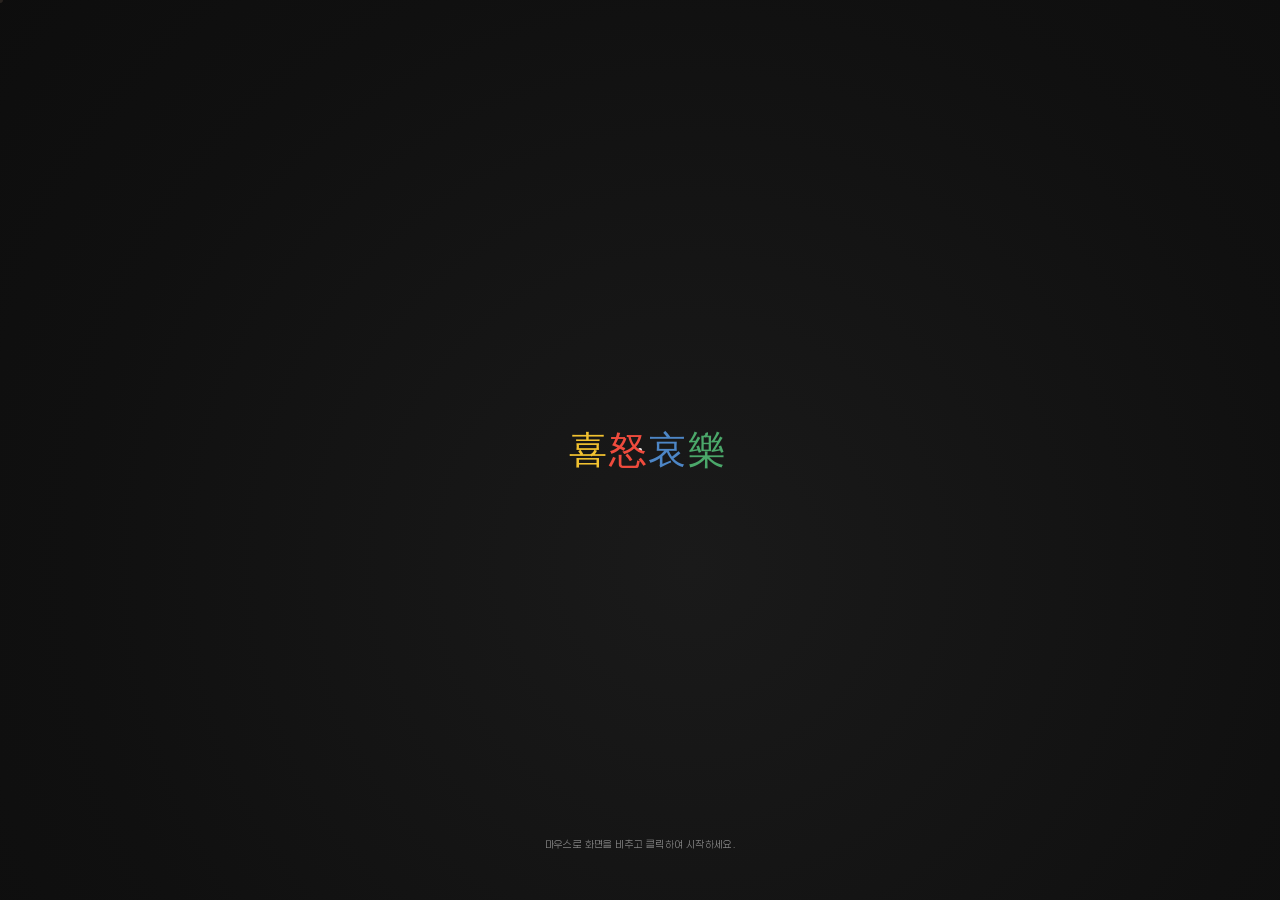
<file: index.html>
<!doctype html>
<html lang="ko">
  <head>
    <script>(()=>{if(!/^https?:$/.test(location.protocol)||!window.fetch)return;const base=new URL("./",document.baseURI);const pages={Home:"Home.html",Info:"Info.html",joy:"joy.html",anger:"anger.html",sorrow:"sorrow.html",pleasure:"pleasure.html"};const characters={joy:["joy.webp","joy-01.webp","joy-04.webp"],anger:["anger.webp","anger-03.webp","anger-04.webp"],sorrow:["sorrow.webp","sorrow-01.webp","sorrow-04.webp"],pleasure:["pleasure.webp","pleasure-01.webp","pleasure-04.webp"]};const current=location.pathname.split("/").pop().replace(/\.html$/,"")||"index";if(!["index","Home","Info"].includes(current))return;const queue=[],finished=new Set;const routes=new Map(Object.entries(pages).map(([name,path])=>[new URL(path,base).href,name]));let ready=false,running=false,stopped=false,timer=0,idle=0,hoverTimer=0,cancelActive,activeTask;const constrained=()=>navigator.connection?.saveData||/(^|-)2g$/.test(navigator.connection?.effectiveType||"");const available=()=>ready&&!stopped&&!document.hidden&&navigator.onLine!==false&&!constrained();function add(path,documentFile=false,first=false){const url=new URL(path,base).href;if(finished.has(url)||activeTask?.url===url)return;const existing=queue.findIndex(task=>task.url===url);if(existing>=0){if(!first)return;queue.splice(existing,1)}queue[first?"unshift":"push"]({url:url,documentFile:documentFile})}function addPage(name,first=false){if(!pages[name]||name===current)return;const assets=characters[name]||[];for(const asset of first?[...assets].reverse():assets)add("assets/characters/"+asset,false,first);add(pages[name],true,first)}function schedule(delay=350){if(!available()||running||timer||idle||!queue.length)return;timer=setTimeout(()=>{timer=0;if(window.requestIdleCallback)idle=requestIdleCallback(()=>{idle=0;pump()},{timeout:1500});else pump()},delay)}function warm(task){return new Promise(resolve=>{const controller=new AbortController;let link,settled=false;const complete=success=>{if(settled)return;settled=true;clearTimeout(timeout);if(link){link.onload=link.onerror=null;link.remove()}controller.abort();cancelActive=null;resolve(success)};const timeout=setTimeout(()=>complete(false),8e3);cancelActive=()=>complete(false);const probe=document.createElement("link");if(task.documentFile&&probe.relList?.supports?.("prefetch")){link=probe;link.rel="prefetch";link.as="document";link.href=task.url;link.fetchPriority="low";link.onload=()=>complete(true);link.onerror=()=>complete(false);document.head.append(link)}else{fetch(task.url,{credentials:"same-origin",priority:"low",signal:controller.signal}).then(async response=>{if(!response.ok||response.redirected)return false;await response.arrayBuffer();return true}).then(complete,()=>complete(false))}})}async function pump(){if(!available()||running||!queue.length)return;running=true;const task=queue.shift();activeTask=task;if(await warm(task))finished.add(task.url);activeTask=null;running=false;schedule()}function intent(event){clearTimeout(hoverTimer);const anchor=event.target.closest?.("a[href]");if(!anchor||constrained())return;const name=routes.get(anchor.href);if(!name)return;hoverTimer=setTimeout(()=>{addPage(name,true);schedule(0)},event.type==="pointerdown"?0:120)}function pause(){clearTimeout(timer);timer=0;clearTimeout(hoverTimer);if(idle){cancelIdleCallback(idle);idle=0}if(cancelActive){queue.unshift(activeTask);cancelActive()}}function start(){ready=true}document.addEventListener("pointerover",intent,{passive:true});document.addEventListener("focusin",intent);document.addEventListener("pointerdown",intent,{passive:true});document.addEventListener("visibilitychange",()=>document.hidden?pause():schedule());window.addEventListener("offline",pause);window.addEventListener("online",()=>schedule());navigator.connection?.addEventListener("change",()=>constrained()?pause():schedule());window.addEventListener("pagehide",()=>{stopped=true;pause()});window.addEventListener("pageshow",()=>{stopped=false;schedule()});if(document.readyState==="complete")start();else window.addEventListener("load",start,{once:true})})();</script>
    <meta charset="UTF-8" />
    <meta name="viewport" content="width=device-width, initial-scale=1.0" />
    <title>감정을 마주하다 — 희로애락</title>
    <script>if(window.isSecureContext&&location.protocol!=="file:"&&"serviceWorker"in navigator){navigator.serviceWorker.register("./exhibition-font-cache.js",{scope:"./",updateViaCache:"none"}).catch(()=>{})}</script>
    <style>@font-face{font-family:Paperlogy;src:url('./assets/fonts/Paperlogy-1Thin.woff2') format('woff2');font-weight:100;font-style:normal;font-display:swap;}@font-face{font-family:Paperlogy;src:url('./assets/fonts/Paperlogy-3Light.woff2') format('woff2');font-weight:300;font-style:normal;font-display:swap;}@font-face{font-family:Paperlogy;src:url('./assets/fonts/Paperlogy-4Regular.woff2') format('woff2');font-weight:400;font-style:normal;font-display:swap;}@font-face{font-family:Paperlogy;src:url('./assets/fonts/Paperlogy-5Medium.woff2') format('woff2');font-weight:500;font-style:normal;font-display:swap;}@font-face{font-family:Paperlogy;src:url('./assets/fonts/Paperlogy-6SemiBold.woff2') format('woff2');font-weight:600;font-style:normal;font-display:swap;}@font-face{font-family:Paperlogy;src:url('./assets/fonts/Paperlogy-7Bold.woff2') format('woff2');font-weight:700 900;font-style:normal;font-display:swap;}@font-face{font-family:Inter;src:url('./assets/fonts/InterLatin-v20.woff2') format('woff2');font-weight:100 900;font-style:normal;font-display:swap;unicode-range:U+0000-00FF, U+0131, U+0152-0153, U+2000-206F, U+20AC, U+2122, U+2191,
          U+2193, U+2212;}</style>

    <style>body,
      html{margin:0;padding:0;width:100%;height:100%;overflow:hidden;background-color:#ffffff;display:flex;flex-direction:column;justify-content:center;align-items:center;font-family:'Paperlogy', sans-serif;cursor:none;}#custom-cursor{position:fixed;width:6px;height:6px;background:#28231f;border-radius:50%;pointer-events:none;z-index:9999;transform:translate(-50%, -50%);transition:width 0.2s,
          height 0.2s,
          background-color 0.2s;}h1{font-size:32px;letter-spacing:12px;font-weight:300;margin:0;padding-left:12px;}.click-guide{position:absolute;bottom:60px;z-index:10;animation:breathe 3s infinite ease-in-out;user-select:none;}@keyframes breathe{0%,
        100%{opacity:0.2;transform:translateY(0);}50%{opacity:0.7;transform:translateY(-2px);}}body.leaving .click-guide{opacity:0;animation:none;transition:opacity 0.2s ease;}body.leaving #custom-cursor{width:24px;height:24px;background:rgba(40, 35, 31, 0.08);}@media (prefers-reduced-motion: reduce){*,
        *::before,
        *::after{animation:none !important;transition-duration:0.01ms !important;}}@media (pointer: coarse), (max-width: 700px){body,
        html{cursor:auto;}#custom-cursor{display:none;}h1{font-size:clamp(27px, 8vw, 34px);letter-spacing:0.22em;padding-left:0.22em;}.click-guide{bottom:max(30px, env(safe-area-inset-bottom));letter-spacing:0.12em;}}body,
      html{display:block;background:#fff;color:#101010;}.intro-stage{position:relative;width:100%;height:100dvh;min-height:520px;overflow:hidden;background:#fff;}.click-guide{left:50%;bottom:clamp(28px, 4.5vh, 48px);transform:translateX(-50%);font-size:10px;font-weight:300;letter-spacing:0.04em;animation:none;white-space:nowrap;}@media (pointer: coarse), (max-width: 700px){.click-guide{bottom:max(24px, env(safe-area-inset-bottom));font-size:10px;}}.home-preview{position:absolute;z-index:1;inset:0;width:100%;height:100%;border:0;background:#fff;pointer-events:none;}.flashlight-veil{position:absolute;z-index:5;inset:-2px;background:radial-gradient(
          circle at 36% 42%,
          #1a1a1a 0,
          #101010 42%,
          #080808 100%
        );background-size:150% 150%;pointer-events:none;opacity:1;animation:quiet-dark 16s ease-in-out infinite alternate;transition:opacity 0.58s cubic-bezier(0.16, 1, 0.3, 1);}body.flash-ready .flashlight-veil{-webkit-mask-image:radial-gradient(
          circle var(--flash-radius, 0px) at var(--flash-x, 50%)
            var(--flash-y, 50%),
          transparent 0 68%,
          rgba(0, 0, 0, 0.38) 84%,
          #000 100%
        );mask-image:radial-gradient(
          circle var(--flash-radius, 0px) at var(--flash-x, 50%)
            var(--flash-y, 50%),
          transparent 0 68%,
          rgba(0, 0, 0, 0.38) 84%,
          #000 100%
        );}.flashlight-dot{position:absolute;z-index:7;left:50%;top:50%;width:4px;height:4px;border-radius:50%;background:#f4f4f2;transform:translate(-50%, -50%);pointer-events:none;transition:opacity 0.3s ease,
          transform 0.5s cubic-bezier(0.16, 1, 0.3, 1);animation:dot-pulse 3.4s ease-in-out infinite;}.intro-emotions{position:absolute;z-index:8;left:50%;top:50%;display:flex;gap:0.12em;margin:0;transform:translate(-50%, -50%);font-family:'Paperlogy', sans-serif;font-size:clamp(26px, 3vw, 44px);font-weight:400;letter-spacing:-0.08em;white-space:nowrap;pointer-events:none;transition:opacity 0.42s ease,
          filter 0.42s ease;}.intro-emotions span:nth-child(1){color:#f2c230;}.intro-emotions span:nth-child(2){color:#ef4b3d;}.intro-emotions span:nth-child(3){color:#4d86c6;}.intro-emotions span:nth-child(4){color:#4ba86a;}body.flash-ready .intro-emotions{opacity:0;filter:blur(2px);}body.flash-ready .flashlight-dot{opacity:0;transform:translate(-50%, -50%) scale(0.2);animation:none;}@keyframes quiet-dark{0%{background-position:18% 28%;}50%{background-position:55% 52%;}100%{background-position:84% 70%;}}@keyframes dot-pulse{0%,
        76%,
        100%{transform:translate(-50%, -50%) scale(1);opacity:0.95;}86%{transform:translate(-50%, -50%) scale(2.2);opacity:0.22;}}body.leaving .flashlight-veil{opacity:0;}body.leaving .flashlight-dot{opacity:0;}body.leaving .intro-emotions{opacity:0;}@media (prefers-reduced-motion: reduce){.flashlight-veil{animation:none;}}.click-guide{z-index:8;color:rgba(255, 255, 255, 0.5);}body.flash-ready .click-guide{opacity:0;}@media (pointer: coarse){.flashlight-dot{width:7px;height:7px;}}@media (max-width: 700px){html,
        body,
        .intro-stage{width:100%;max-width:100%;overflow:hidden;}.intro-emotions{max-width:calc(100vw - 36px);font-size:clamp(25px, 8vw, 34px);}.click-guide{max-width:calc(100vw - 36px);overflow:hidden;text-overflow:ellipsis;}}@media (max-width: 360px){.intro-emotions{font-size:25px;}.click-guide{font-size:9px;letter-spacing:0.06em;}}</style>
    <script src="exhibition-navigation.js"></script>
    <script src="navigation-click.js"></script>
    <script src="exhibition-prewarm.js" defer></script>
<script src="exhibition-analytics.js"></script>
  </head>
  <body>
    <div id="custom-cursor" aria-hidden="true"></div>

    <main class="intro-stage" id="introStage">
      <iframe
        class="home-preview"
        src="Home.html?intro-preview=1"
        title="감정 선택 화면 미리보기"
        tabindex="-1"
        aria-hidden="true"
      ></iframe>
      <div class="flashlight-veil" id="flashlightVeil" aria-hidden="true"></div>
      <div class="flashlight-dot" aria-hidden="true"></div>
      <h1 class="intro-emotions" aria-label="희로애락"
        ><span>喜</span><span>怒</span><span>哀</span><span>樂</span></h1
      >
      <p class="click-guide">마우스로 화면을 비추고 클릭하여 시작하세요.</p>
    </main>

    <script>const cursor=document.getElementById("custom-cursor");document.addEventListener("mousemove",event=>{cursor.style.left=event.clientX+"px";cursor.style.top=event.clientY+"px"});let transitioning=false;const prefersReducedMotion=matchMedia("(prefers-reduced-motion: reduce)").matches;function enterInfo(){if(transitioning)return;transitioning=true;document.body.classList.add("leaving");setTimeout(()=>{try{sessionStorage.setItem("heerorak-from-intro","1")}catch{}window.location.href="Info.html"},prefersReducedMotion?60:800)}ExhibitionNavigation.onAdvance(()=>{if(transitioning)return false;enterInfo();return true});document.addEventListener("click",()=>{if(matchMedia("(pointer: coarse)").matches&&!document.body.classList.contains("touch-ready")){document.body.classList.add("touch-ready");return}enterInfo()});document.addEventListener("keydown",event=>{if(event.code!=="Space"&&event.code!=="Enter")return;event.preventDefault();enterInfo()});</script>
    <script>let flashTargetX=innerWidth/2;let flashTargetY=innerHeight/2;let flashCurrentX=flashTargetX;let flashCurrentY=flashTargetY;let flashTargetRadius=0;let flashCurrentRadius=0;let flashLastX=flashTargetX;let flashLastY=flashTargetY;let flashLastTime=performance.now();let flashIdleTimer;let flashlightFrame=0;function startFlashlightRender(){if(!flashlightFrame&&!document.hidden)flashlightFrame=requestAnimationFrame(renderFlashlight)}function revealHome(event){const now=performance.now();const elapsed=Math.max(16,now-flashLastTime);const distance=Math.hypot(event.clientX-flashLastX,event.clientY-flashLastY);const speed=distance/elapsed*1e3;flashTargetX=event.clientX;flashTargetY=event.clientY;flashTargetRadius=Math.min(170,105+speed*.035);flashLastX=event.clientX;flashLastY=event.clientY;flashLastTime=now;document.body.classList.add("flash-ready");startFlashlightRender();clearTimeout(flashIdleTimer);flashIdleTimer=setTimeout(()=>{flashTargetRadius=0;startFlashlightRender()},1350)}addEventListener("pointermove",revealHome,{passive:true});addEventListener("pointerdown",revealHome,{passive:true});addEventListener("pointerleave",()=>{flashTargetRadius=0});function renderFlashlight(){flashlightFrame=0;if(document.hidden)return;flashCurrentX+=(flashTargetX-flashCurrentX)*.18;flashCurrentY+=(flashTargetY-flashCurrentY)*.18;flashCurrentRadius+=(flashTargetRadius-flashCurrentRadius)*(flashTargetRadius>flashCurrentRadius?.16:.075);document.documentElement.style.setProperty("--flash-x",`${flashCurrentX.toFixed(2)}px`);document.documentElement.style.setProperty("--flash-y",`${flashCurrentY.toFixed(2)}px`);document.documentElement.style.setProperty("--flash-radius",`${Math.max(0,flashCurrentRadius).toFixed(2)}px`);if(flashTargetRadius===0&&flashCurrentRadius<.7&&!document.body.classList.contains("leaving")){document.body.classList.remove("flash-ready");return}flashlightFrame=requestAnimationFrame(renderFlashlight)}addEventListener("visibilitychange",()=>{if(!document.hidden&&(flashTargetRadius>0||flashCurrentRadius>=.7))startFlashlightRender()});</script>
  </body>
</html>
</file>
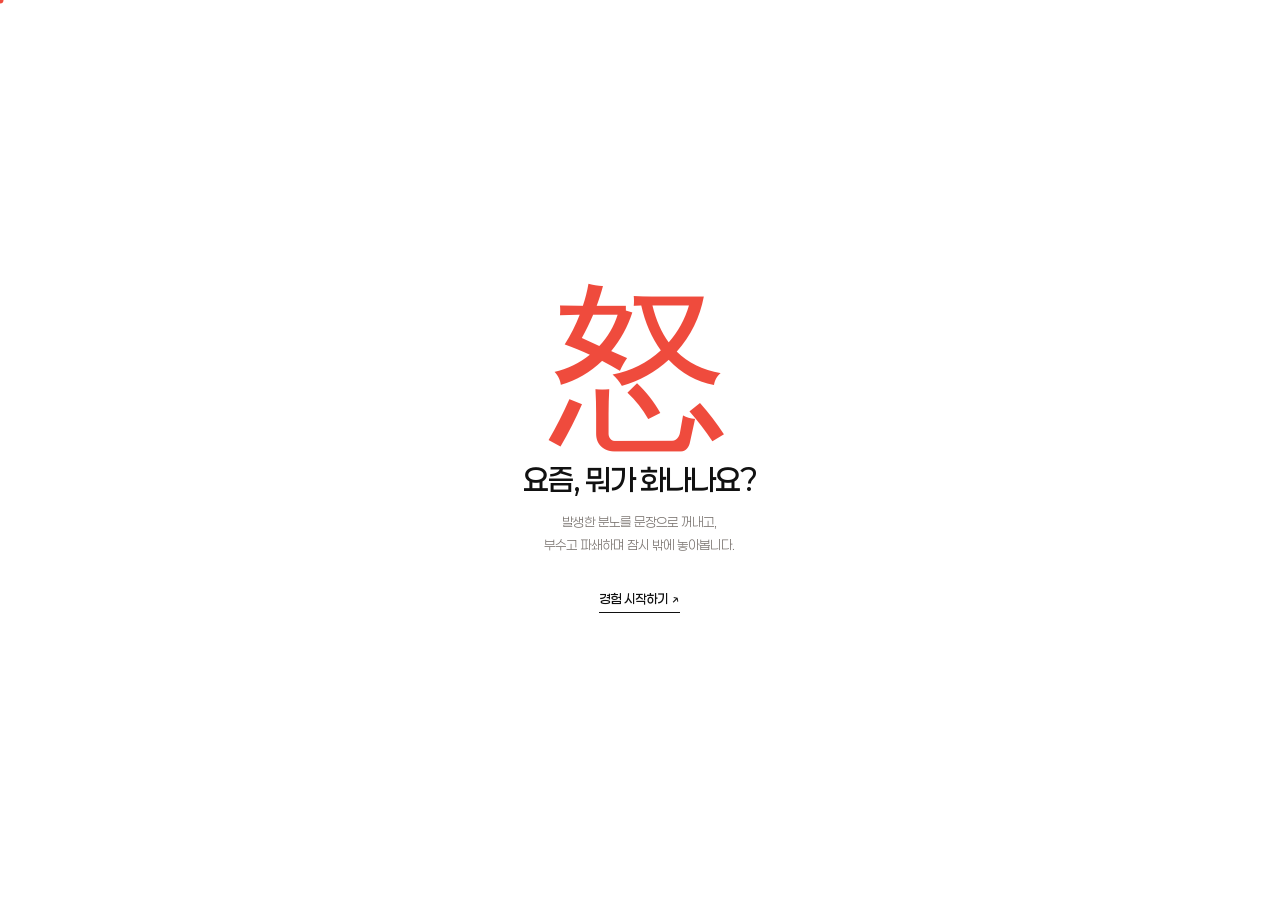
<file: anger.html>
<!doctype html>
<html lang="ko">
  <head>
    <meta charset="UTF-8" />
    <meta name="viewport" content="width=device-width,initial-scale=1" />
    <meta name="theme-color" content="#ffffff" />
    <title>로 · 분노를 통과하다 — 감정을 마주하다</title>
    <style>@font-face{font-family:Paperlogy;src:url('./assets/fonts/Paperlogy-1Thin.woff2') format('woff2');font-weight:100;font-style:normal;font-display:swap;}@font-face{font-family:Paperlogy;src:url('./assets/fonts/Paperlogy-3Light.woff2') format('woff2');font-weight:300;font-style:normal;font-display:swap;}@font-face{font-family:Paperlogy;src:url('./assets/fonts/Paperlogy-4Regular.woff2') format('woff2');font-weight:400;font-style:normal;font-display:swap;}@font-face{font-family:Paperlogy;src:url('./assets/fonts/Paperlogy-5Medium.woff2') format('woff2');font-weight:500;font-style:normal;font-display:swap;}@font-face{font-family:Paperlogy;src:url('./assets/fonts/Paperlogy-7Bold.woff2') format('woff2');font-weight:700 900;font-style:normal;font-display:swap;}@font-face{font-family:Inter;src:url('./assets/fonts/InterLatin-v20.woff2') format('woff2');font-weight:100 900;font-style:normal;font-display:swap;unicode-range:U+0000-00FF, U+0131, U+0152-0153, U+2000-206F, U+20AC, U+2122, U+2191,
          U+2193, U+2212;}</style>
    <style>:root{--paper:#fff;--ink:#111;--muted:#77716d;--line:rgba(17, 17, 17, 0.18);--anger:#ef4b3d;--anger-soft:#fff0ed;}*{box-sizing:border-box;}html,
      body{margin:0;width:100%;height:100%;overflow:hidden;background:var(--paper);}body{font-family:Paperlogy, sans-serif;color:var(--ink);font-weight:300;}button,
      input,
      a{font:inherit;}button{color:inherit;}button:focus-visible,
      a:focus-visible,
      input:focus-visible{outline:1px solid var(--ink);outline-offset:5px;}.counter,
      .stage-index,
      .top-progress{font-family:Inter, sans-serif;}.app{position:relative;width:100vw;height:100vh;min-height:620px;overflow:hidden;background:var(--paper);isolation:isolate;}.app::before{content:'';position:absolute;left:0;right:0;top:62px;height:1px;background:var(--line);z-index:80;}.topbar{position:absolute;left:0;right:0;top:0;z-index:90;height:62px;display:grid;grid-template-columns:1fr auto 1fr;align-items:center;padding:0 32px;background:rgba(255, 255, 255, 0.96);}.brand,
      .home-link{color:var(--ink);text-decoration:none;font-size:12px;}.brand{font-weight:500;}.home-link{justify-self:end;color:var(--muted);transition:color 0.2s;}.home-link:hover{color:var(--anger);}.top-progress{font-size:10px;font-weight:500;letter-spacing:0.12em;color:var(--anger);}.stage{position:absolute;inset:0;z-index:5;display:none;padding:104px 5vw 36px;background:var(--paper);}.stage.active{display:block;animation:stage-in 0.48s cubic-bezier(0.16, 1, 0.3, 1);}@keyframes stage-in{from{opacity:0;transform:translateY(8px);}to{opacity:1;transform:none;}}.stage-layout{display:grid;grid-template-columns:minmax(250px, 30vw) minmax(0, 1fr);gap:clamp(34px, 6vw, 96px);height:100%;}.stage-copy{align-self:center;max-width:390px;}.stage-index{margin:0 0 22px;color:var(--anger);font-size:10px;letter-spacing:0.14em;}.stage-copy h1{margin:0;font-size:clamp(36px, 4.2vw, 62px);font-weight:500;line-height:1.12;letter-spacing:-0.035em;word-break:keep-all;overflow-wrap:anywhere;}.stage-copy > p:not(.stage-index){max-width:330px;margin:28px 0 0;color:var(--muted);font-size:13px;line-height:1.8;word-break:keep-all;}.stage-copy .privacy{display:block;margin-top:28px;color:#9c9692;font-size:9px;line-height:1.7;}.interaction{position:relative;min-width:0;height:100%;overflow:hidden;}.field-note{position:absolute;left:0;top:0;margin:0;color:var(--muted);font-size:11px;letter-spacing:0.02em;}.text-action{appearance:none;border:0;border-bottom:1px solid currentColor;padding:0 0 5px;background:none;color:var(--ink);font-size:13px;font-weight:500;cursor:pointer;}.text-action:hover{color:var(--anger);}.text-action[hidden]{display:none;}.cursor{position:fixed;left:0;top:0;z-index:200;width:7px;height:7px;border-radius:50%;background:var(--anger);pointer-events:none;transform:translate(-50%, -50%);transition:width 0.18s,
          height 0.18s,
          background 0.18s;}.cursor.active{width:32px;height:32px;background:rgba(239, 75, 61, 0.13);border:1px solid var(--anger);}.anger-transition{position:fixed;inset:0;z-index:260;display:grid;place-items:center;background:var(--anger);color:#fff;visibility:hidden;pointer-events:none;transform:translateX(-102%);}.anger-transition span{font-size:clamp(34px, 5vw, 66px);font-weight:200;line-height:1;}.anger-transition.play{visibility:visible;animation:anger-wipe 0.9s cubic-bezier(0.76, 0, 0.24, 1) both;}@keyframes anger-wipe{0%{transform:translateX(-102%);}42%,
        56%{transform:translateX(0);}100%{transform:translateX(102%);}}.intro{position:absolute;inset:0;z-index:120;display:grid;place-items:center;background:var(--paper);transition:opacity 0.55s,
          visibility 0.55s;}.intro.hidden{opacity:0;visibility:hidden;pointer-events:none;}.intro-inner{text-align:center;}.intro p.intro-hanja{margin:0;color:var(--anger);font-size:clamp(100px, 14vw, 190px);font-weight:100;line-height:0.8;}.intro h1{margin:34px 0 0;font-size:clamp(24px, 2.3vw, 34px);font-weight:500;letter-spacing:-0.035em;line-height:1.12;word-break:keep-all;overflow-wrap:anywhere;}.intro p{margin:14px 0 0;color:var(--muted);font-size:13px;line-height:1.75;}.intro .text-action{margin-top:34px;}.target-field{position:absolute;inset:0;overflow:hidden;}.target-field > .field-note,
      .target-count{pointer-events:none;user-select:none;}.target{position:absolute;z-index:1;left:0;top:0;width:112px;height:112px;border:0;padding:0;background:transparent;color:var(--ink);font-size:13px;font-weight:500;cursor:pointer;transform:translate3d(0, 0, 0);will-change:transform;}.target-character{display:block;width:100%;height:100%;object-fit:contain;pointer-events:none;transition:transform 0.25s ease;}.target.pressed .target-character{transform:scale(1.1, 0.88);}.target:not(.pressed):hover .target-character{transform:rotate(-9deg);}.target-speech{position:absolute;left:50%;bottom:100%;transform:translateX(-50%);padding:7px 9px;border:1px solid currentColor;background:#fff;font-size:14px;white-space:nowrap;pointer-events:none;}.target.pressed{animation:target-press 0.22s;}.target.complete{pointer-events:none;opacity:0;transition:opacity 0.4s;}@keyframes target-press{50%{scale:0.9;}}.target-count{position:absolute;right:0;bottom:4px;color:rgba(17, 17, 17, 0.22);font-family:Inter, sans-serif;font-size:clamp(54px, 7vw, 96px);font-weight:300;letter-spacing:-0.07em;}.target-ripple{position:absolute;width:16px;height:16px;border:1px solid var(--anger);border-radius:50%;pointer-events:none;transform:translate(-50%, -50%);animation:target-ripple 0.58s ease-out forwards;}@keyframes target-ripple{to{width:96px;height:96px;opacity:0;}}.click-trace{position:absolute;width:5px;height:5px;border-radius:50%;background:var(--anger);pointer-events:none;animation:trace-out 0.9s forwards;}@keyframes trace-out{to{opacity:0;transform:scale(3);}}.system-message{position:fixed;inset:62px 0 0;z-index:180;display:flex;flex-direction:column;justify-content:center;align-items:center;margin:0;background:rgba(255, 255, 255, 0.96);color:var(--ink);text-align:center;opacity:0;visibility:hidden;pointer-events:none;transition:opacity 0.24s,
          visibility 0.24s;}.system-message.show{opacity:1;visibility:visible;pointer-events:auto;}.system-message span{font-size:clamp(17px, 1.7vw, 25px);font-weight:300;line-height:1.25;letter-spacing:-0.035em;}.system-message strong{margin-top:6px;color:var(--anger);font-size:clamp(19px, 2.1vw, 32px);font-weight:500;line-height:1.16;letter-spacing:-0.045em;}.system-message small{margin-top:20px;color:var(--muted);font-size:10px;font-weight:300;}.reflection{position:absolute;inset:0;z-index:10;display:flex;flex-direction:column;justify-content:center;align-items:flex-start;background:var(--paper);pointer-events:none;opacity:0;transition:opacity 0.5s;}.reflection.show{opacity:1;pointer-events:auto;}.reflection p{margin:0;font-size:clamp(30px, 4.3vw, 64px);font-weight:300;line-height:1.16;letter-spacing:-0.055em;}.reflection p + p{margin-top:38px;color:var(--muted);font-size:clamp(17px, 2vw, 28px);line-height:1.45;}.reflection .text-action{margin-top:42px;opacity:0;transform:translateY(10px);transition:0.45s;}.reflection.ready .text-action{opacity:1;transform:none;}#stageOne.reflecting .stage-layout{display:block;}#stageOne.reflecting .stage-copy{display:none;}#stageOne.reflecting .interaction{height:100%;}#stageOne.reflecting .reflection{padding:0 clamp(24px, 15vw, 240px);}.tower-scene{position:absolute;inset:0;overflow:hidden;}.tower-guide{position:absolute;left:0;top:0;z-index:30;margin:0;color:var(--muted);font-size:11px;line-height:1.6;}.tower-guide strong{color:var(--ink);font-weight:500;}.tower-ground{position:absolute;left:6%;right:6%;bottom:116px;height:1px;background:var(--ink);}.tower{position:absolute;left:6%;right:6%;bottom:117px;height:0;z-index:8;}.sentence-block{position:absolute;left:50%;display:block;max-width:84%;min-width:210px;padding:12px 18px;border:1px solid var(--ink);background:var(--ink);color:#fff;font-size:clamp(15px, 1.35vw, 20px);font-weight:300;line-height:1.45;text-align:left;word-break:keep-all;transform-origin:50% 100%;transition:background-color 0.16s,
          color 0.16s,
          border-color 0.16s,
          opacity 0.12s;will-change:transform, bottom, opacity;}.sentence-block .syllable{display:inline-block;white-space:pre;}.sentence-block.breakable{cursor:grab;touch-action:none;user-select:none;}.sentence-block.breakable:hover,
      .sentence-block.breakable:focus-visible{border-color:var(--anger);background:var(--anger);outline:0;}.sentence-block.dragging{z-index:42;cursor:grabbing;background:var(--anger);border-color:var(--anger);}.sentence-block.break-armed{border-color:var(--anger);background:var(--anger);animation:block-resist 0.12s linear 2;}.sentence-block.breaking{opacity:0;pointer-events:none;}@keyframes block-resist{25%{translate:4px 0;}75%{translate:-4px 0;}}.sentence-form{position:absolute;left:0;right:0;bottom:40px;z-index:35;display:grid;grid-template-columns:1fr auto;align-items:end;border-bottom:1px solid var(--ink);}.sentence-form input{width:100%;min-width:0;border:0;outline:0;padding:13px 0;background:transparent;color:var(--ink);font-size:18px;font-weight:300;}.sentence-form input::placeholder{color:#aaa5a1;}.sentence-form button{border:0;padding:13px 0 13px 20px;background:none;color:var(--ink);font-size:12px;cursor:pointer;}.sentence-form button:hover{color:var(--anger);}.stage-two-footer{position:absolute;left:0;right:0;bottom:0;z-index:40;display:grid;gap:16px;}.sentence-status{display:flex;justify-content:space-between;margin:0;color:var(--muted);font-size:10px;}.sentence-status .counter{color:var(--anger);}.fragment-layer{position:absolute;inset:0;z-index:18;pointer-events:none;}.text-fragment{position:absolute;color:var(--ink);font-size:18px;font-weight:500;line-height:1;will-change:transform;}.collapse-copy{position:absolute;left:0;top:46%;z-index:28;margin:0;color:var(--ink);font-size:clamp(26px, 3.6vw, 54px);line-height:1.25;letter-spacing:-0.045em;opacity:0;transform:translateY(10px);transition:0.45s;pointer-events:none;}.collapse-copy.show{opacity:1;transform:none;}.forming-file{position:absolute;right:9%;bottom:118px;z-index:25;width:176px;height:220px;padding:42px 20px 18px;background:var(--anger);color:#fff;clip-path:polygon(0 0, 72% 0, 100% 22%, 100% 100%, 0 100%);opacity:0;transform:translateY(-12px);transition:opacity 0.3s,
          transform 0.5s cubic-bezier(0.16, 1, 0.3, 1);}.forming-file::before{content:'';position:absolute;right:0;top:0;width:28%;height:22%;background:#fff;clip-path:polygon(0 0, 100% 100%, 0 100%);}.forming-file.show{opacity:1;transform:none;}.forming-file.settle{animation:file-settle 0.46s cubic-bezier(0.2, 0.8, 0.2, 1);}@keyframes file-settle{55%{transform:translateY(8px);}75%{transform:translateY(-2px);}100%{transform:none;}}.forming-file small{display:block;margin-bottom:12px;font-family:Inter, sans-serif;font-size:9px;letter-spacing:0.1em;}.forming-file-lines{display:grid;gap:6px;font-size:10px;line-height:1.4;overflow:hidden;}.forming-file-lines span{display:block;white-space:nowrap;overflow:hidden;text-overflow:ellipsis;}.stage-two-actions{display:none;justify-content:flex-end;flex-wrap:wrap;align-items:center;gap:26px;}.stage-two-actions:has(button:not([hidden])){display:flex;}.shred-scene{position:absolute;inset:0;overflow:hidden;}.shred-note{position:absolute;left:0;top:0;margin:0;color:var(--muted);font-size:11px;line-height:1.65;}.anger-file{position:absolute;left:8%;top:18%;z-index:12;width:190px;height:238px;padding:46px 20px 18px;background:var(--anger);color:#fff;clip-path:polygon(0 0, 74% 0, 100% 21%, 100% 100%, 0 100%);cursor:grab;touch-action:none;user-select:none;will-change:left, top, transform;}.anger-file::before{content:'';position:absolute;right:0;top:0;width:26%;height:21%;background:#fff;clip-path:polygon(0 0, 100% 100%, 0 100%);}.anger-file.dragging{cursor:grabbing;}.anger-file.armed{cursor:default;transition:left 0.38s cubic-bezier(0.16, 1, 0.3, 1),
          top 0.38s cubic-bezier(0.16, 1, 0.3, 1),
          transform 0.12s;}.anger-file-title{display:block;margin-bottom:14px;font-family:Inter, sans-serif;font-size:9px;letter-spacing:0.1em;}.anger-file-text{display:grid;gap:7px;max-height:150px;overflow:hidden;font-size:10px;line-height:1.35;}.anger-file-text span{white-space:nowrap;overflow:hidden;text-overflow:ellipsis;}.shredder{position:absolute;right:6%;top:47%;z-index:20;width:min(430px, 49vw);height:170px;transform:translateY(-50%);}.shredder-slot{position:absolute;left:8%;right:8%;top:0;height:28px;border:2px solid var(--ink);background:#fff;transition:background 0.2s,
          border-color 0.2s;}.shredder-slot.hot{border-color:var(--anger);background:var(--anger-soft);}.shredder-body{position:absolute;left:0;right:0;top:28px;bottom:0;background:var(--ink);color:#fff;display:grid;place-items:center;font-family:Inter, sans-serif;font-size:9px;letter-spacing:0.18em;}.shredder-body::before,
      .shredder-body::after{content:'';position:absolute;bottom:-22px;width:18px;height:22px;background:var(--ink);}.shredder-body::before{left:26px;}.shredder-body::after{right:26px;}.shredder.impact{animation:shred-impact 0.1s linear;}@keyframes shred-impact{25%{transform:translate(3px, calc(-50% - 2px));}75%{transform:translate(-3px, calc(-50% + 2px));}}.shred-fall{position:absolute;right:6%;top:calc(47% + 84px);z-index:10;width:min(430px, 49vw);bottom:54px;overflow:hidden;}.paper-strip{position:absolute;top:-4px;min-width:9px;max-width:22px;min-height:48px;padding:3px 2px;background:#fff;border:1px solid var(--ink);color:var(--anger);font-size:9px;line-height:1;writing-mode:vertical-rl;will-change:transform, opacity;}.shred-controls{position:absolute;left:0;right:0;bottom:4px;display:flex;align-items:end;justify-content:flex-start;}.shred-help{max-width:360px;margin:0;color:var(--muted);font-size:11px;line-height:1.6;}.shred-count{display:none;}.final-scene{position:absolute;inset:0;z-index:150;display:grid;align-content:center;padding:8vw;background:var(--paper);opacity:0;visibility:hidden;transition:opacity 0.8s;}.final-scene.show{opacity:1;visibility:visible;}.final-scene h2{max-width:900px;margin:0;font-size:clamp(38px, 6vw, 86px);font-weight:300;line-height:1.12;letter-spacing:-0.035em;word-break:keep-all;overflow-wrap:anywhere;}.final-scene p{margin:30px 0 0;color:var(--muted);font-size:14px;line-height:1.8;}.final-actions{display:flex;gap:28px;margin-top:48px;}.final-actions a,
      .final-actions button{appearance:none;border:0;border-bottom:1px solid currentColor;padding:0 0 5px;background:none;color:var(--ink);text-decoration:none;font-size:13px;cursor:pointer;}.final-actions a:hover,
      .final-actions button:hover{color:var(--anger);}@media (max-width: 900px){.stage-layout{grid-template-columns:minmax(220px, 28vw) minmax(0, 1fr);gap:32px;}.stage-copy h1{font-size:48px;}.stage-copy > p:not(.stage-index){font-size:12px;}.target{width:96px;height:96px;}.sentence-block{max-width:88%;font-size:15px;}}@media (max-width: 700px){html,
        body{overflow:hidden;}.app{height:100dvh;min-height:560px;}.app::before{top:54px;}.topbar{height:54px;padding:0 16px;grid-template-columns:1fr auto 1fr;}.brand,
        .home-link{font-size:10px;}.top-progress{font-size:9px;}.stage{padding:76px 18px 18px;overflow-y:auto;}.stage-layout{display:grid;grid-template-columns:1fr;height:auto;min-height:calc(100dvh - 94px);}.stage-copy{align-self:start;}.stage-index{margin-bottom:10px;}.stage-copy h1{line-height:1.12;}.stage-copy > p:not(.stage-index){margin-top:12px;line-height:1.55;}.stage-copy .privacy{display:none;}.interaction{min-height:430px;}.field-note,
        .tower-guide,
        .shred-note{font-size:10px;}.target{width:88px;height:88px;font-size:11px;}.target-count{font-size:48px;}.system-message{inset:54px 0 0;padding:24px;}.reflection p + p{font-size:17px;margin-top:26px;}.reflection .text-action{margin-top:30px;}#stageOne.reflecting .reflection{padding:0 4vw;}.tower-ground{left:0;right:0;bottom:102px;}.tower{left:0;right:0;bottom:103px;}.sentence-block{min-width:150px;padding:9px 12px;font-size:13px;}.sentence-form{bottom:30px;}.sentence-form input{font-size:15px;padding:10px 0;}.sentence-form button{padding:10px 0 10px 16px;}.forming-file{bottom:104px;width:134px;height:172px;padding:34px 14px 14px;}.forming-file-lines{font-size:8px;}.collapse-copy{top:38%;}.stage-two-actions{gap:18px;}.anger-file{top:15%;height:174px;padding:35px 14px 12px;}.anger-file-text{font-size:8px;gap:4px;max-height:105px;}.shredder{top:51%;height:130px;}.shred-fall{top:calc(51% + 64px);bottom:58px;}.shred-controls{bottom:0;}.shred-help{font-size:10px;}.final-scene{padding:24px;}.final-scene p{font-size:13px;}.final-actions{flex-wrap:wrap;}.cursor{display:none;}}@media (max-width: 700px) and (max-height: 700px){.stage-layout{grid-template-rows:auto minmax(360px, 1fr);}.interaction{min-height:360px;}.stage-copy > p:not(.stage-index){display:none;}.tower-ground{bottom:88px;}.tower{bottom:89px;}.sentence-form{bottom:25px;}.forming-file{bottom:90px;}.shredder{top:48%;}.shred-fall{top:calc(48% + 64px);}}@media (max-width: 700px){html,
        body,
        .app{width:100%;max-width:100%;overflow-x:hidden;}.topbar{gap:10px;}.brand,
        .home-link{max-width:34vw;overflow:hidden;text-overflow:ellipsis;white-space:nowrap;}.stage{width:100%;max-width:100%;padding-left:16px;padding-right:16px;}.stage-layout{width:100%;min-width:0;grid-template-rows:auto minmax(390px, 1fr);gap:18px;}.stage-copy,
        .interaction,
        .target-field,
        .tower-scene,
        .shred-scene{width:100%;min-width:0;max-width:100%;}.stage-copy h1{max-width:100%;font-size:clamp(32px, 10vw, 40px);white-space:normal;}.stage-copy > p:not(.stage-index){max-width:100%;font-size:11px;word-break:keep-all;}.system-message{padding-left:20px;padding-right:20px;text-align:center;}.system-message span{font-size:16px;}.system-message strong{font-size:19px;word-break:keep-all;}.reflection{max-width:100%;padding-left:12px;padding-right:12px;}.reflection p{font-size:clamp(25px, 8vw, 31px);word-break:keep-all;}.sentence-block{max-width:min(94%, calc(100vw - 48px));word-break:keep-all;}.sentence-form{left:0;right:0;width:100%;min-width:0;}.sentence-form input{min-width:0;}.sentence-status{gap:8px;}.sentence-status span{min-width:0;word-break:keep-all;}.stage-two-actions{justify-content:flex-end;flex-wrap:wrap;max-width:100%;}.collapse-copy{max-width:58%;font-size:clamp(23px, 7.5vw, 28px);word-break:keep-all;}.forming-file{right:2%;max-width:38vw;}.anger-file{left:2%;width:min(34vw, 134px);}.shredder,
        .shred-fall{right:0;width:min(58vw, 250px);}.shred-help{max-width:46vw;word-break:keep-all;}.final-scene h2{max-width:100%;font-size:clamp(34px, 10.5vw, 42px);word-break:keep-all;}.final-scene p{max-width:100%;word-break:keep-all;}.final-actions{gap:18px;}}@media (max-width: 360px){.stage{padding-left:12px;padding-right:12px;}.stage-copy h1{font-size:31px;}.stage-copy > p:not(.stage-index){font-size:10px;}.interaction{min-height:370px;}.stage-layout{grid-template-rows:auto minmax(370px, 1fr);}.sentence-block{font-size:12px;}.sentence-form input{font-size:13px;}.final-scene{padding:18px;}.final-scene h2{font-size:32px;}}@media (pointer: fine){html,
        body,
        button,
        input,
        a,
        .target,
        .sentence-block,
        .anger-file,
        .text-action{cursor:none !important;}.cursor{display:block;z-index:1000;}}@media (pointer: coarse){.cursor{display:none;}.tower.ready:hover{animation:none;}.target,
        .anger-file{touch-action:none;}}@media (prefers-reduced-motion: reduce){*,
        *::before,
        *::after{animation-duration:0.01ms !important;animation-iteration-count:1 !important;transition-duration:0.01ms !important;}.tower.ready:hover{animation:none;}.anger-transition span{font-size:32px;}}</style>
    <script src="exhibition-navigation.js"></script>
    <script src="navigation-click.js"></script>
  <style>
.target-field.input-rejected{outline:3px solid #c32f27;outline-offset:-3px;}
#targetField.input-rejected{outline:3px solid #c32f27;outline-offset:-3px;}
.system-message.show{color:#98261f;background:#fff;border:2px solid #c32f27;padding:20px 24px;}
.system-message strong{font-size:clamp(18px,2vw,24px);line-height:1.5;}
.system-message small{font-size:15px;color:#4b302e;}
.forming-file,.tower-guide,.tower-ground,.stage-two-footer{pointer-events:none;}
.stage-two-footer button,.stage-two-footer a{pointer-events:auto;}
#stageThree.released .stage-copy,#stageThree.released .shredder{opacity:0;transition:opacity .7s ease;pointer-events:none;}
.shred-scene{--machine-width:min(430px, 94%);--machine-right:3%;--machine-top:calc(47% - 40px);--machine-height:80px;--machine-cap:24px;}
.shredder{position:absolute;z-index:20;right:var(--machine-right);top:var(--machine-top);width:var(--machine-width);height:var(--machine-height);transform:none;background:#111;border-radius:6px;overflow:hidden;}
.shredder::before{content:"";position:absolute;inset:0 0 auto;height:var(--machine-cap);background:#343434;clip-path:polygon(4% 0,96% 0,100% 100%,0 100%);}
.shredder::after{content:none;}
.shredder-slot{position:absolute;left:20%;right:20%;top:12px;height:5px;border:0;border-radius:3px;background:#080808;}
.shredder-slot.hot{background:#080808;border:0;}
.shredder-body{position:absolute;inset:var(--machine-cap) 0 0;background:#111;border-radius:0;font-size:0;letter-spacing:0;}
.shredder-body::before,.shredder-body::after{content:none;}
.shred-fall{position:absolute;overflow:hidden;right:var(--machine-right);top:calc(var(--machine-top) + var(--machine-height));width:var(--machine-width);height:auto;bottom:54px;z-index:10;border-radius:0;pointer-events:none;}
.anger-file.armed{z-index:22;pointer-events:none;clip-path:inset(0 0 var(--cut-away,18px));transition:transform .22s linear,clip-path .22s linear;}
@keyframes shred-impact{0%,100%{transform:translateX(0);}35%{transform:translateX(-2px);}70%{transform:translateX(2px);}}
@media(max-width:700px){.shred-scene{--machine-width:min(300px, 76vw);--machine-right:0%;--machine-top:calc(48% - 30px);--machine-height:60px;--machine-cap:20px;}.shredder-slot{top:10px;}.shred-fall{bottom:58px;}}
</style>
<script src="exhibition-sound.js"></script>
<script src="exhibition-analytics.js"></script>
</head>
  <body>
    <main class="app" id="app">
      <div class="cursor" id="cursor" aria-hidden="true"></div>
      <div class="anger-transition" id="angerTransition" aria-hidden="true"
        ><span>怒</span></div
      >
      <header class="topbar"
        ><a class="brand" href="Home.html">감정을 마주하다</a
        ><span class="top-progress" id="topProgress">怒 · 00 / 03</span
        ><a class="home-link" href="Home.html">감정 선택 ↗</a></header
      >
      <section class="intro" id="intro"
        ><div class="intro-inner"
          ><p class="intro-hanja">怒</p><h1>요즘, 뭐가 화나나요?</h1
          ><p
            >발생한 분노를 문장으로 꺼내고,<br />부수고 파쇄하며 잠시 밖에
            놓아봅니다.</p
          ><button class="text-action" id="beginButton"
            >경험 시작하기 ↗</button
          ></div
        ></section
      >
      <section class="stage" id="stageOne" aria-labelledby="stageOneTitle">
        <div class="stage-layout"
          ><div class="stage-copy"
            ><p class="stage-index">01 / 분노 발생</p
            ><h1 id="stageOneTitle">어디 한번<br />잡아볼까요?</h1
            ><p
              >분명히 누른 행동이 언제나 인정되는 것은 아닙니다. 화면 안의 빨간
              캐릭터를 여덟 번 잡아보세요.</p
            ></div
          >
          <div class="interaction"
            ><div class="target-field" id="targetField"
              ><p class="field-note" id="targetNote"
                >빨간 친구를 눌러 잡아보세요.</p
              ><button
                class="target"
                id="targetButton"
                type="button"
                aria-label="빨간 캐릭터 잡기"
                ><img
                  class="target-character"
                  id="targetCharacter"
                  src="assets/characters/anger.webp"
                  width="384"
                  height="384"
                  alt=""
                  draggable="false"
                /><span
                  class="target-speech"
                  id="targetSpeech"
                  aria-hidden="true"
                  >여기인데?</span
                ></button
              ><div class="target-count" id="targetCount" aria-live="polite"
                >0 / 8</div
              ><div class="reflection" id="stageOneReflection"
                ><p>분명 닿았는데,<br /><strong>인정되지 않았습니다.</strong></p
                ><p>방금처럼, 분명했지만<br />무시당했던 순간이 있나요?</p
                ><button class="text-action" id="toStageTwo" type="button"
                  >그 말을 꺼내기 →</button
                ></div
              ></div
            ></div
          > </div
        ><p class="system-message" id="systemMessage" aria-live="assertive"
          ><span>분명 잡았습니다.</span
          ><strong>하지만 입력이 인정되지 않았습니다.</strong
          ><small>다시 시도하세요.</small></p
        >
      </section>
      <section class="stage" id="stageTwo" aria-labelledby="stageTwoTitle">
        <div class="stage-layout"
          ><div class="stage-copy"
            ><p class="stage-index">02 / 분노 표현</p
            ><h1 id="stageTwoTitle">참았던 말을<br />적어보세요.</h1
            ><p
              >마음에 걸린 말을 문장으로 꺼내세요. 쌓인 문장은 사라지지 않고
              하나의 물리적인 탑이 됩니다.</p
            ><small class="privacy"
              >입력한 문장은 서버로 전송되지 않으며 현재 브라우저 안에서만
              처리됩니다.</small
            ></div
          >
          <div class="interaction"
            ><div class="tower-scene" id="towerScene"
              ><p class="tower-guide" id="towerGuide" aria-live="polite"
                >마음에 걸린 말을 적어보세요.</p
              ><div class="tower-ground"></div
              ><div
                class="tower"
                id="sentenceTower"
                aria-label="입력한 문장으로 쌓인 탑"
              ></div
              ><div class="fragment-layer" id="fragmentLayer"></div
              ><p class="collapse-copy" id="collapseCopy"
                >흩어진 말을 모아,<br />밖으로 내보냅니다.</p
              ><div class="forming-file" id="formingFile" aria-hidden="true"
                ><small>ANGER_FILE.TXT</small
                ><div
                  class="forming-file-lines"
                  id="formingFileLines"
                ></div></div
              ><form class="sentence-form" id="sentenceForm"
                ><input
                  id="sentenceInput"
                  maxlength="80"
                  autocomplete="off"
                  placeholder="마음에 걸린 말을 적어보세요."
                  aria-label="마음에 걸린 문장"
                /><button type="submit">기록 ↵</button></form
              ><div class="stage-two-footer"
                ><p class="sentence-status"
                  ><span id="sentenceGuide">최소 세 문장이 필요합니다.</span
                  ><span class="counter" id="sentenceCount">0 / 8</span></p
                ><div class="stage-two-actions"
                  ><button
                    class="text-action"
                    id="moreSentence"
                    type="button"
                    hidden
                    >문장 더 꺼내기 ↩</button
                  ><button
                    class="text-action"
                    id="toStageThree"
                    type="button"
                    hidden
                    >분노 파일 내보내기 →</button
                  ></div
                ></div
              ></div
            ></div
          >
        </div>
      </section>
      <section class="stage" id="stageThree" aria-labelledby="stageThreeTitle">
        <div class="stage-layout"
          ><div class="stage-copy"
            ><p class="stage-index">03 / 분노 해소</p
            ><h1 id="stageThreeTitle">이 말은 여기<br />두고 갈게요.</h1
            ><p
              >문장이 들어 있는 분노 파일을 파쇄기까지 직접 옮기고 끝까지 잘게
              나눕니다.</p
            ><small class="privacy"
              >분노를 없애는 것이 아니라 잠시 나의 바깥에 놓는
              과정입니다.</small
            ></div
          >
          <div class="interaction"
            ><div class="shred-scene" id="shredScene"
              ><p class="shred-note" id="shredNote"
                >파일 전체를 잡아 파쇄기 입구로 옮기세요.</p
              ><div
                class="anger-file"
                id="angerFile"
                role="button"
                tabindex="0"
                aria-label="분노 파일, 파쇄기로 드래그"
                ><span class="anger-file-title">ANGER_FILE.TXT</span
                ><div class="anger-file-text" id="angerFileText"></div></div
              ><div class="shredder" id="shredder"
                ><div class="shredder-slot" id="shredderSlot"></div
                ><div class="shredder-body" id="shredderBody">파쇄기</div></div
              ><div class="shred-fall" id="shredFall"></div
              ><div class="shred-controls"
                ><p class="shred-help" id="shredHelp"
                  >파일을 입구 가까이에 놓으면 파쇄기가 반응합니다.</p
                ><div
                  class="shred-count"
                  id="shredCount"
                  aria-hidden="true"
                ></div></div></div
          ></div>
        </div>
      </section>
      <section class="final-scene" id="finalScene"
        ><h2
          >꺼낸 말은 여기 두고 가세요.</h2
        ><div class="final-actions"
          ><a href="Home.html">다른 감정 선택하기 ↗</a
          ><button id="restartButton" type="button"
            >분노 다시 마주하기</button
          ></div
        ></section
      >
    </main>
    <script>const q=function(selector,root){return(root||document).querySelector(selector)};const qa=function(selector,root){return Array.from((root||document).querySelectorAll(selector))};const clamp=function(value,min,max){return Math.max(min,Math.min(max,value))};const reducedMotion=matchMedia("(prefers-reduced-motion: reduce)").matches;const coarsePointer=matchMedia("(pointer:coarse)").matches;const cursor=q("#cursor");const stages=[q("#stageOne"),q("#stageTwo"),q("#stageThree")];const state={stage:-1,acknowledged:0,actualHits:0,ignored:false,finalCatchable:false,sentences:[],breakingStarted:false,brokenBlocks:0,breakTotal:0,pendingShatters:0,collapsed:false,particles:[],fileArmed:false,shredCount:0};addEventListener("pointermove",function(event){cursor.style.left=event.clientX+"px";cursor.style.top=event.clientY+"px"},{passive:true});addEventListener("pointerover",function(event){if(event.target.closest("button,a,input,.sentence-block,.anger-file"))cursor.classList.add("active")});addEventListener("pointerout",function(event){if(event.target.closest("button,a,input,.sentence-block,.anger-file"))cursor.classList.remove("active")});let audioContext;function drySound(kind,power){if(kind==="shred"&&window.ExhibitionSound){ExhibitionSound.shred();return}try{audioContext=audioContext||new(window.AudioContext||window.webkitAudioContext);const oscillator=audioContext.createOscillator();const gain=audioContext.createGain();const now=audioContext.currentTime;oscillator.type=kind==="shred"?"square":"triangle";oscillator.frequency.setValueAtTime(kind==="shred"?72:118,now);oscillator.frequency.exponentialRampToValueAtTime(kind==="shred"?42:82,now+.08);gain.gain.setValueAtTime(.022*(power||1),now);gain.gain.exponentialRampToValueAtTime(1e-4,now+.1);oscillator.connect(gain);gain.connect(window.ExhibitionSound?ExhibitionSound.output(audioContext):audioContext.destination);oscillator.start(now);oscillator.stop(now+.11)}catch{}}const angerTransition=q("#angerTransition");let transitionBusy=false;function changeScene(callback){if(transitionBusy)return;transitionBusy=true;angerTransition.classList.remove("play");void angerTransition.offsetWidth;angerTransition.classList.add("play");const coverDelay=reducedMotion?0:380;const finishDelay=reducedMotion?30:920;setTimeout(callback,coverDelay);setTimeout(function(){angerTransition.classList.remove("play");transitionBusy=false},finishDelay)}function setStage(index){if(index<0||index>2)return;state.stage=index;window.ExhibitionAnalytics?.stage(String(index));window.ExhibitionSound?.show();stages.forEach(function(stage,stageIndex){stage.classList.toggle("active",stageIndex===index)});q("#topProgress").textContent="怒 · 0"+(index+1)+" / 03";if(index===0)requestAnimationFrame(resetTargetPosition);if(index===1)setTimeout(function(){if(state.stage===1)q("#sentenceInput").focus()},420);if(index===2)prepareAngerFile()}q("#beginButton").addEventListener("click",function(){changeScene(function(){q("#intro").classList.add("hidden");setStage(0)})});const targetField=q("#targetField");const targetButton=q("#targetButton");const targetCount=q("#targetCount");const targetNote=q("#targetNote");const systemMessage=q("#systemMessage");let targetPosition={x:0,y:0};let targetAnimation=0;let targetEvadeTime=0;let targetEvadeCount=0;let targetFeintTimer=0;let targetRestTimer=0;let targetMessageTimer=0;let finalCatchTimer=0;let reflectionTimer=0;let reflectionReadyTimer=0;function targetLimits(){const size=targetButton.offsetWidth||84;return{maxX:Math.max(0,targetField.clientWidth-size),maxY:Math.max(0,targetField.clientHeight-size)}}function resetTargetPosition(){const limits=targetLimits();targetPosition.x=limits.maxX*.54;targetPosition.y=limits.maxY*.5;targetButton.style.transform="translate3d("+targetPosition.x+"px,"+targetPosition.y+"px,0)"}function animateTargetTo(nextX,nextY,duration){cancelAnimationFrame(targetAnimation);const limits=targetLimits();const fromX=targetPosition.x;const fromY=targetPosition.y;const toX=clamp(nextX,0,limits.maxX);const toY=clamp(nextY,Math.min(44,limits.maxY),limits.maxY);const start=performance.now();const length=reducedMotion?Math.min(duration,120):duration;function frame(now){const progress=clamp((now-start)/Math.max(1,length),0,1);const eased=1-Math.pow(1-progress,3);targetPosition.x=fromX+(toX-fromX)*eased;targetPosition.y=fromY+(toY-fromY)*eased;targetButton.style.transform="translate3d("+targetPosition.x+"px,"+targetPosition.y+"px,0)";if(progress<1)targetAnimation=requestAnimationFrame(frame)}targetAnimation=requestAnimationFrame(frame)}function chooseTargetDestination(){const limits=targetLimits();const count=state.acknowledged;let distance=45;let duration=720;if(count===2){distance=82;duration=580}if(count===3){distance=170;duration=400}if(count===3&&state.ignored){distance=Math.max(limits.maxX,limits.maxY)*.55;duration=235}if(count>=4){distance=Math.max(limits.maxX,limits.maxY)*.62;duration=220}if(count>=6){distance=Math.max(limits.maxX,limits.maxY)*.78;duration=185}if(count===7){const edgeX=Math.random()>.5?12:limits.maxX-12;const edgeY=30+Math.random()*Math.max(20,limits.maxY-60);animateTargetTo(edgeX,edgeY,190);state.finalCatchable=false;clearTimeout(finalCatchTimer);finalCatchTimer=setTimeout(function(){state.finalCatchable=true;animateTargetTo(limits.maxX*.52,limits.maxY*.48,760);targetNote.textContent="이번에는 정확히 잡을 수 있습니다."},1850);return}const angle=Math.random()*Math.PI*2;let nextX=targetPosition.x+Math.cos(angle)*distance;let nextY=targetPosition.y+Math.sin(angle)*distance;if(count===6){nextX=Math.random()>.5?8:limits.maxX-8;nextY=40+Math.random()*Math.max(20,limits.maxY-80)}animateTargetTo(nextX,nextY,duration)}function addClickEvidence(event){const fieldRect=targetField.getBoundingClientRect();const x=event.clientX-fieldRect.left;const y=event.clientY-fieldRect.top;const ripple=document.createElement("i");ripple.className="target-ripple";ripple.style.left=x+"px";ripple.style.top=y+"px";const trace=document.createElement("i");trace.className="click-trace";trace.style.left=x-2+"px";trace.style.top=y-2+"px";targetField.append(ripple,trace);setTimeout(function(){ripple.remove()},620);setTimeout(function(){trace.remove()},940)}function targetPressed(){cancelAnimationFrame(targetAnimation);clearTimeout(targetRestTimer);clearTimeout(targetFeintTimer);q("#targetCharacter").src="assets/characters/anger-04.webp";q("#targetSpeech").textContent="앗, 잡혔다.";targetButton.classList.remove("pressed");void targetButton.offsetWidth;targetButton.classList.add("pressed");targetRestTimer=setTimeout(()=>{targetButton.classList.remove("pressed");if(state.stage!==0||state.acknowledged>=8)return;q("#targetCharacter").src=state.ignored?"assets/characters/anger-03.webp":"assets/characters/anger.webp";q("#targetSpeech").textContent=state.acknowledged%2?"여기인데?":"이번엔 이쪽!"},650)}targetButton.addEventListener("click",function(event){if(state.stage!==0||transitionBusy||state.acknowledged>=8)return;state.actualHits+=1;window.ExhibitionAnalytics?.action("target_click");addClickEvidence(event);targetPressed();drySound("click",.85);if(state.actualHits===4&&!state.ignored){state.ignored=true;window.ExhibitionAnalytics?.action("target_ignored");targetField.classList.add("input-rejected");setTimeout(()=>targetField.classList.remove("input-rejected"),2100);targetCount.textContent="3 / 8";systemMessage.classList.add("show");targetNote.textContent="";clearTimeout(targetMessageTimer);targetMessageTimer=setTimeout(function(){systemMessage.classList.remove("show");targetNote.textContent="이번에는 캐릭터가 어디로 갔을까요?"},2100);q("#targetSpeech").textContent="한 번 더?";chooseTargetDestination();return}state.acknowledged+=1;targetCount.textContent=state.acknowledged+" / 8";if(state.acknowledged>=8)completeStageOne();else chooseTargetDestination()});targetField.addEventListener("pointermove",function(event){if(event.pointerType!=="mouse"||state.stage!==0||!state.ignored||state.acknowledged<3||state.acknowledged>=8||reducedMotion||state.finalCatchable)return;const now=performance.now();const cooldown=state.acknowledged>=6?95:130;if(now-targetEvadeTime<cooldown)return;const buttonRect=targetButton.getBoundingClientRect();const centerX=buttonRect.left+buttonRect.width/2;const centerY=buttonRect.top+buttonRect.height/2;const dx=centerX-event.clientX;const dy=centerY-event.clientY;const distance=Math.hypot(dx,dy);const triggerDistance=state.acknowledged>=6?245:210;if(distance>triggerDistance)return;targetEvadeTime=now;targetEvadeCount+=1;const force=state.acknowledged>=6?330:270;const length=Math.max(1,distance);const nextX=targetPosition.x+dx/length*force+(Math.random()-.5)*72;const nextY=targetPosition.y+dy/length*force+(Math.random()-.5)*72;q("#targetSpeech").textContent="살짝 옆으로!";animateTargetTo(nextX,nextY,state.acknowledged>=6?155:195);clearTimeout(targetFeintTimer);if(targetEvadeCount%2===0&&state.acknowledged<7){const turn=Math.random()>.5?1:-1;targetFeintTimer=setTimeout(function(){if(state.stage!==0||state.acknowledged>=7)return;const twist=Math.atan2(dy,dx)+turn*Math.PI*.5;animateTargetTo(targetPosition.x+Math.cos(twist)*135,targetPosition.y+Math.sin(twist)*135,155)},135)}},{passive:true});function completeStageOne(){cancelAnimationFrame(targetAnimation);clearTimeout(finalCatchTimer);clearTimeout(targetFeintTimer);clearTimeout(targetRestTimer);targetButton.classList.add("complete");targetNote.textContent="";systemMessage.classList.remove("show");const stageOne=q("#stageOne");const reflection=q("#stageOneReflection");reflectionTimer=setTimeout(function(){changeScene(function(){stageOne.classList.add("reflecting");reflection.classList.add("show")})},260);reflectionReadyTimer=setTimeout(function(){reflection.classList.add("ready")},2800)}function leaveStageOne(){if(state.stage!==0||transitionBusy)return;cancelAnimationFrame(targetAnimation);clearTimeout(finalCatchTimer);clearTimeout(targetFeintTimer);clearTimeout(targetRestTimer);clearTimeout(targetMessageTimer);clearTimeout(reflectionTimer);clearTimeout(reflectionReadyTimer);targetButton.disabled=true;systemMessage.classList.remove("show");changeScene(function(){setStage(1)})}q("#toStageTwo").addEventListener("click",leaveStageOne);const sentenceForm=q("#sentenceForm");const sentenceInput=q("#sentenceInput");const sentenceTower=q("#sentenceTower");const sentenceGuide=q("#sentenceGuide");const sentenceCount=q("#sentenceCount");const towerGuide=q("#towerGuide");const towerScene=q("#towerScene");const fragmentLayer=q("#fragmentLayer");function sentenceSpans(text){const fragment=document.createDocumentFragment();Array.from(text).forEach(function(character){const span=document.createElement("span");span.className="syllable";span.textContent=character===" "?String.fromCharCode(160):character;fragment.append(span)});return fragment}function addSentence(text){const block=document.createElement("div");const width=clamp(230+Array.from(text).length*5.2,250,Math.max(280,towerScene.clientWidth*.72));block.className="sentence-block";block.style.width=width+"px";block.style.setProperty("--throw-x","0px");block.style.setProperty("--throw-y","0px");block.append(sentenceSpans(text));sentenceTower.append(block);setupSentenceBlockDrag(block);state.sentences.push(text);layoutTower();updateSentenceGuidance();drySound("click",.48)}function layoutTower(){const blocks=qa(".sentence-block",sentenceTower);let bottom=0;let connectedShift=0;blocks.forEach(function(block,index){let tilt=0;if(index===1)tilt=.55;if(index>=2)tilt=(index%2?1:-1)*(.55+(index-1)*.18);connectedShift+=tilt*3.2;block.style.bottom=bottom+"px";block.style.left="calc(50% + "+connectedShift+"px)";block.style.transform="translateX(-50%) translate3d(var(--throw-x),var(--throw-y),0) rotate("+tilt+"deg)";bottom+=block.offsetHeight+1});sentenceTower.style.height=bottom+"px";if(state.sentences.length>=3)blocks.forEach(function(block){block.classList.add("breakable");block.tabIndex=0;block.setAttribute("role","button");block.setAttribute("aria-label",block.textContent+" 문장, 클릭해 부수거나 잡아 던지기")})}function updateSentenceGuidance(){const count=state.sentences.length;sentenceCount.textContent=count+" / 8";if(count===1){towerGuide.textContent="조금 더 꺼내도 괜찮습니다.";sentenceGuide.textContent="두 문장을 더 적으면 박스를 부술 수 있습니다."}else if(count===2){towerGuide.textContent="마지막으로 한 문장만 더 적어보세요.";sentenceGuide.textContent="한 문장을 더 적으면 박스를 부술 수 있습니다."}else if(count>=3&&count<8){towerGuide.innerHTML="이제 문장 박스를 직접 부술 수 있습니다.<br><strong>두 번 클릭하거나 잡아서 던져보세요.</strong>";sentenceGuide.textContent="더 적거나, 박스를 클릭해 파괴를 시작하세요."}if(count===8){towerGuide.innerHTML="충분히 쌓였습니다.<br><strong>두 번 클릭하거나 잡아서 던져보세요.</strong>";sentenceGuide.textContent="입력을 마치고 문장 박스를 직접 부수세요.";sentenceInput.disabled=true;sentenceInput.placeholder="충분히 쌓였습니다.";q("#sentenceForm button").disabled=true}}sentenceForm.addEventListener("submit",function(event){event.preventDefault();if(state.collapsed||state.sentences.length>=8)return;const text=sentenceInput.value.trim();if(!text){sentenceInput.placeholder="먼저 문장을 적어주세요.";sentenceInput.focus();return}addSentence(text);sentenceInput.value="";sentenceInput.placeholder=state.sentences.length>=3?"더 적어도 괜찮습니다.":"마음에 걸린 말을 적어보세요.";sentenceInput.focus()});function setupSentenceBlockDrag(block){let drag=null;block._throwFrame=0;block.addEventListener("pointerdown",function(event){if(!block.classList.contains("breakable")||block.dataset.broken)return;cancelAnimationFrame(block._throwFrame);const sceneRect=towerScene.getBoundingClientRect();const groundRect=q(".tower-ground",towerScene).getBoundingClientRect();const blockRect=block.getBoundingClientRect();const x=parseFloat(block.style.getPropertyValue("--throw-x"))||0;const y=parseFloat(block.style.getPropertyValue("--throw-y"))||0;drag={pointerId:event.pointerId,startClientX:event.clientX,startClientY:event.clientY,x:x,y:y,lastClientX:event.clientX,lastClientY:event.clientY,lastTime:performance.now(),vx:0,vy:0,moved:0,minX:x-(blockRect.left-sceneRect.left),maxX:x+(sceneRect.right-blockRect.right),minY:y+24-(blockRect.top-sceneRect.top),maxY:y+(groundRect.top-blockRect.bottom)};block.setPointerCapture(event.pointerId);block.classList.add("dragging")});block.addEventListener("pointermove",function(event){if(!drag||event.pointerId!==drag.pointerId)return;const now=performance.now();const elapsed=Math.max(8,now-drag.lastTime);const dx=event.clientX-drag.lastClientX;const dy=event.clientY-drag.lastClientY;drag.vx=clamp(dx/elapsed*16.67,-18,18);drag.vy=clamp(dy/elapsed*16.67,-18,18);drag.moved+=Math.hypot(dx,dy);drag.lastClientX=event.clientX;drag.lastClientY=event.clientY;drag.lastTime=now;drag.x=clamp(drag.x+dx,drag.minX,drag.maxX);drag.y=clamp(drag.y+dy,drag.minY,drag.maxY);block.style.setProperty("--throw-x",drag.x+"px");block.style.setProperty("--throw-y",drag.y+"px")});function release(event,force){if(!drag||!force&&event.pointerId!==drag.pointerId)return;block.classList.remove("dragging");if(drag.moved>8){block.dataset.suppressClick="1";flingSentenceBlock(block,drag.vx,drag.vy);setTimeout(function(){delete block.dataset.suppressClick},120)}drag=null}block.addEventListener("pointerup",release);block.addEventListener("pointercancel",release);block.addEventListener("lostpointercapture",function(event){release(event,true)});addEventListener("mouseup",function(event){release(event,true)})}function flingSentenceBlock(block,vx,vy){window.ExhibitionAnalytics?.action("block_throw");if(Math.hypot(vx,vy)>1)window.ExhibitionSound?.throw(Math.min(1,Math.hypot(vx,vy)/18));cancelAnimationFrame(block._throwFrame);let x=parseFloat(block.style.getPropertyValue("--throw-x"))||0;let y=parseFloat(block.style.getPropertyValue("--throw-y"))||0;const sceneRect=towerScene.getBoundingClientRect();const groundRect=q(".tower-ground",towerScene).getBoundingClientRect();const blockRect=block.getBoundingClientRect();const minX=x-(blockRect.left-sceneRect.left);const maxX=x+(sceneRect.right-blockRect.right);const minY=y+24-(blockRect.top-sceneRect.top);const maxY=y+(groundRect.top-blockRect.bottom);let previous=performance.now();const started=previous;let lastBounce=0;function frame(now){if(block.dataset.broken)return;const step=clamp((now-previous)/16.67,.5,2);previous=now;vy+=.1*step;x+=vx*step;y+=vy*step;let bounced=false;if(x<=minX||x>=maxX){x=clamp(x,minX,maxX);vx*=-.72;bounced=true}if(y<=minY||y>=maxY){y=clamp(y,minY,maxY);vy*=-.68;bounced=true}if(bounced&&now-lastBounce>120){drySound("click",.28);lastBounce=now}vx*=Math.pow(.982,step);vy*=Math.pow(.986,step);block.style.setProperty("--throw-x",x+"px");block.style.setProperty("--throw-y",y+"px");if(Math.abs(vx)+Math.abs(vy)>.16&&now-started<3600)block._throwFrame=requestAnimationFrame(frame)}block._throwFrame=requestAnimationFrame(frame)}function startBreaking(){if(state.breakingStarted)return;state.breakingStarted=true;state.breakTotal=qa(".sentence-block",sentenceTower).length;sentenceInput.disabled=true;q("#sentenceForm button").disabled=true;sentenceForm.style.opacity="0";sentenceGuide.textContent="0 / "+state.breakTotal+"개의 문장을 부쉈습니다.";towerGuide.innerHTML="박스를 한 번 더 클릭하면 실제 글자가 깨집니다.<br><strong>직접 하나씩 부수세요.</strong>"}function strikeSentenceBlock(block){if(state.sentences.length<3||state.collapsed||block.dataset.broken)return;if(!state.breakingStarted)startBreaking();if(!block.dataset.armed){block.dataset.armed="1";block.classList.add("break-armed");towerGuide.textContent="한 번 더 클릭해 이 문장을 부수세요.";drySound("click",.75);return}shatterSentenceBlock(block)}sentenceTower.addEventListener("click",function(event){const block=event.target.closest(".sentence-block");if(!block)return;event.stopPropagation();if(block.dataset.suppressClick){delete block.dataset.suppressClick;return}strikeSentenceBlock(block)});sentenceTower.addEventListener("keydown",function(event){if(event.code!=="Enter"&&event.code!=="Space")return;const block=event.target.closest(".sentence-block");if(!block)return;event.preventDefault();strikeSentenceBlock(block)});function shatterSentenceBlock(block){if(block.dataset.broken)return;block.dataset.broken="1";window.ExhibitionAnalytics?.action("block_break");cancelAnimationFrame(block._throwFrame);const layerRect=fragmentLayer.getBoundingClientRect();const syllables=qa(".syllable",block).filter(function(span){return span.textContent.trim()});const reducedFactor=reducedMotion?.38:1;const newParticles=syllables.map(function(span,index){const rect=span.getBoundingClientRect();const element=document.createElement("i");element.className="text-fragment";element.textContent=span.textContent;element.style.left="0";element.style.top="0";fragmentLayer.append(element);const x=rect.left-layerRect.left;const y=rect.top-layerRect.top;const angle=index/Math.max(1,syllables.length)*Math.PI*2+(Math.random()-.5)*.55;const speed=4.6+index%5*.58+Math.random()*1.1;return{element:element,x:x,y:y,vx:Math.cos(angle)*speed*reducedFactor,vy:Math.sin(angle)*speed*reducedFactor,rotation:0,rotationVelocity:reducedMotion?0:(index%2?1:-1)*(2.4+index%6*.62),bounce:0,settled:false}});state.particles.push(...newParticles);block.classList.add("breaking");state.brokenBlocks+=1;state.pendingShatters+=1;sentenceGuide.textContent=state.brokenBlocks+" / "+state.breakTotal+"개의 문장을 부쉈습니다.";towerGuide.textContent=state.brokenBlocks<state.breakTotal?"남은 문장 박스도 직접 부수세요.":"마지막 문장이 깨지고 있습니다.";window.ExhibitionSound?ExhibitionSound.break():drySound("click",1.25);setTimeout(function(){block.remove()},140);runShatterParticles(newParticles,function(){state.pendingShatters-=1;if(state.brokenBlocks===state.breakTotal&&state.pendingShatters===0)finishBlockShattering()})}function runShatterParticles(particles,onComplete){const ceiling=18;const floor=Math.max(80,fragmentLayer.clientHeight-116);const maxX=Math.max(20,fragmentLayer.clientWidth-24);let previous=performance.now();const started=previous;function frame(now){if(state.stage!==1)return;const step=clamp((now-previous)/16.67,.5,2);previous=now;let moving=0;particles.forEach(function(particle){if(particle.settled)return;particle.vy+=.18*step;particle.x+=particle.vx*step;particle.y+=particle.vy*step;particle.rotation+=particle.rotationVelocity*step;particle.vx*=Math.pow(.996,step);if(particle.x<=0||particle.x>=maxX){particle.x=clamp(particle.x,0,maxX);particle.vx*=-.72;particle.rotationVelocity*=-.8}if(particle.y<=ceiling){particle.y=ceiling;particle.vy=Math.abs(particle.vy)*.7;particle.rotationVelocity*=-.8}if(particle.y>=floor){particle.y=floor;if(particle.bounce<3&&Math.abs(particle.vy)>1){particle.vy*=-.48;particle.vx*=.82;particle.bounce+=1}else{particle.vy=0;particle.vx*=.76;particle.rotationVelocity*=.55;if(Math.abs(particle.vx)<.08)particle.settled=true}}if(!particle.settled)moving+=1;particle.element.style.transform="translate3d("+particle.x+"px,"+particle.y+"px,0) rotate("+particle.rotation+"deg)"});if(moving>0&&now-started<5200)requestAnimationFrame(frame);else{particles.forEach(function(particle){particle.settled=true});onComplete()}}requestAnimationFrame(frame)}function finishBlockShattering(){if(state.collapsed||state.stage!==1)return;state.collapsed=true;towerGuide.textContent="";q("#collapseCopy").classList.add("show");setTimeout(gatherFragments,1700)}function populateFileLines(container){container.innerHTML="";state.sentences.forEach(function(sentence){const line=document.createElement("span");line.textContent=sentence;container.append(line)})}function gatherFragments(){if(state.stage!==1)return;const file=q("#formingFile");populateFileLines(q("#formingFileLines"));file.classList.add("show");const fileRect=file.getBoundingClientRect();const layerRect=fragmentLayer.getBoundingClientRect();const targetX=fileRect.left-layerRect.left+fileRect.width*.5;const targetY=fileRect.top-layerRect.top+fileRect.height*.55;const starts=state.particles.map(function(particle){return{x:particle.x,y:particle.y}});const start=performance.now();function frame(now){if(state.stage!==1)return;const progress=clamp((now-start)/920,0,1);const eased=progress<.5?2*progress*progress:1-Math.pow(-2*progress+2,2)/2;state.particles.forEach(function(particle,index){const startPoint=starts[index];const spiral=(index%2?1:-1)*Math.sin(progress*Math.PI)*18;const x=startPoint.x+(targetX-startPoint.x)*eased+spiral;const y=startPoint.y+(targetY-startPoint.y)*eased;particle.element.style.transform="translate3d("+x+"px,"+y+"px,0) rotate("+particle.rotation*(1-progress)+"deg) scale("+(1-progress*.55)+")";particle.element.style.opacity=String(1-Math.max(0,(progress-.72)/.28))});if(progress<1)requestAnimationFrame(frame);else{state.particles.forEach(function(particle){particle.element.remove()});state.particles=[];q("#collapseCopy").classList.remove("show");file.classList.add("settle");file.setAttribute("aria-hidden","false");setTimeout(function(){q("#moreSentence").hidden=state.sentences.length>=8;q("#toStageThree").hidden=false},650)}}requestAnimationFrame(frame)}function reopenSentenceWriting(){if(state.sentences.length>=8)return;const file=q("#formingFile");q("#moreSentence").hidden=true;q("#toStageThree").hidden=true;file.classList.remove("show","settle");file.setAttribute("aria-hidden","true");state.breakingStarted=false;state.brokenBlocks=0;state.breakTotal=0;state.pendingShatters=0;state.collapsed=false;state.particles=[];sentenceInput.disabled=false;sentenceInput.value="";sentenceInput.placeholder="마음에 남은 말을 더 적어보세요.";q("#sentenceForm button").disabled=false;sentenceForm.style.opacity="1";sentenceCount.textContent=state.sentences.length+" / 8";sentenceGuide.textContent="문장을 더 적고, 다시 직접 부수세요.";towerGuide.textContent="아직 남은 말을 더 적어보세요.";setTimeout(function(){sentenceInput.focus()},320)}q("#moreSentence").addEventListener("click",reopenSentenceWriting);q("#toStageThree").addEventListener("click",function(){changeScene(function(){setStage(2)})});const shredScene=q("#shredScene");const angerFile=q("#angerFile");const shredder=q("#shredder");const shredderSlot=q("#shredderSlot");const shredderBody=q("#shredderBody");const shredHelp=q("#shredHelp");const shredNote=q("#shredNote");const shredCount=q("#shredCount");const shredFall=q("#shredFall");let dragState=null;let syllableSequence=[];function prepareAngerFile(){populateFileLines(q("#angerFileText"));syllableSequence=Array.from(state.sentences.join("")).filter(function(character){return character.trim()});if(!syllableSequence.length)syllableSequence=Array.from("분노");state.fileArmed=false;state.shredCount=0;angerFile.classList.remove("armed","dragging");angerFile.style.removeProperty("width");angerFile.style.removeProperty("--cut-away");angerFile.style.left=coarsePointer?"3%":"8%";angerFile.style.top=coarsePointer?"15%":"18%";angerFile.style.transform="none";angerFile.style.opacity="1";shredCount.textContent="";shredNote.textContent="파일 전체를 잡아 파쇄기 입구로 옮기세요.";shredHelp.textContent="파일을 입구 가까이에 놓으면 파쇄기가 반응합니다.";setupFileDrag()}function fileOverSlot(){const fileRect=angerFile.getBoundingClientRect();const slotRect=shredderSlot.getBoundingClientRect();const padding=44;return fileRect.right>slotRect.left-padding&&fileRect.left<slotRect.right+padding&&fileRect.bottom>slotRect.top-padding&&fileRect.top<slotRect.bottom+padding}function updateSlotHeat(){shredderSlot.classList.toggle("hot",fileOverSlot())}function setupFileDrag(){angerFile.onpointerdown=function(event){if(state.fileArmed)return;event.preventDefault();const sceneRect=shredScene.getBoundingClientRect();const fileRect=angerFile.getBoundingClientRect();dragState={pointerId:event.pointerId,offsetX:event.clientX-fileRect.left,offsetY:event.clientY-fileRect.top,sceneRect:sceneRect};angerFile.setPointerCapture(event.pointerId);angerFile.classList.add("dragging")};angerFile.onpointermove=function(event){if(!dragState||event.pointerId!==dragState.pointerId)return;const rect=dragState.sceneRect;const left=clamp(event.clientX-rect.left-dragState.offsetX,0,rect.width-angerFile.offsetWidth);const top=clamp(event.clientY-rect.top-dragState.offsetY,0,rect.height-angerFile.offsetHeight);angerFile.style.left=left+"px";angerFile.style.top=top+"px";updateSlotHeat()};angerFile.onpointerup=finishFileDrag;angerFile.onpointercancel=cancelFileDrag}function finishFileDrag(event){if(!dragState||event.pointerId!==dragState.pointerId)return;angerFile.classList.remove("dragging");dragState=null;if(fileOverSlot())armFile();else shredderSlot.classList.remove("hot")}function cancelFileDrag(){if(!dragState)return;angerFile.classList.remove("dragging");dragState=null;shredderSlot.classList.remove("hot")}addEventListener("pointerup",finishFileDrag);addEventListener("pointercancel",cancelFileDrag);function armFile(){if(state.fileArmed)return;state.fileArmed=true;const sceneRect=shredScene.getBoundingClientRect();const slotRect=shredderSlot.getBoundingClientRect();angerFile.style.width=Math.min(angerFile.offsetWidth,Math.max(60,slotRect.width-12))+"px";const left=slotRect.left-sceneRect.left+(slotRect.width-angerFile.offsetWidth)/2;const top=slotRect.top+slotRect.height/2-sceneRect.top-angerFile.offsetHeight+18;angerFile.style.left=left+"px";angerFile.style.top=top+"px";angerFile.classList.add("armed");shredderSlot.classList.add("hot");shredNote.textContent="파일이 파쇄기에 고정되었습니다.";shredHelp.textContent=coarsePointer?"파쇄기를 반복해 탭하세요.":"파쇄기를 반복해서 클릭하거나 키보드를 눌러주세요.";shredderBody.textContent="파쇄 대기";drySound("click",.7)}angerFile.addEventListener("keydown",function(event){if(!state.fileArmed&&(event.code==="Enter"||event.code==="Space")){event.preventDefault();armFile()}});shredder.addEventListener("click",function(){if(state.fileArmed)shredOnce()});addEventListener("keydown",function(event){if(state.stage!==2||!state.fileArmed||state.shredCount>=15)return;if(event.metaKey||event.ctrlKey||event.altKey)return;if(event.code==="Tab"||event.code==="Escape")return;event.preventDefault();shredOnce()});function createPaperStrips(amount){for(let index=0;index<amount;index+=1){const strip=document.createElement("i");strip.className="paper-strip";const character=syllableSequence[(state.shredCount*3+index)%syllableSequence.length];strip.textContent=character;strip.style.left=12+Math.random()*76+"%";strip.style.height=44+Math.random()*46+"px";shredFall.append(strip);const start=performance.now();const duration=760+Math.random()*120;const drift=(Math.random()-.5)*90;const rotate=(Math.random()-.5)*80;function fall(now){const progress=clamp((now-start)/duration,0,1);const y=progress*shredFall.clientHeight*.78;strip.style.transform="translate3d("+drift*progress+"px,"+y+"px,0) rotate("+rotate*progress+"deg)";strip.style.opacity=String(1-Math.max(0,(progress-.82)/.18));if(progress<1)requestAnimationFrame(fall);else strip.remove()}requestAnimationFrame(fall)}}function shredOnce(){if(!state.fileArmed||state.shredCount>=12)return;state.shredCount+=1;window.ExhibitionAnalytics?.action("shred");const progress=state.shredCount/15;const descent=(angerFile.offsetHeight-18+2)*progress;angerFile.style.transform="translateY("+descent+"px)";angerFile.style.setProperty("--cut-away",(descent+18)+"px");shredder.classList.remove("impact");void shredder.offsetWidth;shredder.classList.add("impact");createPaperStrips(1+Math.ceil(progress*4));drySound("shred",.7+progress*.55);shredHelp.textContent=progress<.34?"파일이 조금씩 잘리고 있습니다.":progress<.72?"문장이 조각으로 흩어지고 있습니다.":"남은 조각까지 계속 파쇄하세요.";if(state.shredCount===12)releaseLastPaper()}const releaseTimers=new Set();function afterRelease(callback,delay){const timer=setTimeout(()=>{releaseTimers.delete(timer);if(state.stage===2&&!q("#finalScene").classList.contains("show"))callback()},delay);releaseTimers.add(timer)}addEventListener("pagehide",()=>{releaseTimers.forEach(clearTimeout);releaseTimers.clear()});function releaseLastPaper(){  shredHelp.textContent="이제 손을 놓으셔도 됩니다.";  afterRelease(()=>{    const descent=angerFile.offsetHeight-18+2;    angerFile.style.transition=reducedMotion?"none":"transform 1.05s linear, clip-path 1.05s linear";    angerFile.style.transform="translateY("+descent+"px)";    angerFile.style.setProperty("--cut-away",(descent+18)+"px");    for(let i=0;i<3;i++)afterRelease(()=>{      state.shredCount=13+i;      createPaperStrips(5);      drySound("shred",.8);    },i*350);    afterRelease(finishShredding,1050);  },240);}function finishShredding(){  state.shredCount=15;  angerFile.style.opacity="0";  shredderSlot.classList.remove("hot");  shredder.classList.remove("impact");  shredderBody.textContent="파쇄 완료";  shredNote.textContent="";  shredHelp.textContent="";  window.ExhibitionSound?.shredStop();  afterRelease(()=>q("#stageThree").classList.add("released"),950);  afterRelease(()=>{    window.ExhibitionAnalytics?.complete();    q("#finalScene").classList.add("show");  },4150);}q("#restartButton").addEventListener("click",function(){location.reload()});function advanceAngerStage(){if(transitionBusy||q("#finalScene").classList.contains("show"))return false;if(state.stage===-1)q("#beginButton").click();else if(state.stage===0)leaveStageOne();else if(state.stage===1){state.particles.forEach(particle=>particle.element.remove());state.particles=[];q("#toStageThree").click()}else if(state.stage===2){dragState=null;changeScene(()=>(window.ExhibitionAnalytics?.complete(),q("#finalScene").classList.add("show")))}else return false;return true}ExhibitionNavigation.onAdvance(advanceAngerStage);qa('a[href="Home.html"]').forEach(function(link){link.addEventListener("click",function(event){event.preventDefault();const destination=link.href;changeScene(function(){location.href=destination})})});addEventListener("resize",function(){if(state.stage===0&&state.acknowledged<8)resetTargetPosition();if(state.stage===1&&!state.collapsed)layoutTower();if(state.stage===2&&!state.fileArmed&&state.sentences.length)prepareAngerFile()});</script>
    <script src="exhibition-idle.js"></script>
    <script src="anger-mobile-target.js"></script>
  </body>
</html>
</file>
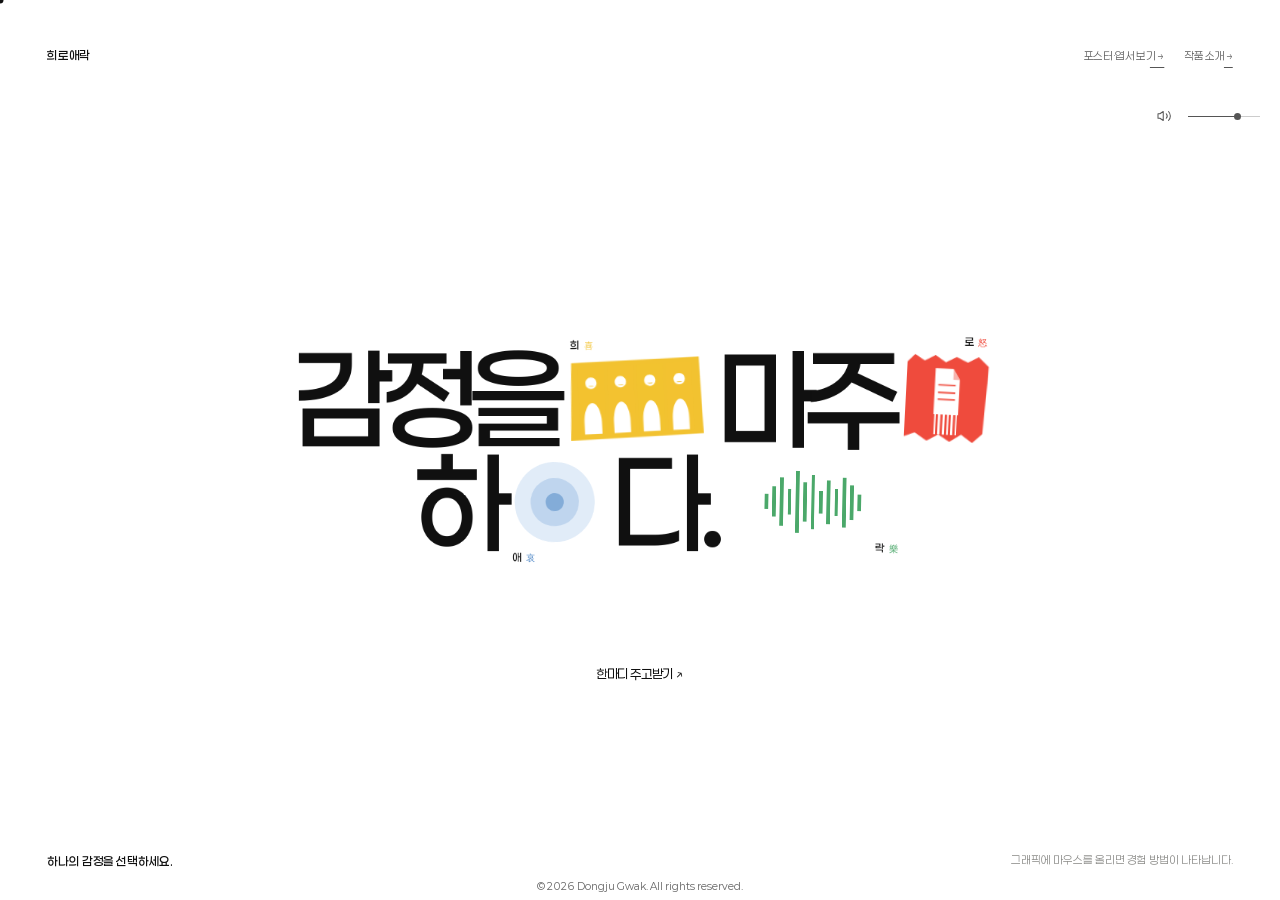
<file: Home.html>
<!doctype html>
<html lang="ko">
  <head>
    <script>(()=>{if(!/^https?:$/.test(location.protocol)||!window.fetch)return;const base=new URL("./",document.baseURI);const pages={Home:"Home.html",Info:"Info.html",joy:"joy.html",anger:"anger.html",sorrow:"sorrow.html",pleasure:"pleasure.html"};const characters={joy:["joy.webp","joy-01.webp","joy-04.webp"],anger:["anger.webp","anger-03.webp","anger-04.webp"],sorrow:["sorrow.webp","sorrow-01.webp","sorrow-04.webp"],pleasure:["pleasure.webp","pleasure-01.webp","pleasure-04.webp"]};const current=location.pathname.split("/").pop().replace(/\.html$/,"")||"index";if(!["index","Home","Info"].includes(current))return;const queue=[],finished=new Set;const routes=new Map(Object.entries(pages).map(([name,path])=>[new URL(path,base).href,name]));let ready=false,running=false,stopped=false,timer=0,idle=0,hoverTimer=0,cancelActive,activeTask;const constrained=()=>navigator.connection?.saveData||/(^|-)2g$/.test(navigator.connection?.effectiveType||"");const available=()=>ready&&!stopped&&!document.hidden&&navigator.onLine!==false&&!constrained();function add(path,documentFile=false,first=false){const url=new URL(path,base).href;if(finished.has(url)||activeTask?.url===url)return;const existing=queue.findIndex(task=>task.url===url);if(existing>=0){if(!first)return;queue.splice(existing,1)}queue[first?"unshift":"push"]({url:url,documentFile:documentFile})}function addPage(name,first=false){if(!pages[name]||name===current)return;const assets=characters[name]||[];for(const asset of first?[...assets].reverse():assets)add("assets/characters/"+asset,false,first);add(pages[name],true,first)}function schedule(delay=350){if(!available()||running||timer||idle||!queue.length)return;timer=setTimeout(()=>{timer=0;if(window.requestIdleCallback)idle=requestIdleCallback(()=>{idle=0;pump()},{timeout:1500});else pump()},delay)}function warm(task){return new Promise(resolve=>{const controller=new AbortController;let link,settled=false;const complete=success=>{if(settled)return;settled=true;clearTimeout(timeout);if(link){link.onload=link.onerror=null;link.remove()}controller.abort();cancelActive=null;resolve(success)};const timeout=setTimeout(()=>complete(false),8e3);cancelActive=()=>complete(false);const probe=document.createElement("link");if(task.documentFile&&probe.relList?.supports?.("prefetch")){link=probe;link.rel="prefetch";link.as="document";link.href=task.url;link.fetchPriority="low";link.onload=()=>complete(true);link.onerror=()=>complete(false);document.head.append(link)}else{fetch(task.url,{credentials:"same-origin",priority:"low",signal:controller.signal}).then(async response=>{if(!response.ok||response.redirected)return false;await response.arrayBuffer();return true}).then(complete,()=>complete(false))}})}async function pump(){if(!available()||running||!queue.length)return;running=true;const task=queue.shift();activeTask=task;if(await warm(task))finished.add(task.url);activeTask=null;running=false;schedule()}function intent(event){clearTimeout(hoverTimer);const anchor=event.target.closest?.("a[href]");if(!anchor||constrained())return;const name=routes.get(anchor.href);if(!name)return;hoverTimer=setTimeout(()=>{addPage(name,true);schedule(0)},event.type==="pointerdown"?0:120)}function pause(){clearTimeout(timer);timer=0;clearTimeout(hoverTimer);if(idle){cancelIdleCallback(idle);idle=0}if(cancelActive){queue.unshift(activeTask);cancelActive()}}function start(){ready=true}document.addEventListener("pointerover",intent,{passive:true});document.addEventListener("focusin",intent);document.addEventListener("pointerdown",intent,{passive:true});document.addEventListener("visibilitychange",()=>document.hidden?pause():schedule());window.addEventListener("offline",pause);window.addEventListener("online",()=>schedule());navigator.connection?.addEventListener("change",()=>constrained()?pause():schedule());window.addEventListener("pagehide",()=>{stopped=true;pause()});window.addEventListener("pageshow",()=>{stopped=false;schedule()});if(document.readyState==="complete")start();else window.addEventListener("load",start,{once:true})})();</script>
    <meta charset="UTF-8" />
    <meta name="viewport" content="width=device-width, initial-scale=1.0" />
    <meta name="theme-color" content="#ffffff" />
    <title>감정을 마주하다 — 희로애락</title>
    <style>@font-face{font-family:Paperlogy;src:url('./assets/fonts/Paperlogy-3Light.woff2') format('woff2');font-weight:300;font-style:normal;font-display:swap;}@font-face{font-family:Paperlogy;src:url('./assets/fonts/Paperlogy-4Regular.woff2') format('woff2');font-weight:400;font-style:normal;font-display:swap;}@font-face{font-family:Paperlogy;src:url('./assets/fonts/Paperlogy-5Medium.woff2') format('woff2');font-weight:500;font-style:normal;font-display:swap;}</style>
    <style>:root{--paper:#fff;--ink:#101010;--muted:#858582;--hee:#f2c230;--no:#ef4b3d;--ae:#4d86c6;--rak:#4ba86a;--cursor:#101010;}*{box-sizing:border-box;}html,
      body{margin:0;width:100%;height:100%;background:var(--paper);color:var(--ink);}body{overflow:hidden;font-family:Paperlogy, sans-serif;opacity:0;transition:opacity 0.5s ease,
          filter 0.45s ease;}body.ready{opacity:1;}body.leaving{opacity:0;filter:blur(5px);}a{color:inherit;}.stage{position:relative;width:100%;height:100dvh;min-height:640px;overflow:hidden;background:#fff;isolation:isolate;}.topbar{position:absolute;top:0;left:0;right:0;z-index:30;display:flex;align-items:center;justify-content:space-between;padding:clamp(24px, 3.2vw, 48px) clamp(24px, 3.7vw, 58px);}.brand,
      .info-link{position:relative;text-decoration:none;font-size:12px;font-weight:500;letter-spacing:-0.03em;}.info-link{padding:8px 0;color:#555;font-size:11px;font-weight:300;}.info-link::after{content:'';position:absolute;left:0;right:0;bottom:2px;height:1px;background:currentColor;transform:scaleX(0.18);transform-origin:right;transition:transform 0.35s cubic-bezier(0.16, 1, 0.3, 1);}.info-link:hover::after,
      .info-link:focus-visible::after{transform:scaleX(1);}.type-field{position:absolute;z-index:2;inset:clamp(106px, 13vh, 142px) clamp(22px, 3.6vw, 58px)
          clamp(86px, 10vh, 112px);display:flex;flex-direction:column;justify-content:center;gap:clamp(12px, 2.2vh, 26px);}.portal{position:relative;z-index:4;display:block;flex:0 0 clamp(118px, 13.2vw, 216px);width:clamp(118px, 13.2vw, 216px);aspect-ratio:1.62;text-decoration:none;transition:opacity 0.35s ease;outline:none;}.stage.has-active .portal:not(.is-active){opacity:0.12;}.selection-copy{position:absolute;z-index:20;left:clamp(24px, 3.7vw, 58px);right:clamp(24px, 3.7vw, 58px);bottom:clamp(25px, 3.6vh, 44px);display:flex;align-items:flex-end;justify-content:space-between;pointer-events:none;}.selection-title,
      .selection-detail{margin:0;transition:opacity 0.2s ease,
          transform 0.35s cubic-bezier(0.16, 1, 0.3, 1);}.selection-title{font-size:12px;font-weight:500;letter-spacing:-0.03em;}.selection-detail{max-width:390px;color:var(--muted);font-size:11px;font-weight:300;line-height:1.55;text-align:right;word-break:keep-all;}.selection-copy.is-changing .selection-title,
      .selection-copy.is-changing .selection-detail{opacity:0;transform:translateY(5px);}.experience-preview{position:absolute;inset:0;z-index:25;display:grid;grid-template-columns:minmax(180px, 0.8fr) minmax(280px, 1fr);align-items:center;gap:clamp(34px, 7vw, 112px);padding:clamp(90px, 12vh, 138px) clamp(28px, 9vw, 148px)
          clamp(44px, 7vh, 80px);color:#fff;background:rgba(10, 10, 10, 0.91);opacity:0;visibility:hidden;pointer-events:none;transition:opacity 0.28s ease,
          visibility 0s linear 0.28s;}.stage.has-active .experience-preview{opacity:1;visibility:visible;transition-delay:0s;}.stage.has-active .brand,
      .stage.has-active .info-link{z-index:31;color:#fff;}.experience-character{display:block;width:min(100%, 380px);max-height:min(54vh, 430px);margin:0 auto;object-fit:contain;opacity:0;transform:translateY(18px) rotate(-2deg);transition:opacity 0.24s ease 0.05s,
          transform 0.48s cubic-bezier(0.16, 1, 0.3, 1) 0.05s;}.stage.has-active .experience-character{opacity:1;transform:translateY(0) rotate(-2deg);}.stage[data-active='no'] .experience-character{transform:translateY(0) rotate(4deg);}.stage[data-active='ae'] .experience-character{transform:translateY(0) rotate(-3deg);}.stage[data-active='rak'] .experience-character{transform:translateY(0) rotate(7deg);}.experience-preview-copy{max-width:570px;opacity:0;transform:translateY(18px);transition:opacity 0.24s ease 0.1s,
          transform 0.48s cubic-bezier(0.16, 1, 0.3, 1) 0.1s;}.stage.has-active .experience-preview-copy{opacity:1;transform:translateY(0);}.experience-kicker{margin:0 0 18px;color:var(--active-color, #fff);font-size:13px;font-weight:500;letter-spacing:-0.02em;}.experience-preview h2{margin:0;font-size:clamp(42px, 5.5vw, 84px);font-weight:500;line-height:0.98;letter-spacing:-0.075em;word-break:keep-all;}.experience-preview p:not(.experience-kicker){max-width:520px;margin:clamp(25px, 4vh, 42px) 0 0;color:rgba(255, 255, 255, 0.72);font-size:clamp(15px, 1.15vw, 19px);font-weight:300;line-height:1.65;letter-spacing:-0.035em;word-break:keep-all;}.experience-enter{display:none;width:max-content;margin-top:34px;padding:10px 0 8px;color:#fff;border-bottom:1px solid currentColor;font-size:14px;font-weight:500;text-decoration:none;pointer-events:auto;}.cursor{display:none;}@media (pointer: fine){html,
        body,
        a{cursor:none;}.cursor{display:block;position:fixed;left:0;top:0;z-index:100;width:7px;height:7px;border-radius:50%;background:var(--cursor);pointer-events:none;transform:translate(-50%, -50%);transition:width 0.2s,
            height 0.2s,
            background 0.2s,
            border 0.2s;}.cursor.hover{width:42px;height:42px;background:rgba(255, 255, 255, 0.35);border:1px solid var(--cursor);backdrop-filter:invert(1);}}@media (max-width: 1020px){.portal{flex-basis:130px;width:130px;}}@media (max-width: 900px){body{overflow:hidden;}.stage{height:100svh;min-height:520px;}.type-field{inset:clamp(84px, 13vh, 118px) 6px clamp(86px, 13vh, 108px);justify-content:center;gap:clamp(10px, 2.4vh, 22px);}.portal{flex:0 0 min(21vw, 180px);width:min(21vw, 180px);max-width:none;}.selection-copy{left:18px;right:18px;bottom:22px;}.selection-detail{max-width:280px;}.experience-preview{grid-template-columns:minmax(130px, 0.72fr) minmax(220px, 1fr);gap:clamp(22px, 6vw, 54px);padding-right:clamp(26px, 7vw, 66px);padding-left:clamp(26px, 7vw, 66px);}}@media (pointer: coarse){.portal{min-width:44px;min-height:44px;touch-action:manipulation;}.info-link,
        .brand{min-height:44px;display:flex;align-items:center;}.experience-enter{display:block;min-height:44px;}}@media (max-width: 430px){.stage{min-height:520px;height:100svh;padding-bottom:0;}.topbar{padding:16px 18px;}.type-field{inset:76px 4px 104px;gap:clamp(8px, 2.2vh, 14px);}.selection-copy{left:18px;right:18px;bottom:max(18px, env(safe-area-inset-bottom));display:block;}.selection-title{font-size:11px;}.selection-detail{margin-top:6px;max-width:290px;text-align:left;}.experience-preview{grid-template-columns:1fr;align-content:center;gap:20px;padding:78px 24px max(28px, env(safe-area-inset-bottom));}.experience-character{width:min(48vw, 190px);max-height:29vh;margin-left:0;}.experience-kicker{margin-bottom:10px;font-size:11px;}.experience-preview h2{max-width:310px;font-size:clamp(36px, 11vw, 48px);}.experience-preview p:not(.experience-kicker){margin-top:16px;font-size:13px;line-height:1.6;}.experience-enter{margin-top:20px;font-size:13px;}}@media (max-height: 540px) and (orientation: landscape){.stage{height:100svh;min-height:0;}.topbar{padding-top:12px;padding-bottom:12px;}.selection-copy{bottom:12px;}.selection-detail{max-width:340px;font-size:10px;}}@media (prefers-reduced-motion: reduce){*,
        *::before,
        *::after{animation:none !important;transition-duration:0.01ms !important;}}.trace-composition.type-field{position:absolute;z-index:2;inset:auto;left:50%;top:50%;width:1600px;height:900px;transform:translate(-50%, -50%) scale(var(--composition-scale, 1));transform-origin:center;will-change:transform;}.trace-title{position:absolute;z-index:8;inset:0;margin:0;pointer-events:none;}.trace-line{white-space:nowrap;}.trace-line-one{left:27%;top:20%;}.trace-line-two{right:20%;top:39%;}.emotion-trace.portal{z-index:4;width:auto;text-decoration:none;outline:none;transition:opacity 0.38s ease,
          transform 0.65s cubic-bezier(0.16, 1, 0.3, 1),
          filter 0.45s ease;will-change:transform;}.stage.has-active .emotion-trace:not(.is-active){opacity:0.12;}.emotion-trace:focus-visible{outline:2px solid var(--ink);outline-offset:6px;}.emotion-trace::after{content:'';position:absolute;inset:-35%;z-index:7;pointer-events:none;opacity:0.1;background-image:url("data:image/svg+xml,%3Csvg viewBox='0 0 180 180' xmlns='http://www.w3.org/2000/svg'%3E%3Cfilter id='n'%3E%3CfeTurbulence type='fractalNoise' baseFrequency='.78' numOctaves='3' stitchTiles='stitch'/%3E%3C/filter%3E%3Crect width='100%25' height='100%25' filter='url(%23n)' opacity='.42'/%3E%3C/svg%3E");mix-blend-mode:soft-light;transform:rotate(8deg);}.emotion-trace.portal.trace-hee{overflow:hidden;background:var(--hee);}.trace-hee.is-active{z-index:10;}.trace-joy-strip{position:absolute;z-index:2;background:#fff;transform:rotate(-1deg);transition:transform 0.62s cubic-bezier(0.16, 1, 0.3, 1);}.trace-joy-cell{position:relative;overflow:hidden;background:rgba(242, 194, 48, 0.2);transition:transform 0.48s cubic-bezier(0.16, 1, 0.3, 1),
          background 0.35s ease;}.trace-joy-cell:nth-child(2){background:rgba(242, 194, 48, 0.34);}.trace-joy-cell:nth-child(3){background:rgba(242, 194, 48, 0.14);}.trace-joy-cell:nth-child(4){background:rgba(242, 194, 48, 0.28);}.trace-joy-face{position:absolute;left:50%;aspect-ratio:1;border-radius:50%;background:#3f2922;transform:translateX(-50%);opacity:0.9;transition:transform 0.45s cubic-bezier(0.16, 1, 0.3, 1);}.trace-joy-face::after{content:'';position:absolute;left:27%;right:27%;bottom:18%;height:12%;border-bottom:1px solid #fff;border-radius:0 0 50% 50%;}.trace-joy-body{position:absolute;border-radius:50% 50% 0 0;background:#3f2922;opacity:0.86;}.trace-hee.is-active .trace-joy-strip{transform:rotate(0) scale(1.025);}.trace-hee.is-active .trace-joy-cell:nth-child(2) .trace-joy-face{transform:translateX(-58%) rotate(-7deg);}.trace-hee.is-active .trace-joy-cell:nth-child(3) .trace-joy-face{transform:translateX(-42%) rotate(6deg);}.trace-joy-flash{position:absolute;inset:0;z-index:6;background:#fff;opacity:0;pointer-events:none;}.trace-hee.is-active .trace-joy-flash{animation:traceFlash 0.72s ease-out 1;}@keyframes traceFlash{0%,
        18%{opacity:0;}24%{opacity:0.72;}42%,
        100%{opacity:0;}}.emotion-trace.portal.trace-no{overflow:hidden;background:var(--no);clip-path:polygon(
          0 9%,
          9% 0,
          21% 7%,
          34% 0,
          47% 8%,
          60% 1%,
          74% 7%,
          87% 0,
          100% 11%,
          96% 89%,
          84% 100%,
          70% 91%,
          56% 100%,
          42% 92%,
          28% 100%,
          13% 91%,
          0 96%
        );}.trace-no.is-active{z-index:10;animation:angerImpact 0.48s cubic-bezier(0.2, 0.9, 0.2, 1) 1;}@keyframes angerImpact{0%,
        100%{transform:translate(0);}25%{transform:translate(-5px, 2px) rotate(-1deg);}52%{transform:translate(6px, -2px) rotate(1deg);}75%{transform:translate(-2px, 1px);}}.trace-anger-file{position:absolute;z-index:3;left:50%;top:42%;width:31%;height:54%;transform:translate(-50%, -50%);background:#fff;clip-path:polygon(0 0, 72% 0, 100% 24%, 100% 100%, 0 100%);transition:transform 0.55s cubic-bezier(0.16, 1, 0.3, 1);}.trace-anger-file::before{content:'';position:absolute;right:0;top:0;width:28%;height:24%;background:rgba(239, 75, 61, 0.42);clip-path:polygon(0 0, 0 100%, 100% 100%);}.trace-cut{position:absolute;left:16%;right:16%;height:2px;background:var(--no);transition:transform 0.46s cubic-bezier(0.2, 0.9, 0.2, 1);}.trace-cut:nth-child(1){top:34%;}.trace-cut:nth-child(2){top:50%;}.trace-cut:nth-child(3){top:66%;}.trace-shreds{position:absolute;z-index:2;left:39%;right:39%;top:61%;bottom:8%;display:flex;gap:3px;}.trace-shreds i{flex:1;background:#fff;transform-origin:top;transition:transform 0.62s cubic-bezier(0.16, 1, 0.3, 1),
          opacity 0.45s ease;}.trace-no.is-active .trace-anger-file{transform:translate(-50%, -62%) rotate(-2deg);}.trace-no.is-active .trace-cut:nth-child(1){transform:translateX(-42%) rotate(6deg);}.trace-no.is-active .trace-cut:nth-child(2){transform:translateX(38%) rotate(-5deg);}.trace-no.is-active .trace-cut:nth-child(3){transform:translateX(-28%) rotate(7deg);}.trace-no.is-active .trace-shreds i:nth-child(odd){transform:translate(-3px, 52%) rotate(7deg);}.trace-no.is-active .trace-shreds i:nth-child(even){transform:translate(3px, 78%) rotate(-6deg);opacity:0.68;}.emotion-trace.portal.trace-ae{border-radius:50%;color:var(--ae);background:radial-gradient(
          circle,
          rgba(77, 134, 198, 0.22) 0 18%,
          transparent 19% 100%
        );}.trace-ae.is-active{z-index:10;}.trace-breath-ring{position:absolute;border:1px solid currentColor;border-radius:50%;opacity:0.38;animation:traceBreathe 5.2s ease-in-out infinite;animation-delay:var(--delay);transition:opacity 0.6s ease;}.trace-breath-ring:nth-child(1){inset:5%;--delay:-1.2s;}.trace-breath-ring:nth-child(2){inset:22%;--delay:-2.7s;}.trace-breath-ring:nth-child(3){inset:38%;--delay:-4s;}.trace-ae.is-active .trace-breath-ring{animation-duration:2.65s;}@keyframes traceBreathe{0%,
        100%{transform:scale(0.88);opacity:0.16;}50%{transform:scale(1.08);opacity:0.62;}}.emotion-trace.portal.trace-rak{color:var(--rak);overflow:hidden;}.trace-rak.is-active{z-index:10;}.trace-rak::before{content:'';position:absolute;left:0;right:0;top:50%;height:1px;background:currentColor;opacity:0.48;}.trace-wave{position:absolute;inset:0;z-index:2;display:flex;align-items:center;justify-content:center;gap:2.5%;}.trace-wave i{width:2.1%;height:var(--h);background:currentColor;transform-origin:center;animation:traceRhythm var(--speed, 1.7s) cubic-bezier(0.45, 0, 0.2, 1)
          infinite;animation-delay:var(--d);}.trace-wave i:nth-child(1){--h:22%;--d:-0.18s;--speed:1.48s;}.trace-wave i:nth-child(2){--h:46%;--d:-0.73s;--speed:1.82s;}.trace-wave i:nth-child(3){--h:72%;--d:-1.12s;--speed:1.6s;}.trace-wave i:nth-child(4){--h:38%;--d:-0.42s;--speed:1.94s;}.trace-wave i:nth-child(5){--h:94%;--d:-1.38s;--speed:1.52s;}.trace-wave i:nth-child(6){--h:58%;--d:-0.24s;--speed:1.76s;}.trace-wave i:nth-child(7){--h:82%;--d:-0.96s;--speed:1.42s;}.trace-wave i:nth-child(8){--h:34%;--d:-1.54s;--speed:1.88s;}.trace-wave i:nth-child(9){--h:66%;--d:-0.6s;--speed:1.58s;}.trace-wave i:nth-child(10){--h:42%;--d:-1.28s;--speed:1.96s;}.trace-wave i:nth-child(11){--h:76%;--d:-0.36s;--speed:1.46s;}.trace-wave i:nth-child(12){--h:52%;--d:-1.68s;--speed:1.7s;}.trace-wave i:nth-child(13){--h:26%;--d:-0.82s;--speed:1.9s;}.trace-rak.is-active .trace-wave i{animation-duration:var(--active-speed, 0.52s);}.trace-rak.is-active .trace-wave i:nth-child(3n + 1){--active-speed:0.43s;}.trace-rak.is-active .trace-wave i:nth-child(3n + 2){--active-speed:0.58s;}.trace-rak.is-active .trace-wave i:nth-child(3n){--active-speed:0.49s;}.trace-beat-dot{position:absolute;z-index:4;left:2%;top:50%;width:8px;height:8px;margin-top:-4px;border-radius:50%;background:currentColor;opacity:0;pointer-events:none;}.trace-rak.is-active .trace-beat-dot{animation:traceBeatTravel 1.15s cubic-bezier(0.3, 0, 0.25, 1) infinite;}@keyframes traceRhythm{0%,
        100%{transform:scaleY(0.3);}28%{transform:scaleY(0.74);}58%{transform:scaleY(1.12);}78%{transform:scaleY(0.52);}}@keyframes traceBeatTravel{0%{left:2%;opacity:0;transform:scale(0.65);}12%{opacity:0.9;}72%{opacity:0.9;transform:scale(1.15);}100%{left:96%;opacity:0;transform:scale(0.65);}}@media (max-width: 900px){.emotion-trace.portal:hover,
        .emotion-trace.portal:focus-visible,
        .emotion-trace.portal.is-active{transform-origin:center;}}@media (max-width: 430px){.selection-copy{bottom:max(16px, env(safe-area-inset-bottom));}}@media (pointer: coarse){.emotion-trace.portal{min-height:44px;touch-action:manipulation;}.emotion-trace::after{opacity:0.06;}}@media (prefers-reduced-motion: reduce){.trace-breath-ring,
        .trace-wave i{animation:none !important;}.emotion-trace{transform:none !important;}}.trace-composition.type-field{display:block;}.trace-title{left:50%;top:50%;right:auto;bottom:auto;width:1240px;height:auto;transform:translate(-50%, -50%);display:flex;flex-direction:column;align-items:center;gap:24px;}.trace-line{position:relative;left:auto;right:auto;top:auto;display:flex;align-items:center;justify-content:center;gap:18px;transform:none;}.trace-line-two{margin-left:38px;}.title-word{display:inline-block;font-size:150px;font-weight:500;line-height:0.74;letter-spacing:-0.105em;transition:opacity 0.38s ease,
          transform 0.62s cubic-bezier(0.16, 1, 0.3, 1),
          filter 0.55s ease;}.stage.has-active .title-word{opacity:0.56;}.emotion-unit{position:relative;display:block;flex:0 0 auto;}.unit-hee{width:176px;height:106px;}.unit-no{width:108px;height:114px;}.unit-ae{width:112px;height:112px;}.unit-rak{width:224px;height:88px;}.emotion-trace.portal{position:relative;left:auto;right:auto;top:auto;bottom:auto;display:block;flex:none;margin:0;aspect-ratio:auto;overflow:hidden;transform-origin:center;pointer-events:auto;}.emotion-trace.portal.trace-hee{left:auto;top:auto;width:176px;height:106px;min-width:0;min-height:0;clip-path:polygon(2% 3%, 98% 0, 100% 96%, 0 100%);transform:rotate(-2deg);}.emotion-trace.portal.trace-no{left:auto;right:auto;top:auto;width:108px;height:114px;min-width:0;min-height:0;transform:rotate(3deg);}.emotion-trace.portal.trace-ae{left:auto;top:auto;width:112px;height:112px;min-width:0;min-height:0;aspect-ratio:1;transform:rotate(-3deg);}.emotion-trace.portal.trace-rak{left:auto;right:auto;top:auto;width:224px;height:88px;min-width:0;min-height:0;transform:rotate(1deg);}.trace-tag{position:absolute;z-index:14;display:flex;align-items:baseline;gap:7px;color:var(--ink);font-size:14px;font-weight:500;line-height:1;letter-spacing:-0.035em;white-space:nowrap;pointer-events:none;transition:color 0.3s ease,
          transform 0.45s cubic-bezier(0.16, 1, 0.3, 1),
          opacity 0.3s ease;}.trace-tag b{font-size:12px;font-weight:300;}.unit-hee .trace-tag,
      .unit-no .trace-tag{left:0;top:-25px;}.unit-no .trace-tag{left:auto;right:0;}.unit-ae .trace-tag,
      .unit-rak .trace-tag{left:0;top:calc(100% + 10px);}.unit-rak .trace-tag{left:auto;right:0;}.unit-hee .trace-tag b{color:var(--hee);}.unit-no .trace-tag b{color:var(--no);}.unit-ae .trace-tag b{color:var(--ae);}.unit-rak .trace-tag b{color:var(--rak);}.emotion-unit:has(.emotion-trace:hover) .trace-tag,
      .emotion-unit:has(.emotion-trace:focus-visible) .trace-tag,
      .emotion-unit:has(.emotion-trace.is-active) .trace-tag{transform:translateY(-3px);}.trace-composition:has(.emotion-trace:hover) .title-word{opacity:0.56;}.trace-composition:has(.emotion-trace:hover) .emotion-trace:not(:hover){opacity:0.16;}@media (pointer: fine){body:has(.emotion-trace:hover) .cursor{width:42px;height:42px;background:rgba(255, 255, 255, 0.35);border:1px solid var(--cursor);backdrop-filter:invert(1);}}.trace-hee.is-active{transform:rotate(0) scale(1.1);}.trace-no.is-active{transform:rotate(0) scale(1.1);}.trace-ae.is-active{transform:rotate(0) scale(1.1);}.trace-rak.is-active{transform:rotate(0) scale(1.08);}.trace-joy-strip{inset:8% 7%;display:grid;grid-template-rows:1fr;grid-template-columns:repeat(4, 1fr);gap:4px;padding:5px;}.trace-joy-face{top:16%;width:42%;}.trace-joy-body{left:18%;right:18%;bottom:-12%;height:58%;}.trace-hee.is-active .trace-joy-cell:nth-child(1){transform:translateY(-6%);}.trace-hee.is-active .trace-joy-cell:nth-child(2){transform:translateY(5%);}.trace-hee.is-active .trace-joy-cell:nth-child(3){transform:translateY(-3%);}.trace-hee.is-active .trace-joy-cell:nth-child(4){transform:translateY(4%);}.trace-ae .trace-breath-ring:nth-child(1){inset:3%;}.trace-ae .trace-breath-ring:nth-child(2){inset:21%;}.trace-ae .trace-breath-ring:nth-child(3){inset:39%;}@media (max-width: 900px){.trace-title{width:1240px;gap:24px;}.trace-line{gap:18px;}.title-word{font-size:150px;}}@media (max-width: 430px){html,
        body,
        .stage{width:100%;max-width:100%;overflow:hidden;}.topbar{gap:16px;}.brand,
        .info-link{max-width:44vw;white-space:nowrap;}.trace-title,
        .trace-line{white-space:nowrap;}.selection-copy{max-width:calc(100vw - 36px);}.selection-title{white-space:nowrap;}.selection-detail{max-width:100%;font-size:9.5px;line-height:1.5;word-break:keep-all;}.trace-tag{white-space:nowrap;}}@media (max-width: 350px){.topbar{padding-left:14px;padding-right:14px;}.selection-copy{left:14px;right:14px;max-width:calc(100vw - 28px);}.selection-detail{font-size:9px;}}</style>
    <style id="home-filled-graphics">
      .emotion-trace::after{display:none}
      .trace-joy-strip{background:transparent;padding:0}
      .trace-joy-face,.trace-joy-body{background:#fff;opacity:1}
      .trace-joy-face{animation:homeJoyHead 4.34s ease-in-out infinite;animation-delay:var(--pose-delay,0s)}
      .trace-joy-body{transform-origin:50% 100%;animation:homeJoyBody 4.34s ease-in-out infinite;animation-delay:var(--pose-delay,0s)}
      .trace-joy-cell:nth-child(2){--pose-delay:-.62s}
      .trace-joy-cell:nth-child(3){--pose-delay:-1.24s}
      .trace-joy-cell:nth-child(4){--pose-delay:-1.86s}
      .trace-joy-face::after{border:0;background:var(--hee);border-radius:0 0 50% 50%}
      .trace-hee.is-active .trace-joy-cell{transform:none}
      .trace-joy-flash{display:none}
      .trace-shreds{left:36%;right:36%;gap:3px}
      .trace-shreds i{animation:homeShred 3.8s ease-in-out infinite}
      .trace-shreds i:nth-child(2n){animation-delay:-.7s}
      .trace-shreds i:nth-child(3n){animation-delay:-1.4s}
      .trace-anger-file{animation:homeFeed 5.7s ease-in-out infinite}
      .emotion-trace.portal.trace-ae{background:none}
      .trace-breath-ring{border:0;opacity:1;animation:homeBreath 6s ease-in-out infinite;animation-delay:0s}
      .trace-breath-ring:nth-child(1){background:#e1ecf8}
      .trace-breath-ring:nth-child(2){background:#bfd5ee}
      .trace-breath-ring:nth-child(3){background:#83acd8}
      .trace-ae.is-active .trace-breath-ring{animation-duration:6s}
      .trace-rak::before,.trace-beat-dot{display:none}
      @keyframes homeJoyHead{0%,100%{transform:translateX(-50%) translateY(0) rotate(-8deg)}50%{transform:translateX(-35%) translateY(2px) rotate(8deg)}}
      @keyframes homeJoyBody{0%,100%{transform:rotate(-3.7deg)}50%{transform:rotate(3.7deg)}}
      @keyframes homeShred{0%,100%{transform:scaleY(.78)}50%{transform:scaleY(1.08)}}
      @keyframes homeFeed{0%,100%{transform:translate(-50%,-54%)}50%{transform:translate(-50%,-44%)}}
      @keyframes homeBreath{0%,100%{transform:scale(.94)}50%{transform:scale(1.04)}}
      @media(prefers-reduced-motion:reduce){.trace-joy-face,.trace-joy-body,.trace-shreds i,.trace-anger-file,.trace-breath-ring{animation:none!important}}
    </style>
    <script src="exhibition-navigation.js"></script>
    <script src="navigation-click.js"></script>
    <script src="exhibition-sound.js" defer></script>
    <script src="home-music.js" defer></script>
<script src="exhibition-analytics.js"></script>
  <style>
    .home-links{display:flex;align-items:center;gap:20px}
    .home-message-link{position:absolute;z-index:21;top:75%;left:50%;transform:translate(-50%,-50%);display:flex;align-items:center;justify-content:center;min-height:44px;padding:0 12px;font-size:13px;font-weight:400;letter-spacing:-.03em;line-height:1.5;white-space:nowrap;text-decoration:none;color:var(--ink,#101010)}
    .home-message-link:focus-visible{outline:2px solid currentColor;outline-offset:4px}
    .home-message-description{position:absolute;top:100%;left:50%;width:max-content;max-width:calc(100vw - 48px);transform:translateX(-50%);color:#555;font-size:12px;font-weight:400;line-height:1.6;text-align:center;white-space:normal;word-break:keep-all;opacity:0;pointer-events:none;transition:opacity .18s ease}
    .home-message-link:focus-visible .home-message-description{opacity:1}
    @media(hover:hover){.home-message-link:hover .home-message-description{opacity:1}}
    .stage.has-active .home-message-link{visibility:hidden;pointer-events:none}
    @media(max-width:430px){.home-message-link{top:72%;font-size:13px}}
  </style><link rel="stylesheet" href="copyright.css"></head>
  <body>
    <div class="cursor" id="cursor" aria-hidden="true"></div>
    <main class="stage" id="stage">
      <header class="topbar"
        ><a class="brand" href="index.html">희로애락</a
        ><nav class="home-links" aria-label="추가 메뉴"><a class="info-link" href="prints.html">포스터·엽서 보기 →</a><a class="info-link" href="Info.html">작품 소개 →</a></nav></header
      >

      <section
        class="type-field trace-composition"
        aria-label="경험할 감정을 선택하세요"
      >
        <h1 class="trace-title" aria-label="감정을 마주하다.">
          <span class="trace-line trace-line-one">
            <span class="title-word">감정을</span>
            <span class="emotion-unit unit-hee">
              <a
                class="portal emotion-trace trace-hee"
                href="joy.html"
                data-emotion="hee"
                aria-label="기쁨을 포착하다"
              >
                <span class="trace-joy-strip" aria-hidden="true">
                  <i class="trace-joy-cell"
                    ><b class="trace-joy-face"></b><b class="trace-joy-body"></b
                  ></i>
                  <i class="trace-joy-cell"
                    ><b class="trace-joy-face"></b><b class="trace-joy-body"></b
                  ></i>
                  <i class="trace-joy-cell"
                    ><b class="trace-joy-face"></b><b class="trace-joy-body"></b
                  ></i>
                  <i class="trace-joy-cell"
                    ><b class="trace-joy-face"></b><b class="trace-joy-body"></b
                  ></i>
                </span>
                <i class="trace-joy-flash" aria-hidden="true"></i>
              </a>
              <span class="trace-tag" aria-hidden="true">희 <b>喜</b></span>
            </span>
            <span class="title-word">마주</span>
            <span class="emotion-unit unit-no">
              <a
                class="portal emotion-trace trace-no"
                href="anger.html"
                data-emotion="no"
                aria-label="분노를 통과하다"
              >
                <span class="trace-anger-file" aria-hidden="true"
                  ><i class="trace-cut"></i><i class="trace-cut"></i
                  ><i class="trace-cut"></i
                ></span>
                <span class="trace-shreds" aria-hidden="true"
                  ><i></i><i></i><i></i><i></i><i></i><i></i
                ></span>
              </a>
              <span class="trace-tag" aria-hidden="true">로 <b>怒</b></span>
            </span>
          </span>
          <span class="trace-line trace-line-two">
            <span class="title-word">하</span>
            <span class="emotion-unit unit-ae">
              <a
                class="portal emotion-trace trace-ae"
                href="sorrow.html"
                data-emotion="ae"
                aria-label="슬픔 곁에 머물다"
              >
                <span class="trace-breath-ring" aria-hidden="true"></span
                ><span class="trace-breath-ring" aria-hidden="true"></span
                ><span class="trace-breath-ring" aria-hidden="true"></span>
              </a>
              <span class="trace-tag" aria-hidden="true">애 <b>哀</b></span>
            </span>
            <span class="title-word">다.</span>
            <span class="emotion-unit unit-rak">
              <a
                class="portal emotion-trace trace-rak"
                href="pleasure.html"
                data-emotion="rak"
                aria-label="즐거움을 증폭하다"
              >
                <span class="trace-wave" aria-hidden="true"
                  ><i></i><i></i><i></i><i></i><i></i><i></i><i></i><i></i
                  ><i></i><i></i><i></i><i></i><i></i
                ></span>
                <i class="trace-beat-dot" aria-hidden="true"></i>
              </a>
              <span class="trace-tag" aria-hidden="true">락 <b>樂</b></span>
            </span>
          </span>
        </h1>
      </section>

      <section
        class="experience-preview"
        id="experiencePreview"
        aria-hidden="true"
        aria-label="선택한 감정 경험 안내"
      >
        <img
          class="experience-character"
          id="experienceCharacter"
          width="384"
          height="384"
          alt=""
          decoding="async"
        />
        <div class="experience-preview-copy">
          <p class="experience-kicker" id="experienceKicker">희 · 기쁨</p>
          <h2 id="experienceTitle">기쁨을 포착하다</h2>
          <p id="experienceDetail"
            >기쁨에 이름을 붙이고, 네 컷과 GIF로 남겨보세요.</p
          >
          <a class="experience-enter" id="experienceEnter" href="joy.html"
            >들어가기 ↗</a
          >
        </div>
      </section>

      <a class="home-message-link" href="messages.html" aria-describedby="homeMessageDescription">한마디 주고받기 ↗<span class="home-message-description" id="homeMessageDescription">지금 필요한 말을 받고, 누군가에게 한마디를 남겨보세요.</span></a>

      <div class="selection-copy" id="selectionCopy" aria-live="polite">
        <p class="selection-title" id="selectionTitle"
          >하나의 감정을 선택하세요.</p
        >
        <p class="selection-detail" id="selectionDetail"
          >그래픽에 마우스를 올리면 경험 방법이 나타납니다.</p
        >
      </div>
    </main>

    <script>const stage=document.getElementById("stage"),cursor=document.getElementById("cursor"),selectionCopy=document.getElementById("selectionCopy"),selectionTitle=document.getElementById("selectionTitle"),selectionDetail=document.getElementById("selectionDetail"),experiencePreview=document.getElementById("experiencePreview"),experienceCharacter=document.getElementById("experienceCharacter"),experienceKicker=document.getElementById("experienceKicker"),experienceTitle=document.getElementById("experienceTitle"),experienceDetail=document.getElementById("experienceDetail"),experienceEnter=document.getElementById("experienceEnter"),portals=[...document.querySelectorAll(".portal")];const states={hee:{title:"희 · 기쁨",heading:"기쁨을 포착하다",detail:"기쁨에 이름을 붙이고 여덟 장을 촬영한 뒤, 네 장을 골라 네 컷과 GIF로 남겨보세요.",color:"#f2c230",image:"assets/characters/joy.webp",href:"joy.html"},no:{title:"로 · 분노",heading:"분노를 통과하다",detail:"달아나는 캐릭터를 붙잡고 마음에 걸린 말을 꺼낸 뒤, 하나의 파일로 만들어 파쇄해보세요.",color:"#ef4b3d",image:"assets/characters/anger.webp",href:"anger.html"},ae:{title:"애 · 슬픔",heading:"슬픔 곁에 머물다",detail:"마음에 머무는 문장을 꺼내 바라보고, 캐릭터와 네 번의 호흡을 함께하며 천천히 흘려보내세요.",color:"#4d86c6",image:"assets/characters/sorrow.webp",href:"sorrow.html"},rak:{title:"락 · 즐거움",heading:"즐거움을 증폭하다",detail:"음악에 맞춰 자유롭게 움직이고, 음악이 멈추는 다섯 순간의 모습을 카메라로 남겨보세요.",color:"#4ba86a",image:"assets/characters/pleasure.webp",href:"pleasure.html"}};const coarsePointer=matchMedia("(pointer: coarse)");let copyTimer;function fitComposition(){const viewportWidth=window.visualViewport?.width||innerWidth;const viewportHeight=window.visualViewport?.height||innerHeight;const horizontalMargin=viewportWidth<600?24:72;const verticalMargin=viewportHeight<700?150:180;const scale=Math.max(.18,Math.min((viewportWidth-horizontalMargin)/1600,(viewportHeight-verticalMargin)/900));stage.style.setProperty("--composition-scale",scale.toFixed(4))}fitComposition();addEventListener("resize",fitComposition,{passive:true});window.visualViewport?.addEventListener("resize",fitComposition,{passive:true});requestAnimationFrame(()=>document.body.classList.add("ready"));function activate(portal){const state=states[portal.dataset.emotion];stage.classList.add("has-active");stage.dataset.active=portal.dataset.emotion;portals.forEach(item=>item.classList.toggle("is-active",item===portal));document.documentElement.style.setProperty("--cursor",state.color);stage.style.setProperty("--active-color",state.color);experienceCharacter.src=state.image;experienceKicker.textContent=state.title;experienceTitle.textContent=state.heading;experienceDetail.textContent=state.detail;experienceEnter.href=state.href;experiencePreview.setAttribute("aria-hidden","false");selectionCopy.classList.add("is-changing");clearTimeout(copyTimer);copyTimer=setTimeout(()=>{selectionTitle.textContent=state.title;selectionDetail.textContent=state.detail;selectionCopy.classList.remove("is-changing")},120)}function reset(){stage.classList.remove("has-active");delete stage.dataset.active;portals.forEach(item=>item.classList.remove("is-active"));document.documentElement.style.setProperty("--cursor","#101010");stage.style.removeProperty("--active-color");experiencePreview.setAttribute("aria-hidden","true");selectionCopy.classList.add("is-changing");clearTimeout(copyTimer);copyTimer=setTimeout(()=>{selectionTitle.textContent="하나의 감정을 선택하세요.";selectionDetail.textContent=(matchMedia("(pointer: coarse)").matches ? "그래픽을 누르면 설명이 나타납니다. 체험하기를 눌러 시작하세요." : "그래픽에 마우스를 올리면 경험 방법이 나타납니다.");selectionCopy.classList.remove("is-changing")},120)}function leaveTo(href){document.body.classList.add("leaving");setTimeout(()=>location.href=href,420)}addEventListener("pointermove",event=>{cursor.style.left=event.clientX+"px";cursor.style.top=event.clientY+"px"});portals.forEach(portal=>{portal.addEventListener("pointerenter",()=>{activate(portal);cursor.classList.add("hover")});portal.addEventListener("pointerleave",()=>{if(!coarsePointer.matches)reset();cursor.classList.remove("hover")});portal.addEventListener("focus",()=>activate(portal));portal.addEventListener("blur",reset);portal.addEventListener("click",event=>{if(event.metaKey||event.ctrlKey||event.shiftKey)return;event.preventDefault();if(coarsePointer.matches){activate(portal);return}leaveTo(portal.href)})});experienceEnter.addEventListener("click",event=>{if(event.metaKey||event.ctrlKey||event.shiftKey)return;event.preventDefault();leaveTo(experienceEnter.href)});ExhibitionNavigation.onAdvance(()=>{if(!stage.classList.contains("has-active"))return false;experienceEnter.click();return true});stage.addEventListener("pointerdown",event=>{if(coarsePointer.matches&&stage.classList.contains("has-active")&&!event.target.closest(".portal,.experience-enter"))reset()});addEventListener("keydown",event=>{if(event.key==="Escape"&&stage.classList.contains("has-active"))reset()});document.querySelectorAll(".brand,.info-link").forEach(link=>{link.addEventListener("pointerenter",()=>cursor.classList.add("hover"));link.addEventListener("pointerleave",()=>cursor.classList.remove("hover"));link.addEventListener("click",event=>{if(event.metaKey||event.ctrlKey||event.shiftKey)return;event.preventDefault();leaveTo(link.href)})});</script>
    <script>
      const messageLink = document.querySelector('.home-message-link');
      messageLink.addEventListener('pointerenter', () => cursor.classList.add('hover'));
      messageLink.addEventListener('pointerleave', () => cursor.classList.remove('hover'));
    </script>
    <script>
      if (matchMedia('(pointer: coarse)').matches) {
        document.getElementById('selectionDetail').textContent = '그래픽을 누르면 설명이 나타납니다. 체험하기를 눌러 시작하세요.';
      }
    </script>
    <script src="exhibition-idle.js"></script>
    <footer class="site-copyright site-copyright--home">© 2026 Dongju Gwak. All rights reserved.</footer>
  </body>
</html>
</file>
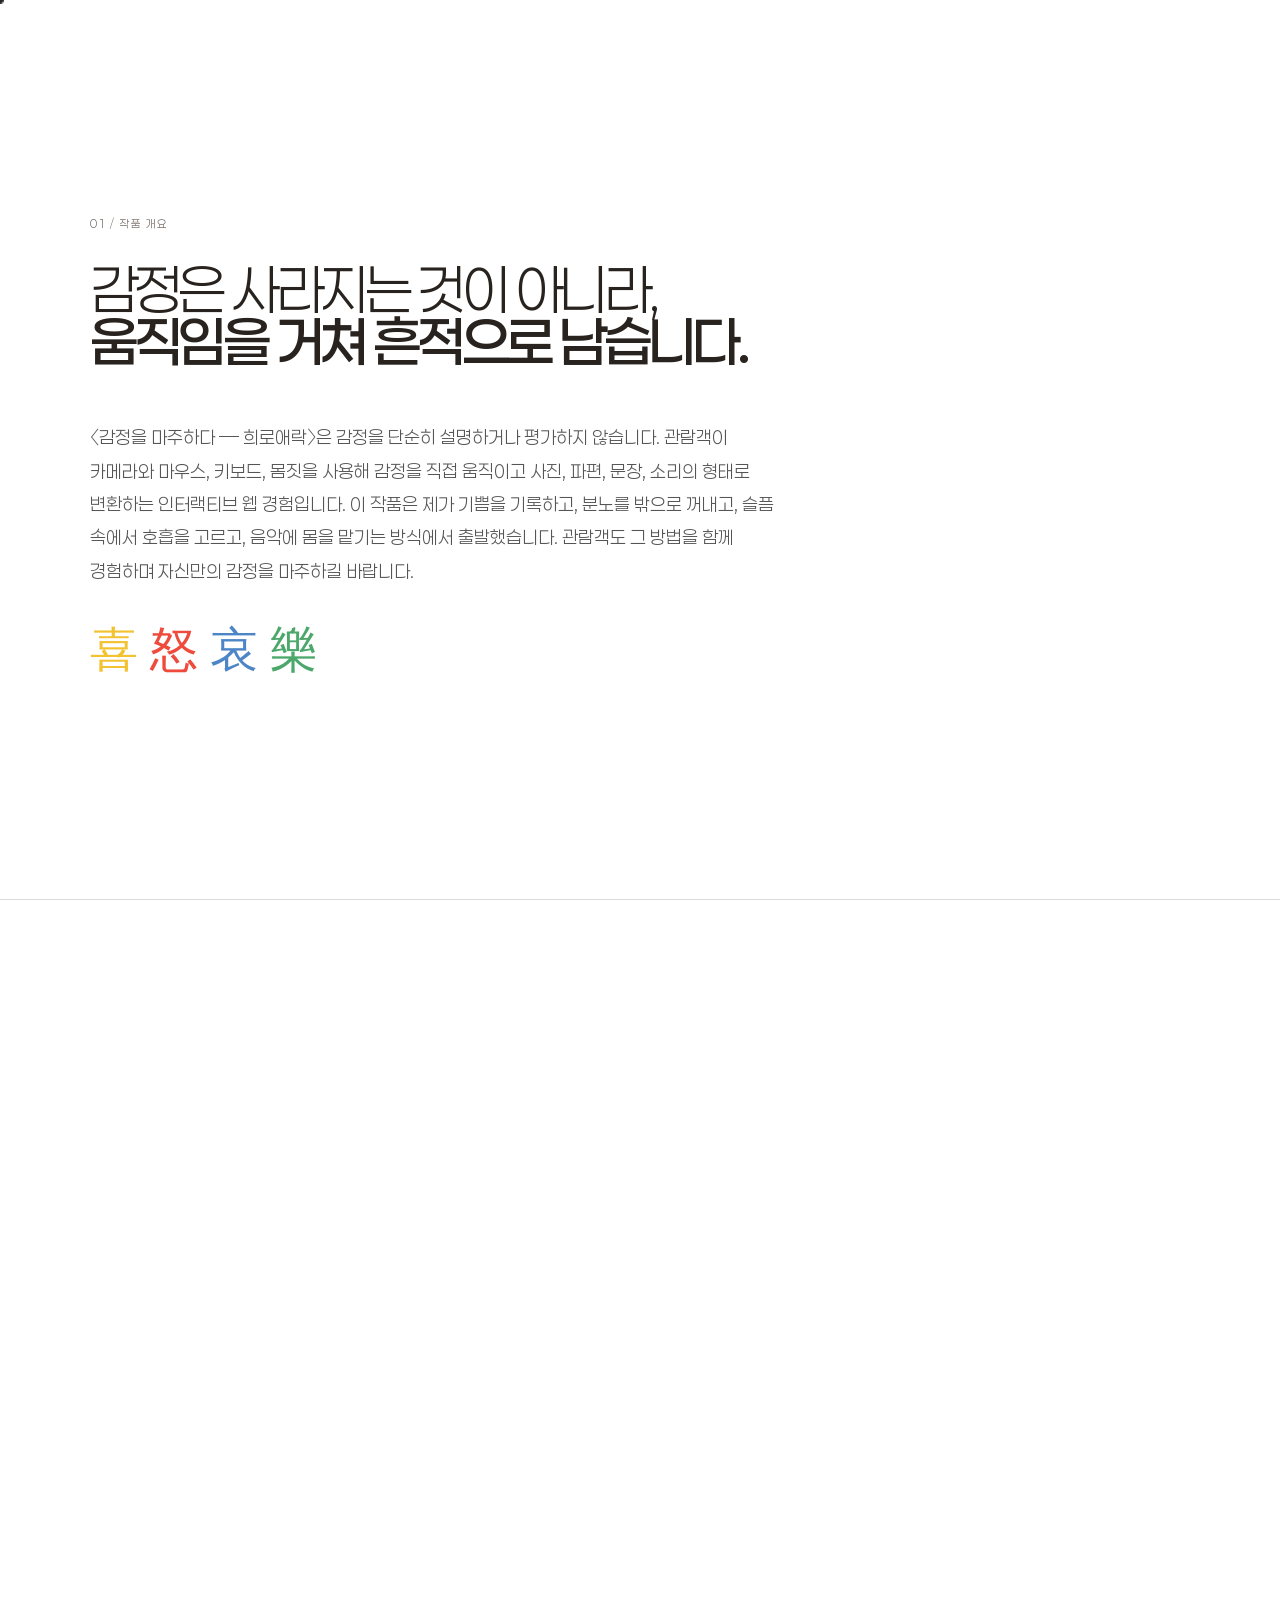
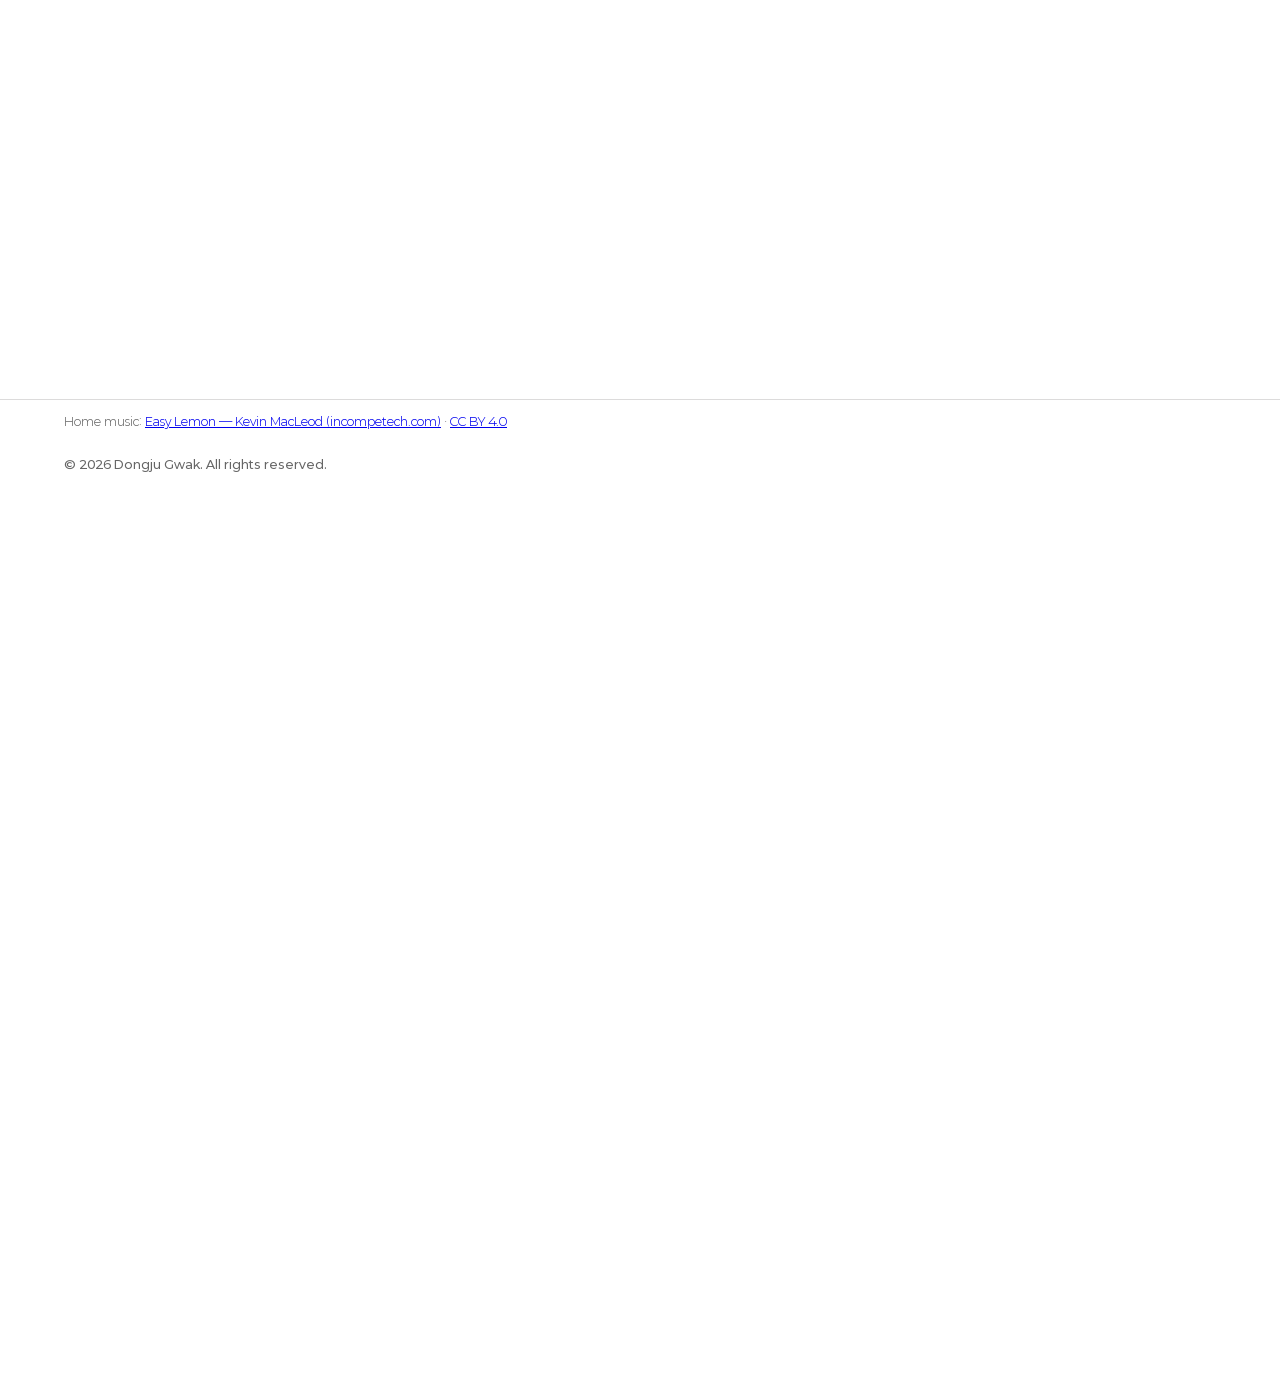
<file: Info.html>
<!doctype html>
<html lang="ko">
  <head>
    <script>(()=>{if(!/^https?:$/.test(location.protocol)||!window.fetch)return;const base=new URL("./",document.baseURI);const pages={Home:"Home.html",Info:"Info.html",joy:"joy.html",anger:"anger.html",sorrow:"sorrow.html",pleasure:"pleasure.html"};const characters={joy:["joy.webp","joy-01.webp","joy-04.webp"],anger:["anger.webp","anger-03.webp","anger-04.webp"],sorrow:["sorrow.webp","sorrow-01.webp","sorrow-04.webp"],pleasure:["pleasure.webp","pleasure-01.webp","pleasure-04.webp"]};const current=location.pathname.split("/").pop().replace(/\.html$/,"")||"index";if(!["index","Home","Info"].includes(current))return;const queue=[],finished=new Set;const routes=new Map(Object.entries(pages).map(([name,path])=>[new URL(path,base).href,name]));let ready=false,running=false,stopped=false,timer=0,idle=0,hoverTimer=0,cancelActive,activeTask;const constrained=()=>navigator.connection?.saveData||/(^|-)2g$/.test(navigator.connection?.effectiveType||"");const available=()=>ready&&!stopped&&!document.hidden&&navigator.onLine!==false&&!constrained();function add(path,documentFile=false,first=false){const url=new URL(path,base).href;if(finished.has(url)||activeTask?.url===url)return;const existing=queue.findIndex(task=>task.url===url);if(existing>=0){if(!first)return;queue.splice(existing,1)}queue[first?"unshift":"push"]({url:url,documentFile:documentFile})}function addPage(name,first=false){if(!pages[name]||name===current)return;const assets=characters[name]||[];for(const asset of first?[...assets].reverse():assets)add("assets/characters/"+asset,false,first);add(pages[name],true,first)}function schedule(delay=350){if(!available()||running||timer||idle||!queue.length)return;timer=setTimeout(()=>{timer=0;if(window.requestIdleCallback)idle=requestIdleCallback(()=>{idle=0;pump()},{timeout:1500});else pump()},delay)}function warm(task){return new Promise(resolve=>{const controller=new AbortController;let link,settled=false;const complete=success=>{if(settled)return;settled=true;clearTimeout(timeout);if(link){link.onload=link.onerror=null;link.remove()}controller.abort();cancelActive=null;resolve(success)};const timeout=setTimeout(()=>complete(false),8e3);cancelActive=()=>complete(false);const probe=document.createElement("link");if(task.documentFile&&probe.relList?.supports?.("prefetch")){link=probe;link.rel="prefetch";link.as="document";link.href=task.url;link.fetchPriority="low";link.onload=()=>complete(true);link.onerror=()=>complete(false);document.head.append(link)}else{fetch(task.url,{credentials:"same-origin",priority:"low",signal:controller.signal}).then(async response=>{if(!response.ok||response.redirected)return false;await response.arrayBuffer();return true}).then(complete,()=>complete(false))}})}async function pump(){if(!available()||running||!queue.length)return;running=true;const task=queue.shift();activeTask=task;if(await warm(task))finished.add(task.url);activeTask=null;running=false;schedule()}function intent(event){clearTimeout(hoverTimer);const anchor=event.target.closest?.("a[href]");if(!anchor||constrained())return;const name=routes.get(anchor.href);if(!name)return;hoverTimer=setTimeout(()=>{addPage(name,true);schedule(0)},event.type==="pointerdown"?0:120)}function pause(){clearTimeout(timer);timer=0;clearTimeout(hoverTimer);if(idle){cancelIdleCallback(idle);idle=0}if(cancelActive){queue.unshift(activeTask);cancelActive()}}function start(){ready=true}document.addEventListener("pointerover",intent,{passive:true});document.addEventListener("focusin",intent);document.addEventListener("pointerdown",intent,{passive:true});document.addEventListener("visibilitychange",()=>document.hidden?pause():schedule());window.addEventListener("offline",pause);window.addEventListener("online",()=>schedule());navigator.connection?.addEventListener("change",()=>constrained()?pause():schedule());window.addEventListener("pagehide",()=>{stopped=true;pause()});window.addEventListener("pageshow",()=>{stopped=false;schedule()});if(document.readyState==="complete")start();else window.addEventListener("load",start,{once:true})})();</script>
    <meta charset="UTF-8" />
    <meta name="viewport" content="width=device-width, initial-scale=1.0" />
    <meta name="theme-color" content="#ffffff" />
    <title>작품 소개 — 감정을 마주하다</title>
    <style>@font-face{font-family:Paperlogy;src:url('./assets/fonts/Paperlogy-1Thin.woff2') format('woff2');font-weight:100;font-style:normal;font-display:swap;}@font-face{font-family:Paperlogy;src:url('./assets/fonts/Paperlogy-3Light.woff2') format('woff2');font-weight:300;font-style:normal;font-display:swap;}@font-face{font-family:Paperlogy;src:url('./assets/fonts/Paperlogy-5Medium.woff2') format('woff2');font-weight:500;font-style:normal;font-display:swap;}</style>
    <script>try{if(sessionStorage.getItem("heerorak-from-intro")==="1")document.documentElement.classList.add("from-intro")}catch{}</script>
    <style>:root{--paper:#ffffff;--ink:#28231f;--muted:#756d66;--line:rgba(40, 35, 31, 0.16);--hee:#f2c230;--no:#ef4b3d;--ae:#4d86c6;--rak:#4ba86a;}*{box-sizing:border-box;}html{scroll-behavior:smooth;scroll-snap-type:y mandatory;overscroll-behavior-y:none;background:var(--paper);scrollbar-width:none;-ms-overflow-style:none;}body{margin:0;font-family:Paperlogy, sans-serif;color:var(--ink);background:var(--paper);font-weight:300;transition:opacity 0.5s,
          filter 0.5s;scrollbar-width:none;-ms-overflow-style:none;}html::-webkit-scrollbar,
      body::-webkit-scrollbar{display:none;width:0;height:0;}html.from-intro body{opacity:0;filter:blur(4px);}body.leaving{opacity:0;filter:blur(7px);}a{font:inherit;}.scroll-hint{position:fixed;left:50%;bottom:22px;z-index:90;display:flex;align-items:center;gap:8px;color:var(--muted);font-size:10px;font-weight:300;letter-spacing:0.06em;pointer-events:none;transform:translateX(-50%);opacity:0.72;transition:opacity 0.4s ease,
          transform 0.4s ease;}.scroll-hint i{font-style:normal;font-size:12px;animation:scroll-hint-drift 1.5s ease-in-out infinite;}.scroll-hint.hidden{opacity:0;transform:translate(-50%, 8px);}@keyframes scroll-hint-drift{0%,
        100%{transform:translateY(-2px);}50%{transform:translateY(3px);}}main{position:relative;z-index:2;}main > section{scroll-snap-align:start;scroll-snap-stop:always;}.hero{min-height:100vh;padding:80px max(7vw, 34px);display:flex;flex-direction:column;justify-content:center;border-bottom:1px solid var(--line);}.hero-label{margin:0 0 34px;font-size:11px;letter-spacing:0.14em;color:var(--muted);}.hero-copy{display:block;}.hero-copy h1{margin:0;font-size:clamp(30px, 4.3vw, 72px);font-weight:300;line-height:0.94;letter-spacing:-0.065em;word-break:keep-all;text-align:left;}.hero-copy h1 span{display:block;white-space:nowrap;}.hero-copy h1 strong{font-weight:500;}.hero-copy > p{max-width:520px;margin:54px 0 0;color:var(--muted);font-size:clamp(13px, 0.85vw, 16px);line-height:1.85;word-break:keep-all;text-align:left;}.four{display:inline-flex;gap:12px;margin-top:30px;font-size:clamp(34px, 4vw, 48px);}.four b{font-weight:300;transition:transform 0.35s cubic-bezier(0.16, 1, 0.3, 1);}.four b:hover{transform:translateY(-5px);}.four b:nth-child(1){color:var(--hee);}.four b:nth-child(2){color:var(--no);}.four b:nth-child(3){color:var(--ae);}.four b:nth-child(4){color:var(--rak);}.section{min-height:100vh;padding:72px max(7vw, 34px);display:flex;flex-direction:column;justify-content:center;border-bottom:1px solid var(--line);}.section-head{display:grid;grid-template-columns:1fr;gap:14px;margin-bottom:30px;}.section-tag{margin:0;font-size:10px;letter-spacing:0.1em;color:var(--muted);}.section-head h2{margin:0;font-size:clamp(25px, 2.3vw, 34px);font-weight:300;line-height:1.24;letter-spacing:-0.04em;text-align:left;}.section-head h2 strong{font-weight:500;}.emotion-section{padding-top:50px;padding-bottom:50px;}.emotion-section .section-head{margin-bottom:14px;}.map{display:flex;flex-direction:column;border:0;}.item{--color:#777;display:flex;width:min(84%, 900px);gap:clamp(28px, 5vw, 64px);align-items:center;min-height:118px;padding:10px 0;border:0;background:none;transition:opacity 0.1s ease-out;}.item:nth-child(odd){margin-right:auto;text-align:left;}.item:nth-child(even){margin-left:auto;padding-right:10px;flex-direction:row-reverse;text-align:right;}.map:has(.item:hover) .item:not(:hover){opacity:0.2;}.item-mark{position:relative;flex:0 0 104px;}.item small{display:block;margin-bottom:4px;font-size:9px;letter-spacing:0.06em;color:var(--muted);}.emotion-character{display:block;width:96px;height:96px;object-fit:contain;transform-origin:center;transition:transform 0.12s ease-out;}.item:hover .emotion-character{transform:translateY(-5px);}.item.no:hover .emotion-character{transform:translateY(-3px) rotate(5deg);}.item.ae:hover .emotion-character{transform:translateY(-3px) rotate(-3deg);}.item.rak:hover .emotion-character{transform:translateY(-4px) rotate(8deg);}.item-copy{max-width:560px;}.item h3{margin:0;font-size:20px;font-weight:500;letter-spacing:-0.035em;}.item p{margin:7px 0 0;color:var(--muted);font-size:clamp(12px, 0.75vw, 14px);line-height:1.65;word-break:keep-all;}.item-meta{display:flex;gap:22px;margin-top:9px;color:#8b837c;font-size:10px;line-height:1.6;}.item-meta b{margin-right:7px;color:var(--ink);font-weight:300;}.item:nth-child(even) .item-meta{justify-content:flex-end;}.hee{--color:var(--hee);}.no{--color:var(--no);}.ae{--color:var(--ae);}.rak{--color:var(--rak);}.process{display:block;margin-left:0;border-top:1px solid var(--line);}.process article{display:grid;grid-template-columns:100px 150px minmax(0, 680px);gap:24px;align-items:start;min-height:0;padding:22px 0;border:0;border-bottom:1px solid var(--line);background:none;}.process b{display:block;margin:2px 0 0;font-size:9px;font-weight:500;letter-spacing:0.06em;}.process h3{margin:0;font-size:15px;font-weight:500;}.process p{margin:0;color:var(--muted);font-size:13px;line-height:1.75;text-align:left;}.notice{display:grid;grid-template-columns:1fr;align-content:center;gap:22px;}.notice-copy{display:grid;grid-template-columns:repeat(2, minmax(0, 400px));gap:48px;}.notice-copy h3{margin:0 0 11px;font-size:14px;font-weight:500;}.notice-copy p{margin:0;color:var(--muted);font-size:13px;line-height:1.8;word-break:keep-all;text-align:left;}.final{min-height:100vh;display:flex;flex-direction:column;justify-content:center;padding:100px max(7vw, 34px);text-align:left;}.final-copy{display:block;}.final h2{margin:0;font-size:clamp(28px, 4vw, 44px);font-weight:500;line-height:1;letter-spacing:-0.055em;text-align:left;}.final p{max-width:460px;margin:18px 0 0;color:var(--muted);font-size:13px;line-height:1.7;text-align:left;word-break:keep-all;}.final a{position:relative;display:grid;width:100%;grid-template-columns:1fr auto;align-items:center;gap:28px;margin-top:58px;padding:24px 0 20px;border:0;border-top:1px solid var(--ink);border-bottom:1px solid var(--ink);color:var(--ink);text-decoration:none;overflow:hidden;}.final a .label{font-size:clamp(48px, 9vw, 96px);font-style:normal;font-weight:500;line-height:0.95;letter-spacing:-0.07em;}.final a .arrow{font-size:clamp(48px, 7vw, 76px);font-style:normal;font-weight:300;line-height:1;transition:transform 0.5s cubic-bezier(0.16, 1, 0.3, 1);}.final a .emotions{position:absolute;right:12%;bottom:12px;display:flex;gap:9px;font-size:18px;opacity:0;transform:translateY(22px);transition:opacity 0.35s,
          transform 0.5s cubic-bezier(0.16, 1, 0.3, 1);}.final a .emotions b{font-weight:300;}.final a .emotions b:nth-child(1){color:var(--hee);}.final a .emotions b:nth-child(2){color:var(--no);}.final a .emotions b:nth-child(3){color:var(--ae);}.final a .emotions b:nth-child(4){color:var(--rak);}.final a:hover .arrow,
      .final a:focus-visible .arrow{transform:translate(7px, -7px);}.final a:hover .emotions,
      .final a:focus-visible .emotions{opacity:1;transform:translateY(0);}.final a .label-wrap{position:relative;display:block;min-width:0;}.final a .label{display:block;transition:transform 0.45s cubic-bezier(0.16, 1, 0.3, 1),
          opacity 0.2s ease;}.transition-slices{position:absolute;inset:0;opacity:0;pointer-events:none;transition:opacity 0.16s ease;}.transition-slice{position:absolute;inset:0;display:block;font-size:clamp(48px, 9vw, 96px);font-style:normal;font-weight:500;line-height:0.95;letter-spacing:-0.07em;opacity:0;transform:translate(0);transition:transform 0.48s cubic-bezier(0.16, 1, 0.3, 1),
          opacity 0.16s ease;}.transition-slice:nth-child(1){color:var(--hee);clip-path:inset(0 0 75% 0);}.transition-slice:nth-child(2){color:var(--no);clip-path:inset(25% 0 50% 0);}.transition-slice:nth-child(3){color:var(--ae);clip-path:inset(50% 0 25% 0);}.transition-slice:nth-child(4){color:var(--rak);clip-path:inset(75% 0 0 0);}.final a:focus{outline:none;}.final a:focus-visible{outline:1px solid var(--ink);outline-offset:6px;}.final a:hover .label,
      .final a:focus-visible .label{opacity:0.14;transform:none;}.final a:hover .transition-slices,
      .final a:focus-visible .transition-slices{opacity:1;}.final a:hover .transition-slice,
      .final a:focus-visible .transition-slice{opacity:1;}.final a:hover .transition-slice:nth-child(1),
      .final a:focus-visible .transition-slice:nth-child(1){transform:translateX(8px);}.final a:hover .transition-slice:nth-child(2),
      .final a:focus-visible .transition-slice:nth-child(2){transform:translateX(-6px);}.final a:hover .transition-slice:nth-child(3),
      .final a:focus-visible .transition-slice:nth-child(3){transform:translateX(5px);}.final a:hover .transition-slice:nth-child(4),
      .final a:focus-visible .transition-slice:nth-child(4){transform:translateX(-7px);}.reveal{opacity:0;transform:translateY(10px);filter:blur(3px);transition:opacity 0.58s cubic-bezier(0.16, 1, 0.3, 1),
          transform 0.58s cubic-bezier(0.16, 1, 0.3, 1),
          filter 0.58s cubic-bezier(0.16, 1, 0.3, 1);transition-delay:var(--reveal-delay, 0ms);}.reveal.visible{opacity:1;transform:translateY(0);filter:blur(0);}.item.reveal.visible{transition:opacity 0.1s ease-out,
          transform 0.58s cubic-bezier(0.16, 1, 0.3, 1),
          filter 0.58s cubic-bezier(0.16, 1, 0.3, 1);transition-delay:0s;}.process{position:relative;border-top-color:transparent;}.process::before{content:'';position:absolute;left:0;right:0;top:0;height:1px;background:var(--line);transform:scaleX(0);transform-origin:left;transition:transform 0.72s cubic-bezier(0.16, 1, 0.3, 1) 0.16s;}.section.in-view .process::before{transform:scaleX(1);}.item .mark,
      .item p{transition:transform 0.35s cubic-bezier(0.16, 1, 0.3, 1),
          color 0.1s,
          opacity 0.35s;}@media (hover: hover){.item:nth-child(odd):hover .mark{transform:translateX(3px);}.item:nth-child(even):hover .mark{transform:translateX(-3px);}.item:hover p{color:var(--ink);}}@media (max-width: 900px){.section-head,
        .notice{grid-template-columns:1fr;}.hero{padding-top:80px;padding-bottom:80px;}.hero-copy h1{font-size:clamp(29px, 5vw, 40px);}.item{width:94%;gap:24px;}.item-mark{flex-basis:76px;}.item .mark{font-size:64px;}.item h3{font-size:18px;}.process article{grid-template-columns:70px 120px 1fr;}}@media (max-width: 600px){html{scroll-snap-type:y proximity;}.hero,
        .section{min-height:100svh;padding-left:20px;padding-right:20px;}.hero{padding-top:64px;padding-bottom:64px;}.notice-copy{grid-template-columns:1fr;}.emotion-section{padding-top:64px;padding-bottom:64px;}.item{min-height:142px;}.item-mark{flex-basis:58px;}.item .mark{font-size:52px;}.item h3,
        .process h3{font-size:16px;}.item-meta{display:block;font-size:11px;}.process article{display:block;}.process b{margin-bottom:12px;}.process h3{margin-bottom:8px;}.section{padding-top:64px;padding-bottom:64px;}.final{padding-left:20px;padding-right:20px;}.final p{text-align:left;}.final a{margin-top:42px;}.final a .emotions{display:none;}.scroll-hint{bottom:14px;}}@media (pointer: fine){html,
        body,
        a{cursor:none;}.cursor{position:fixed;left:0;top:0;z-index:100;width:7px;height:7px;border-radius:50%;background:var(--ink);pointer-events:none;transform:translate(-50%, -50%);will-change:transform;transition:width 0.2s,
            height 0.2s,
            background 0.2s;}.cursor.hover{width:36px;height:36px;background:rgba(40, 35, 31, 0.12);border:1px solid var(--ink);}}@media (pointer: coarse){.cursor{display:none;}}@media (prefers-reduced-motion: reduce){*,
        *::before,
        *::after{animation:none !important;transition-duration:0.01ms !important;}html{scroll-behavior:auto;}}@media (prefers-reduced-motion: reduce){.reveal{opacity:1 !important;transform:none !important;filter:none !important;}.process::before{transform:scaleX(1) !important;}}@media (max-width: 600px){html,
        body,
        main{width:100%;max-width:100%;overflow-x:hidden;}.hero-copy{width:100%;min-width:0;}.hero-copy h1{font-size:clamp(25px, 7.25vw, 32px);line-height:1.04;}.hero-copy h1 span{display:block;white-space:nowrap;}.hero-copy > p{max-width:100%;margin-top:34px;font-size:12px;line-height:1.75;word-break:keep-all;}.four{gap:9px;margin-top:24px;font-size:clamp(30px, 10vw, 40px);}.section-head h2{max-width:100%;font-size:clamp(23px, 6.8vw, 30px);word-break:keep-all;}.item,
        .item:nth-child(even){width:100%;padding-right:0;gap:12px;}.item-copy{min-width:0;max-width:calc(100% - 70px);}.item p{font-size:12px;line-height:1.65;word-break:keep-all;}.item-meta{line-height:1.7;word-break:keep-all;}.process article,
        .notice-copy article{min-width:0;}.process p,
        .notice-copy p,
        .final p{font-size:12px;word-break:keep-all;}.final h2{font-size:clamp(27px, 8vw, 36px);word-break:keep-all;}.final a{grid-template-columns:minmax(0, 1fr) auto;gap:14px;padding:18px 0;}.final a .label,
        .transition-slice{font-size:clamp(33px, 10vw, 48px);white-space:nowrap;}.final a .arrow{font-size:clamp(34px, 10vw, 48px);}}@media (max-width: 360px){.hero,
        .section,
        .final{padding-left:16px;padding-right:16px;}.hero-copy h1{font-size:24px;}.hero-copy > p,
        .item p,
        .process p,
        .notice-copy p,
        .final p{font-size:11px;}.item-mark{flex-basis:66px;}.emotion-character{width:60px;height:60px;}.final a .label,
        .transition-slice{font-size:31px;}}</style>
    <style>
      @media (min-width: 901px) {
        .hero-copy > p{max-width:700px;font-size:18px;line-height:1.85;color:#555;}
        .item p,.process p,.notice-copy p,.final-copy > p{font-size:17px;line-height:1.8;color:#555;}
        .item-meta{font-size:13px;color:#666;}
        .process h3,.notice-copy h3{font-size:18px;}
        .item{min-height:132px;}
        .notice-copy{grid-template-columns:repeat(2,minmax(0,480px));}
      }
    </style>
    <style>
      @media (max-width:900px){
        .hero-copy > p,.item p,.process p,.notice-copy p,.final p{font-size:15px;line-height:1.8;color:#555;}
        .hero-copy > p{max-width:620px;}
        .item-meta{font-size:12px;line-height:1.7;color:#666;}
        .item{padding-top:16px;padding-bottom:16px;}
        .emotion-section{height:auto;}
        .process h3,.notice-copy h3{font-size:17px;}
      }
    </style>
    <script src="exhibition-navigation.js"></script>
    <script src="navigation-click.js"></script>
    <script>
      document.addEventListener('click', event => {
        const link = event.target.closest('a[href]');
        if (!link || event.metaKey || event.ctrlKey || event.shiftKey || event.altKey) return;
        const destination = new URL(link.href, document.baseURI);
        if (destination.origin !== location.origin || !destination.pathname.endsWith('/Home.html')) return;
        event.preventDefault();
        event.stopImmediatePropagation();
        setTimeout(() => location.assign(destination.href), 120);
      }, true);
    </script>
    <script src="exhibition-prewarm.js" defer></script>
<script src="exhibition-analytics.js"></script>
  <link rel="stylesheet" href="copyright.css"></head>
  <body>
    <div class="cursor" id="cursor" aria-hidden="true"></div>
    <div class="scroll-hint" id="scrollHint" aria-hidden="true"
      ><span>스크롤하여 보기</span><i>↓</i></div
    >
    <main>
      <section class="hero">
        <p class="hero-label">01 / 작품 개요</p>
        <div class="hero-copy">
          <h1
            ><span>감정은 사라지는 것이 아니라,</span
            ><span><strong>움직임을 거쳐 흔적으로 남습니다.</strong></span></h1
          >
          <p
            >〈감정을 마주하다 — 희로애락〉은 감정을 단순히 설명하거나 평가하지
            않습니다. 관람객이 카메라와 마우스, 키보드, 몸짓을 사용해 감정을
            직접 움직이고 사진, 파편, 문장, 소리의 형태로 변환하는 인터랙티브 웹
            경험입니다. 이 작품은 제가 기쁨을 기록하고, 분노를 밖으로 꺼내고,
            슬픔 속에서 호흡을 고르고, 음악에 몸을 맡기는 방식에서 출발했습니다.
            관람객도 그 방법을 함께 경험하며 자신만의 감정을 마주하길 바랍니다.</p
          >
          <div class="four" aria-label="희로애락"
            ><b>喜</b><b>怒</b><b>哀</b><b>樂</b></div
          >
        </div>
      </section>
      <section class="section emotion-section">
        <div class="section-head"
          ><p class="section-tag">02 / 감정 구성</p
          ><h2>네 가지 감정,<br /><strong>네 가지 변환 방식</strong></h2></div
        >
        <div class="map">
          <article class="item hee"
            ><div class="item-mark"
              ><small>희 · 기쁨</small
              ><img
                class="emotion-character"
                src="assets/characters/joy.webp"
                width="384"
                height="384"
                loading="lazy"
                decoding="async"
                alt=""
              /></div
            ><div class="item-copy"
              ><h3>기쁨을 포착하다</h3
              ><p
                >기쁨에 짧은 이름을 붙이고 여덟 장을 촬영한 뒤, 네 장을 골라 네
                컷과 GIF로 남깁니다.</p
              ><div class="item-meta"
                ><span><b>입력</b>문구 · 카메라 · 표정</span
                ><span><b>흔적</b>네 컷 · GIF · 인쇄</span></div
              ></div
            ></article
          >
          <article class="item no"
            ><div class="item-mark"
              ><small>로 · 분노</small
              ><img
                class="emotion-character"
                src="assets/characters/anger.webp"
                width="384"
                height="384"
                loading="lazy"
                decoding="async"
                alt=""
              /></div
            ><div class="item-copy"
              ><h3>분노를 통과하다</h3
              ><p
                >달아나는 캐릭터를 붙잡고 마음에 걸린 말을 꺼낸 뒤, 하나의
                파일로 만들어 파쇄합니다.</p
              ><div class="item-meta"
                ><span><b>입력</b>마우스 · 키보드</span
                ><span><b>흔적</b>언어 · 파편 · 정적</span></div
              ></div
            ></article
          >
          <article class="item ae"
            ><div class="item-mark"
              ><small>애 · 슬픔</small
              ><img
                class="emotion-character"
                src="assets/characters/sorrow.webp"
                width="384"
                height="384"
                loading="lazy"
                decoding="async"
                alt=""
              /></div
            ><div class="item-copy"
              ><h3>슬픔 곁에 머물다</h3
              ><p
                >마음에 머무는 문장을 꺼내 잠시 바라보고, 캐릭터와 네 번의
                호흡을 함께하며 천천히 흘려보냅니다.</p
              ><div class="item-meta"
                ><span><b>입력</b>문장 · 호흡</span
                ><span><b>흔적</b>번짐 · 잔상 · 여백</span></div
              ></div
            ></article
          >
          <article class="item rak"
            ><div class="item-mark"
              ><small>락 · 즐거움</small
              ><img
                class="emotion-character"
                src="assets/characters/pleasure.webp"
                width="384"
                height="384"
                loading="lazy"
                decoding="async"
                alt=""
              /></div
            ><div class="item-copy"
              ><h3>즐거움을 증폭하다</h3
              ><p
                >음악을 고른 뒤 몸을 움직이고, 음악이 멈추는 다섯 순간의 자세를
                카메라로 남깁니다.</p
              ><div class="item-meta"
                ><span><b>입력</b>웹캠 · 몸짓</span
                ><span><b>흔적</b>음악 · 움직임 · 사진</span></div
              ></div
            ></article
          >
        </div>
      </section>
      <section class="section">
        <div class="section-head"
          ><p class="section-tag">03 / 경험 구조</p
          ><h2
            >감정을 없애는 대신,<br /><strong
              >호출하고 변환하고 남깁니다.</strong
            ></h2
          ></div
        >
        <div class="process">
          <article
            ><b>01 / 호출</b><h3>감정 호출</h3
            ><p
              >짧은 질문과 문장을 통해 지금 나와 가까운 감정을 떠올립니다.</p
            ></article
          >
          <article
            ><b>02 / 변환</b><h3>감정 변환</h3
            ><p
              >각 감정에 맞는 신체적 인터랙션으로 감정의 움직임을 경험합니다.</p
            ></article
          >
          <article
            ><b>03 / 흔적</b><h3>흔적 생성</h3
            ><p
              >사진, 파편, 잔상, 소리처럼 서로 다른 결과를 바라보고 경험을
              마무리합니다.</p
            ></article
          >
        </div>
      </section>
      <section class="section notice">
        <p class="section-tag">04 / 전시 안내</p>
        <div class="notice-copy">
          <article
            ><h3>데이터와 개인정보</h3
            ><p
              >분노와 슬픔에 입력한 문장은 서버로 전송되지 않습니다. 희의 사진과
              GIF는 결과물 및 QR 생성을 위해 클라우드 저장소에 업로드됩니다.
              QR을 가진 사람은 결과물을 열람하고 저장할 수 있습니다.
              전시 결과물은 전시 종료 3일 뒤인 2026년 11월 4일 낮 12시 30분(한국 시간)에
              삭제할 예정입니다. 자동 삭제 설정은 준비 중이며, 기기에 저장한 파일과 인쇄물은 남습니다.
              ‘한마디 주고받기’에 제출한 문장은 운영 확인을 위해 서버에 저장됩니다.
              이름·연락처 등 개인정보는 적지 말아주세요.</p
            ></article
          >
          <article
            ><h3>카메라 사용</h3
            ><p
              >희와 락은 카메라 권한이 필요합니다. 카메라는 사진 촬영과 손동작
              인식에만 사용되며, 관람객이 경험을 종료하면 촬영 스트림을
              중지합니다.</p
            ></article
          >
        </div>
      </section>
      <p class="music-credit" style="font-size:12px;line-height:1.6;padding:0 5vw;color:#666">Home music: <a href="https://incompetech.com/music/royalty-free/index.html?isrc=USUAN1200076">Easy Lemon — Kevin MacLeod (incompetech.com)</a> · <a href="https://creativecommons.org/licenses/by/4.0/">CC BY 4.0</a></p>
      <footer class="site-copyright" style="padding:0 5vw">© 2026 Dongju Gwak. All rights reserved.</footer>
      <section class="final">
        <div class="final-copy"
          ><h2>이제, 감정을<br />직접 마주할 차례입니다.</h2
          ><p
            >다음 화면에서 희·로·애·락 중 하나를 선택해 경험을 시작합니다.</p
          ></div
        >
        <a href="Home.html" id="emotionStart"
          ><span class="label-wrap"
            ><i class="label">감정 선택하기</i
            ><span class="transition-slices" aria-hidden="true"
              ><i class="transition-slice">감정 선택하기</i
              ><i class="transition-slice">감정 선택하기</i
              ><i class="transition-slice">감정 선택하기</i
              ><i class="transition-slice">감정 선택하기</i></span
            ></span
          ><i class="arrow">↗</i
          ><span class="emotions" aria-hidden="true"
            ><b>喜</b><b>怒</b><b>哀</b><b>樂</b></span
          ></a
        >
      </section>
    </main>
    <script>const cursor=document.getElementById("cursor");const scrollHint=document.getElementById("scrollHint");let cursorFrame=0,cursorX=0,cursorY=0;addEventListener("pointermove",e=>{if(e.pointerType==="touch")return;cursorX=e.clientX;cursorY=e.clientY;if(cursorFrame)return;cursorFrame=requestAnimationFrame(()=>{cursorFrame=0;cursor.style.transform=`translate3d(${cursorX}px, ${cursorY}px, 0) translate(-50%, -50%)`})},{passive:true});addEventListener("pagehide",()=>{cancelAnimationFrame(cursorFrame);cursorFrame=0});document.querySelectorAll("a").forEach(el=>{el.addEventListener("mouseenter",()=>cursor.classList.add("hover"));el.addEventListener("mouseleave",()=>cursor.classList.remove("hover"));el.addEventListener("click",e=>{if(e.metaKey||e.ctrlKey||e.shiftKey)return;e.preventDefault();document.body.classList.add("leaving");setTimeout(()=>location.href=el.href,430)})});const snapSections=[...document.querySelectorAll("main>section")];const reducedMotion=matchMedia("(prefers-reduced-motion: reduce)").matches;let snapIndex=0,wheelGesture=false,wheelEndTimer=0,navigationTimer=0,isNavigating=false,touchStartY=0,touchCurrentY=0,scrollFrame=0;const dismissScrollHint=()=>scrollHint?.classList.add("hidden");const revealSelector=".hero-label,.hero-copy h1,.hero-copy > p,.four,.section-tag,.section-head h2,.item,.process article,.notice-copy article,.final h2,.final p,.final a";snapSections.forEach(section=>{[...section.querySelectorAll(revealSelector)].forEach((element,index)=>{element.classList.add("reveal");element.style.setProperty("--reveal-delay",Math.min(index*80,360)+"ms")})});const revealObserver=new IntersectionObserver(entries=>{entries.forEach(entry=>{const section=entry.target;const targets=section.querySelectorAll(".reveal");if(entry.isIntersecting){section.classList.add("in-view");requestAnimationFrame(()=>targets.forEach(element=>element.classList.add("visible")))}else if(!reducedMotion){section.classList.remove("in-view");targets.forEach(element=>element.classList.remove("visible"))}})},{threshold:.32});snapSections.forEach(section=>revealObserver.observe(section));const nearestSection=()=>{const position=scrollY+innerHeight*.34;let nearest=0,distance=Infinity;snapSections.forEach((section,index)=>{const current=Math.abs(section.offsetTop-position);if(current<distance){distance=current;nearest=index}});return nearest};const moveToSection=index=>{snapIndex=Math.max(0,Math.min(snapSections.length-1,index));if(snapIndex>0)dismissScrollHint();isNavigating=true;clearTimeout(navigationTimer);scrollTo({top:Math.max(0,snapSections[snapIndex].offsetTop),behavior:reducedMotion?"auto":"smooth"});navigationTimer=setTimeout(()=>{isNavigating=false},reducedMotion?20:780)};addEventListener("wheel",event=>{if(event.ctrlKey||Math.abs(event.deltaY)<4)return;event.preventDefault();clearTimeout(wheelEndTimer);wheelEndTimer=setTimeout(()=>{wheelGesture=false},180);if(wheelGesture||isNavigating)return;wheelGesture=true;snapIndex=nearestSection();moveToSection(snapIndex+(event.deltaY>0?1:-1))},{passive:false});addEventListener("keydown",event=>{if(event.defaultPrevented)return;if(event.target.closest("a,button,input,textarea,select"))return;const next=["ArrowDown","PageDown","Space"].includes(event.code);const previous=["ArrowUp","PageUp"].includes(event.code);if(!next&&!previous&&event.code!=="Home"&&event.code!=="End")return;event.preventDefault();if(isNavigating)return;snapIndex=nearestSection();if(event.code==="Home")moveToSection(0);else if(event.code==="End")moveToSection(snapSections.length-1);else moveToSection(snapIndex+(next?1:-1))});ExhibitionNavigation.onAdvance(()=>{if(isNavigating)return false;const next=nearestSection()+1;if(next<snapSections.length)moveToSection(next);else document.getElementById("emotionStart").click();return true});addEventListener("touchstart",event=>{touchStartY=event.touches[0].clientY;touchCurrentY=touchStartY},{passive:true});addEventListener("touchmove",event=>{touchCurrentY=event.touches[0].clientY;if(innerWidth<=600)return;if(Math.abs(touchCurrentY-touchStartY)>12)event.preventDefault()},{passive:false});addEventListener("touchend",()=>{if(innerWidth<=600)return;const distance=touchStartY-touchCurrentY;if(Math.abs(distance)<45||isNavigating)return;snapIndex=nearestSection();moveToSection(snapIndex+(distance>0?1:-1))},{passive:true});addEventListener("scroll",()=>{if(scrollY>40)dismissScrollHint();if(scrollFrame)return;scrollFrame=requestAnimationFrame(()=>{scrollFrame=0;snapIndex=nearestSection()})},{passive:true});if(document.documentElement.classList.contains("from-intro")){try{sessionStorage.removeItem("heerorak-from-intro")}catch{}setTimeout(()=>document.documentElement.classList.remove("from-intro"),80)}</script>
    <script src="exhibition-idle.js"></script>
  </body>
</html>
</file>
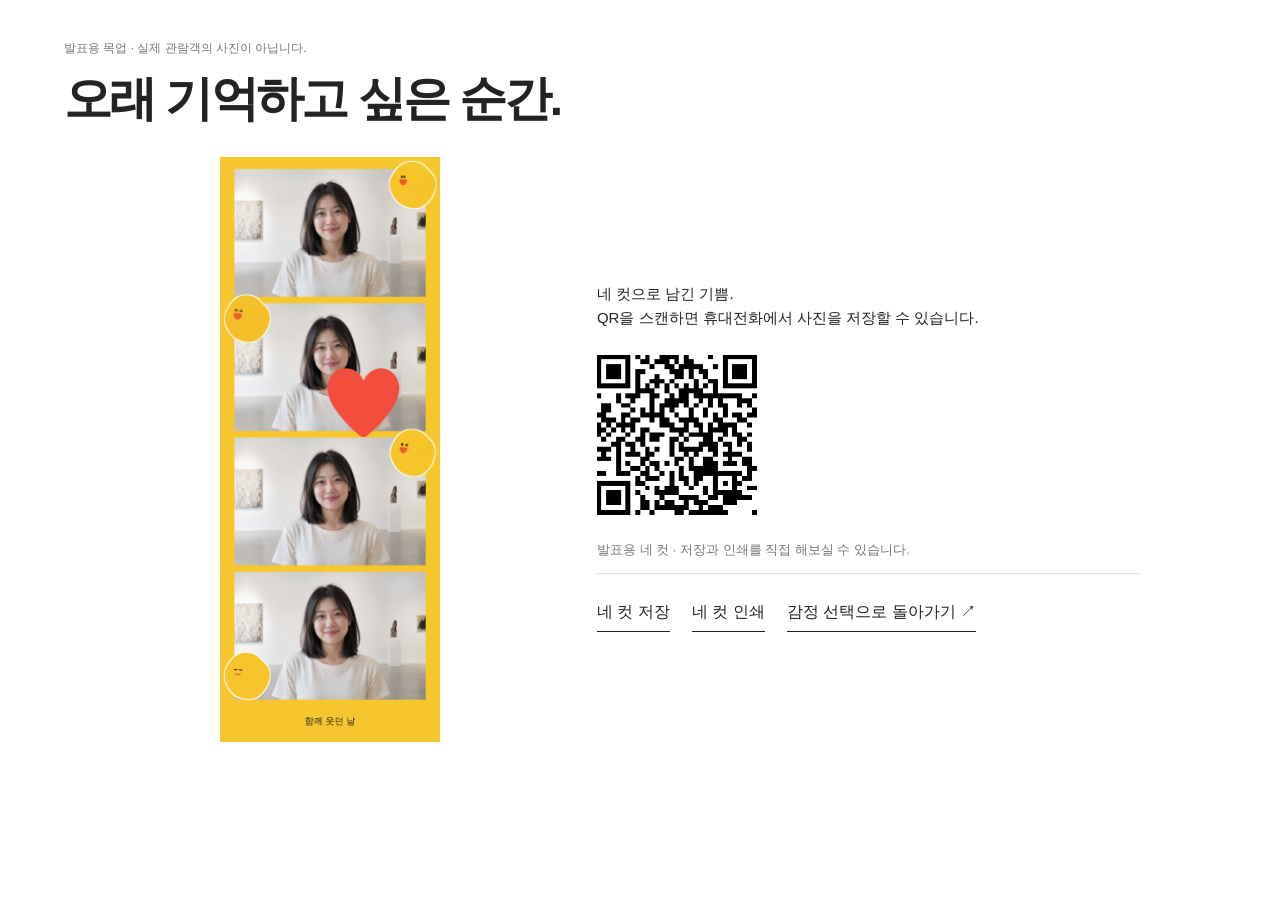
<file: joy-demo-result.html>
<!doctype html>
<html lang="ko">
<head>
  <meta charset="utf-8">
  <meta name="viewport" content="width=device-width,initial-scale=1">
  <meta name="robots" content="noindex,nofollow">
  <title>희 · 발표용 기쁨의 기록</title>
  <style>
    *{box-sizing:border-box}body{margin:0;background:#fff;color:#252321;font-family:Arial,sans-serif;padding:28px 5vw}h1{font-size:clamp(26px,4vw,48px);letter-spacing:-.055em;margin:12px 0 28px;line-height:1.25}.note{font-size:12px;color:#777}.layout{display:grid;grid-template-columns:minmax(150px,.7fr) minmax(260px,1fr);gap:6vw;align-items:center;max-width:1000px;margin:auto}.photo{display:block;max-height:65vh;max-width:100%;width:auto;margin:auto}.details p{font-size:15px;line-height:1.65}#qr{margin:24px 0}#qr img,#qr canvas{width:160px;height:160px}.actions{display:flex;flex-wrap:wrap;gap:22px;border-top:1px solid #ddd;padding-top:20px}a,button{font:inherit;color:inherit;background:none;border:0;border-bottom:1px solid;padding:8px 0;cursor:pointer;text-decoration:none}button:disabled{opacity:.4;cursor:wait}[hidden]{display:none!important}#status{font-size:13px;color:#777}.photo:not([src]){display:none}@media(max-width:600px){.layout{grid-template-columns:1fr}.photo{max-height:54vh}.details{text-align:center}#qr{display:flex;justify-content:center}.actions{justify-content:center}}@media print{@page{size:2in 6in;margin:0}body{padding:0}h1,.note,.details{display:none}.layout{display:block}.photo{width:100%;max-width:none;max-height:none;height:auto}}
  </style>
  <script src="joy-artwork.js" defer></script>
  <script src="qrcode.min.js" defer></script>
  <script src="joy-demo-result.js" defer></script>
</head>
<body>
  <p class="note">발표용 목업 · 실제 관람객의 사진이 아닙니다.</p>
  <h1>오래 기억하고 싶은 순간.</h1>
  <main class="layout">
    <img class="photo" id="demo-photo" alt="함께 웃던 날을 담은 발표용 네 컷">
    <section class="details">
      <p>네 컷으로 남긴 기쁨.<br>QR을 스캔하면 휴대전화에서 사진을 저장할 수 있습니다.</p>
      <div id="qr" aria-label="발표용 네 컷 저장 화면 QR"></div>
      <p id="status" role="status">목업 결과를 준비하고 있습니다.</p>
      <div class="actions">
        <a id="save" hidden download="joy-presentation-fourcut.png">네 컷 저장</a>
        <button id="print" disabled>네 컷 인쇄</button>
        <a href="Home.html" target="_top">감정 선택으로 돌아가기 ↗</a>
      </div>
    </section>
  </main>
</body>
</html>
</file>
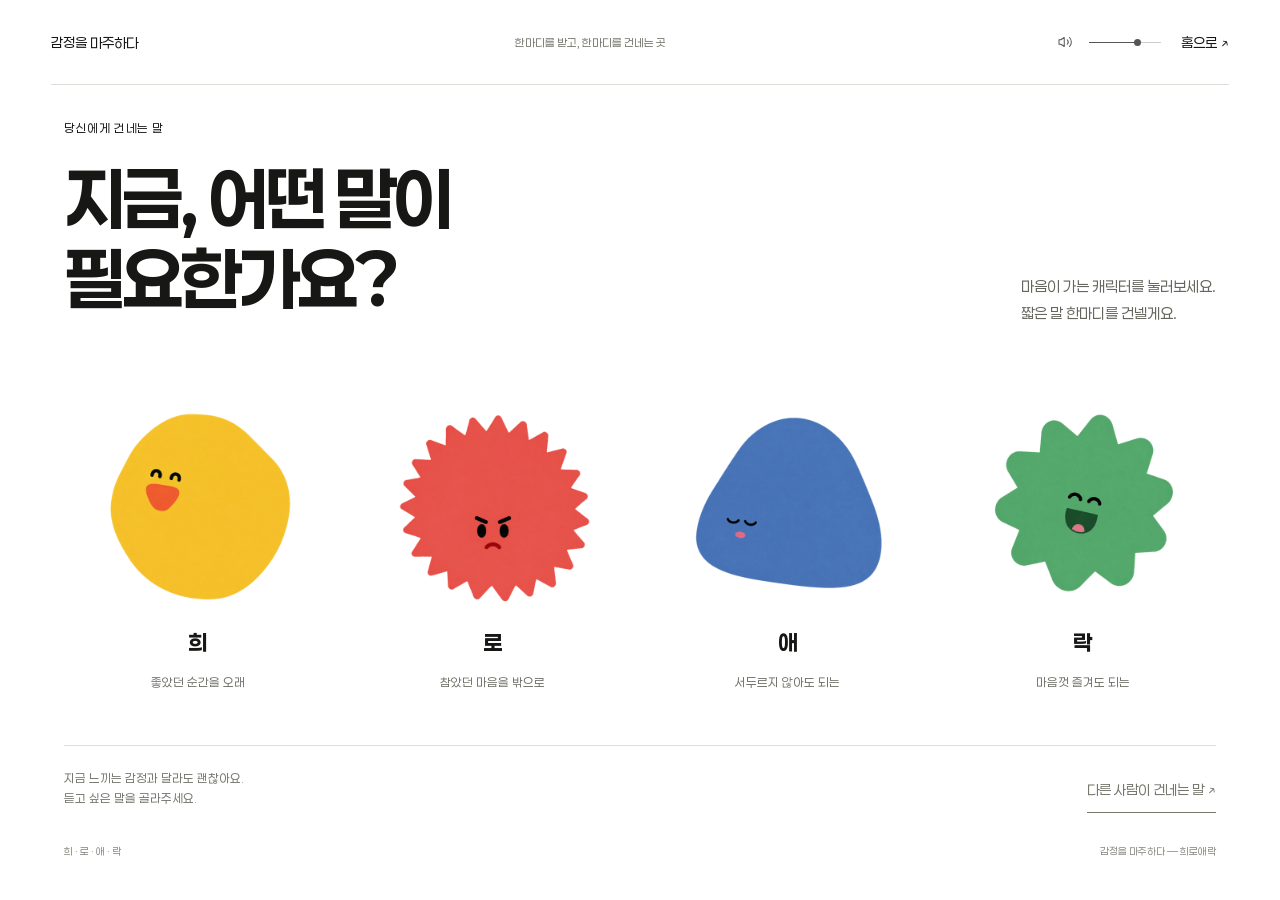
<file: messages.html>
<!doctype html>
<html lang="ko">
<head>
<meta charset="utf-8">
<meta name="viewport" content="width=device-width,initial-scale=1">
<title>당신에게 건네는 말 — 희로애락</title>
<style>
@font-face{font-family:Paper;src:url('assets/fonts/Paperlogy-4Regular.woff2')}@font-face{font-family:Paper;src:url('assets/fonts/Paperlogy-7Bold.woff2');font-weight:700}
:root{--ink:#171715;--accent:#f9c625;--wash:#fff4bc}*{box-sizing:border-box}body{margin:0;background:#fff;color:var(--ink);font-family:Paper,sans-serif}button,input,textarea{font:inherit}button,a{-webkit-tap-highlight-color:transparent}button{color:inherit;cursor:pointer}button:disabled{cursor:default;opacity:.35}button:focus-visible,a:focus-visible,textarea:focus-visible{outline:2px solid #151515;outline-offset:6px}header{margin:0 4vw;padding:27px 0;display:flex;justify-content:space-between;align-items:center;border-bottom:1px solid #deded9;font-size:14px}header a{color:inherit;text-decoration:none}header span{font-size:11px;color:#74746c}main{max-width:1500px;margin:auto;padding:60px 5vw 30px}section[hidden]{display:none}.eyebrow{font-size:12px;margin:0 0 24px;letter-spacing:.05em}h1,h2,p{margin-top:0}h1,h2{font-weight:700;letter-spacing:-.055em;line-height:1.13;font-size:clamp(42px,5.5vw,82px);margin-bottom:24px}.sub{font-size:15px;line-height:1.8;color:#66665f}.select-top{display:flex;justify-content:space-between;gap:32px}.select-top .sub{max-width:240px;align-self:end}.characters{display:grid;grid-template-columns:repeat(4,1fr);gap:28px;margin:42px 0 36px}.character{border:0;background:none;padding:20px 8px;display:flex;flex-direction:column;align-items:center;gap:20px}.character img{width:100%;max-width:205px;height:205px;object-fit:contain;transition:transform .35s}.character:hover img{transform:translateY(-10px) rotate(-4deg)}.character strong{font-size:22px}.character small{font-size:12px;color:#73736c}.bottom-note{border-top:1px solid #deded9;padding-top:22px;display:flex;justify-content:space-between;gap:25px;color:#77776f;font-size:12px;line-height:1.7}.text-button{background:none;border:0;border-bottom:1px solid currentColor;padding:10px 0;min-height:44px;font-size:14px;text-decoration:none;color:inherit}.letter-layout{display:grid;grid-template-columns:.8fr 1.2fr;gap:7vw;min-height:590px}.letter-menu{display:grid;grid-template-columns:repeat(4,1fr);gap:8px;margin-top:50px}.mini{border:0;background:none;padding:10px 5px;opacity:.4;min-height:72px}.mini img{width:48px;height:48px;object-fit:contain;display:block;margin:0 auto 10px}.mini[aria-pressed=true]{opacity:1;border-bottom:3px solid var(--accent)}.paper{background:var(--wash);padding:36px 38px;min-height:465px;display:flex;flex-direction:column;position:relative;animation:arrive .5s ease-out}.paper .to{font-size:13px}.message{font-size:clamp(25px,3vw,43px);line-height:1.55;letter-spacing:-.045em;font-weight:700;max-width:490px;margin:auto 0;white-space:pre-line;padding:38px 0}.paper img{height:64px;width:64px;object-fit:contain;align-self:flex-end}.paper-footer{display:flex;justify-content:space-between;align-items:center;gap:20px;margin-top:18px}.quiet{font-size:12px;color:#71716b;line-height:1.7}.letter-left>.text-button{margin-top:40px}.wall-head{display:flex;justify-content:space-between;align-items:start;gap:25px}.wall-head h2{font-size:clamp(42px,5vw,72px)}.wall{min-height:390px;display:grid;grid-template-columns:1fr 1.4fr 1fr;gap:35px 50px;padding:30px 0 45px;align-items:center}.quote{margin:0;font-size:18px;line-height:1.65;letter-spacing:-.025em;overflow-wrap:anywhere}.quote:before{content:'';display:block;width:9px;height:9px;background:var(--dot);border-radius:50%;margin-bottom:15px}.quote.featured{font-size:clamp(25px,3vw,40px);font-weight:700}.quote small{display:block;color:#85857d;font-size:10px;font-weight:400;margin-top:15px}.compose{border-top:1px solid #d8d8d2;display:grid;grid-template-columns:1fr 1.6fr;gap:45px;padding-top:28px}.compose h3{font-size:21px;letter-spacing:-.035em}textarea{resize:vertical;width:100%;min-height:105px;border:0;border-bottom:1px solid #777;background:#fafaf7;padding:16px;line-height:1.6;border-radius:0}.form-bottom{display:flex;align-items:center;justify-content:space-between;font-size:11px;color:#777}.form-bottom button{color:#171715}#status{min-height:24px;margin:8px 0;font-size:12px;line-height:1.6}footer{padding:28px 5vw;color:#888880;font-size:10px;display:flex;justify-content:space-between;gap:20px}.enter{animation:arrive .5s ease-out}@keyframes arrive{from{opacity:0;transform:translateY(12px)}to{opacity:1;transform:translateY(0)}}
@media(max-width:700px){header{padding:20px 0}header span{display:none}main{padding-top:35px}.select-top{display:block}.select-top .sub{max-width:none}.characters{grid-template-columns:repeat(2,1fr);gap:12px;margin-top:20px}.character{gap:10px}.character img{height:125px}.character small{font-size:11px}.bottom-note{display:block}.letter-layout{grid-template-columns:1fr;gap:25px}.letter-menu{margin-top:20px;max-width:320px}.letter-left>.text-button{margin-top:12px}.paper{min-height:350px;padding:25px}.paper-footer{gap:12px}.wall-head{display:block}.wall{grid-template-columns:1fr 1fr;gap:30px 25px;min-height:0}.quote{font-size:15px}.quote.featured{grid-column:1/-1;grid-row:1}.compose{grid-template-columns:1fr;gap:10px}.compose h3{margin-bottom:10px}footer{line-height:1.6}.bottom-note .text-button{margin-top:12px}}@media(prefers-reduced-motion:reduce){*{animation:none!important;transition:none!important}.character:hover img{transform:none}}
/* Keep the writing controls within reach without clipping longer contributions. */
html{overflow-y:auto;scroll-padding-bottom:24px}
main,section,.letter-layout>*,.wall-head>*,.compose>*{min-width:0}
h1,h2,.message,.quote{word-break:keep-all;overflow-wrap:anywhere}
.quote.featured{white-space:pre-line;line-height:1.4;font-size:clamp(24px,2.5vw,36px)}
.wall{grid-template-columns:minmax(0,1fr) minmax(0,1.6fr) minmax(0,1fr);min-height:0;gap:24px 38px;padding:20px 0 26px}
.quote small{margin-top:8px}
.quote:before{margin-bottom:10px}
.compose{padding-top:20px;gap:28px}
.compose h3{margin-bottom:12px}
.compose .quiet{margin-bottom:10px}
.compose label{display:block;margin-bottom:8px}
textarea{min-height:76px;height:76px;max-width:100%;scroll-margin-bottom:100px}
#status:empty{display:none}
@media(min-width:701px){
  main{padding-top:clamp(22px,4vh,48px);padding-bottom:16px}
  header{padding-top:20px;padding-bottom:20px}
  .wall-head h2{font-size:clamp(38px,4.5vw,64px);margin-bottom:16px}
  #shared .eyebrow{margin-bottom:14px}
  #shared>.quiet{margin-bottom:12px}
  footer{padding-top:16px;padding-bottom:16px}
}
@media(min-width:701px) and (max-height:800px){
  main{padding-top:22px}
  .wall{gap:16px 30px;padding:14px 0 20px}
  .quote{font-size:16px}
  .quote.featured{font-size:clamp(23px,2.3vw,30px)}
  .wall-head h2{font-size:44px;margin-bottom:12px}
  .compose{padding-top:14px}
  .letter-layout{min-height:0}
  .paper{min-height:360px}
  .letter-menu{margin-top:24px}
  .character img{height:150px}
  .characters{margin:24px 0}
}
@media(max-width:700px){
  .wall{grid-template-columns:repeat(2,minmax(0,1fr));gap:24px 20px}
  .quote.featured{grid-column:1/-1;font-size:27px}
  .wall-head .text-button{margin-bottom:18px}
  .compose{gap:12px}
  textarea{min-height:100px;height:100px}
}
</style>
<style>
header{flex-wrap:wrap;gap:12px 24px}
.header-actions{display:flex;align-items:center;gap:20px;flex-shrink:0}
header .sound-controls{position:static;inset:auto;z-index:auto;flex-shrink:0}
@media(max-width:900px){header>span{display:none}}
@media(max-width:420px){header{gap:8px}header .header-actions{width:100%;justify-content:flex-end;gap:16px}header .sound-controls{margin-right:auto}}
</style>
</head>
<body>
<header><a href="Home.html">감정을 마주하다</a><span>한마디를 받고, 한마디를 건네는 곳</span><div class="header-actions"><a href="Home.html">홈으로 ↗</a></div></header>
<main>
<section id="choose" aria-labelledby="choose-title">
<p class="eyebrow">당신에게 건네는 말</p><div class="select-top"><h1 id="choose-title" tabindex="-1">지금, 어떤 말이<br>필요한가요?</h1><p class="sub">마음이 가는 캐릭터를 눌러보세요.<br>짧은 말 한마디를 건넬게요.</p></div>
<div class="characters" id="characters"></div>
<div class="bottom-note"><span>지금 느끼는 감정과 달라도 괜찮아요.<br>듣고 싶은 말을 골라주세요.</span><button class="text-button" id="visit-wall">다른 사람이 건네는 말 ↗</button></div>
</section>
<section id="letter" hidden aria-labelledby="letter-title">
<div class="letter-layout"><div class="letter-left"><p class="eyebrow">당신에게 온 한마디</p><h2 id="letter-title" tabindex="-1">당신에게<br>건네는 말.</h2><p class="sub">잠깐 머물러도 좋아요.<br>이 말이 오늘 곁에 남기를.</p><div class="letter-menu" id="letter-menu" aria-label="다른 감정 선택"></div><button class="text-button" id="back-choose">← 캐릭터 다시 고르기</button></div><div><article class="paper" id="paper"><span class="to" id="sender"></span><p class="message" id="message" aria-live="polite"></p><img id="letter-character" alt=""></article><div class="paper-footer"><button class="text-button" id="another">다른 한마디 ↻</button><button class="text-button" id="to-wall">나도 한마디 남기기 ↗</button></div><p class="quiet" style="margin-top:18px">말을 남기지 않고 돌아가셔도 괜찮아요.</p></div></div>
</section>
<section id="shared" hidden aria-labelledby="wall-title"><div class="wall-head"><div><p class="eyebrow">서로에게 남기는 말</p><h2 id="wall-title" tabindex="-1">우리가 건네는 말.</h2></div><button class="text-button" id="back-letter">← 내 한마디로 돌아가기</button></div><p class="quiet">이 기기에 남겨진 최근 한마디입니다.</p><div class="wall" id="wall"></div><div class="compose"><div><h3>다음 사람에게 건네고 싶은 말</h3><p class="quiet">이름이나 연락처 없이, 짧은 한마디만 남겨주세요.<br>남긴 말·선택한 감정·작성 시각·익명 연결 식별자는 Firebase 서버에 보관되며 관리자만 조회합니다.<br>이 기기에는 최근 5개가 표시됩니다. 개인정보는 적지 말아주세요.</p></div><form id="form"><label for="words" class="quiet">나의 한마디</label><textarea id="words" maxlength="80" placeholder="오늘의 누군가에게 건네고 싶은 말" required></textarea><div class="form-bottom"><span id="count">0 / 80</span><button class="text-button" type="submit">한마디 남기기 ↗</button></div><p id="status" role="status"></p><button class="text-button" id="clear" type="button" hidden>이 기기의 기록만 지우기</button></form></div></section>
</main><footer><span>희 · 로 · 애 · 락</span><span>감정을 마주하다 — 희로애락</span></footer>
<script src="message-moderation.js"></script>
<script src="exhibition-sound.js" defer></script>
<script src="message-audio.js" defer></script>
<script src="message-cloud.js"></script>
<script>
(() => {
  const asset='assets/characters/';
  const emotions=[
    {id:'joy',name:'희',hint:'좋았던 순간을 오래',color:'#f9c625',wash:'#fff3b8',words:['오늘 좋았던 일,\n오래 기억해도 좋아요.','작은 기쁨이라고\n작게 말하지 않아도 돼요.','좋아하는 마음을\n조금 더 드러내도 좋아요.','오늘의 웃음을\n내일의 나에게 남겨주세요.']},
    {id:'anger',name:'로',hint:'참았던 마음을 밖으로',color:'#f34f46',wash:'#ffe3de',words:['싫었던 건 싫었다고\n말해도 괜찮아요.','참았다는 이유로\n괜찮았던 일이 되지는 않아요.','지금 바로 답하지 않고\n잠깐 떨어져 있어도 돼요.','내 마음에도\n지켜야 할 선이 있어요.']},
    {id:'sorrow',name:'애',hint:'서두르지 않아도 되는',color:'#477dbd',wash:'#e3edf9',words:['지금은 괜찮지 않아도\n괜찮아요.','말이 나오지 않는 날엔\n가만히 있어도 좋아요.','그리운 마음을\n서둘러 정리하지 않아도 돼요.','오늘 해야 할 일을\n조금 줄여도 괜찮아요.']},
    {id:'pleasure',name:'락',hint:'마음껏 즐겨도 되는',color:'#4ba768',wash:'#e3f2df',words:['즐거운 순간에\n꼭 이유가 있어야 하는 건 아니에요.','잘하지 않아도\n재미있으면 된 순간이 있어요.','남의 박자 말고\n내 박자로 움직여보세요.','웃음이 나는 쪽으로\n조금 더 가봐도 좋아요.']}
  ];
  const $=id=>document.getElementById(id);let selected=0,last=[-1,-1,-1,-1];
  function show(id){for(const name of ['choose','letter','shared'])$(name).hidden=name!==id;$(id).classList.remove('enter');void $(id).offsetWidth;$(id).classList.add('enter');$(id).querySelector('h1,h2').focus({preventScroll:true});window.scrollTo({top:0,behavior:'instant'});}
  function read(){try{const a=JSON.parse(localStorage.getItem('heeroaerak-words-v1')||'[]');return Array.isArray(a)?a.filter(x=>typeof x==='string').slice(-5):[]}catch{return []}}
  function renderLetter(index){selected=index;const e=emotions[index];let options=e.words.map((_,i)=>i).filter(i=>i!==last[index]);last[index]=options[Math.floor(Math.random()*options.length)];document.documentElement.style.setProperty('--accent',e.color);document.documentElement.style.setProperty('--wash',e.wash);$('sender').textContent=e.name+'가 당신에게';$('message').textContent=e.words[last[index]];$('letter-character').src=asset+e.id+'.webp';document.querySelectorAll('.mini').forEach((b,i)=>b.setAttribute('aria-pressed',String(i===index)));show('letter');}
  emotions.forEach((e,i)=>{const b=document.createElement('button');b.type='button';b.className='character';const img=document.createElement('img');img.src=asset+e.id+'.webp';img.alt='';const name=document.createElement('strong');name.textContent=e.name;const hint=document.createElement('small');hint.textContent=e.hint;b.append(img,name,hint);b.setAttribute('aria-label',e.name+'의 한마디 받기');b.onclick=()=>renderLetter(i);$('characters').append(b);const mini=document.createElement('button');mini.type='button';mini.className='mini';mini.setAttribute('aria-label',e.name+'의 한마디');mini.setAttribute('aria-pressed','false');const icon=img.cloneNode();mini.append(icon,document.createTextNode(e.name));mini.onclick=()=>renderLetter(i);$('letter-menu').append(mini);});
  function renderWall(){const wall=$('wall');wall.replaceChildren();if(!read().length){const empty=document.createElement('p');empty.className='quiet';empty.textContent='첫 한마디를 남겨주세요.';wall.append(empty)}for(const text of read())addQuote(text,selected,false,'이 기기에 남긴 말');$('clear').hidden=read().length===0;function addQuote(t,c,big,label){const q=document.createElement('blockquote');q.className='quote'+(big?' featured':'');q.style.setProperty('--dot',emotions[c].color);q.append(document.createTextNode(t));const small=document.createElement('small');small.textContent=label;q.append(small);wall.append(q);}}
  function openWall(){renderWall();show('shared')}
  $('another').onclick=()=>renderLetter(selected);$('back-choose').onclick=()=>show('choose');$('to-wall').onclick=openWall;$('visit-wall').onclick=openWall;$('back-letter').onclick=()=>{if(last[selected]<0)renderLetter(selected);else show('letter')};
  $('words').oninput=()=>{$('count').textContent=$('words').value.length+' / 80';$('status').textContent=''};
  let saving=false, pending=null;
  $('form').onsubmit=async event=>{
    event.preventDefault();
    if(saving)return;
    const text=$('words').value.trim(),emotion=emotions[selected].id;
    if(!text || text.length>80){$('status').textContent='1~80자로 남기고 싶은 말을 적어주세요.';return}
    if(!window.MessageModeration){$('status').textContent='문구 검사를 불러오지 못했습니다. 새로고침 후 다시 시도해 주세요.';return}
    if(MessageModeration.blocked(text)){$('status').textContent=MessageModeration.notice;$('words').focus();return}
    if(!pending || pending.text!==text || pending.emotion!==emotion){
      const bytes=crypto.getRandomValues(new Uint8Array(16));
      pending={id:Array.from(bytes,b=>b.toString(16).padStart(2,'0')).join(''),text,emotion};
    }
    saving=true;
    const button=$('form').querySelector('[type="submit"]');
    button.disabled=true;button.textContent='서버에 남기는 중…';$('words').readOnly=true;
    $('status').textContent='저장이 끝날 때까지 잠시 기다려주세요.';
    try{
      await MessageCloud.save(pending);
      let localSaved=true;
      try{localStorage.setItem('heeroaerak-words-v1',JSON.stringify([...read(),text].slice(-5)))}catch{localSaved=false}
      pending=null;$('words').value='';$('count').textContent='0 / 80';renderWall();
      $('status').textContent=localSaved?'서버에 보관했습니다. 이 기기에는 최근 5개가 남습니다.':'서버에 보관했습니다. 브라우저 저장은 제한되어 있습니다.';
    }catch{
      $('status').textContent='서버 저장 완료를 확인하지 못했습니다. 글은 그대로 두었습니다. 인터넷 연결을 확인해 주세요.';
    }finally{
      saving=false;button.disabled=false;button.textContent='한마디 남기기 ↗';$('words').readOnly=false;
    }
  };
  $('clear').onclick=()=>{try{localStorage.removeItem('heeroaerak-words-v1');renderWall();$('status').textContent='이 기기의 표시 기록을 지웠습니다. 서버에 보관된 글은 유지됩니다.'}catch{$('status').textContent='저장 공간에 접근하지 못했습니다.'}};
})();
</script>
<script src="exhibition-idle.js"></script>
</body>
</html>
</file>
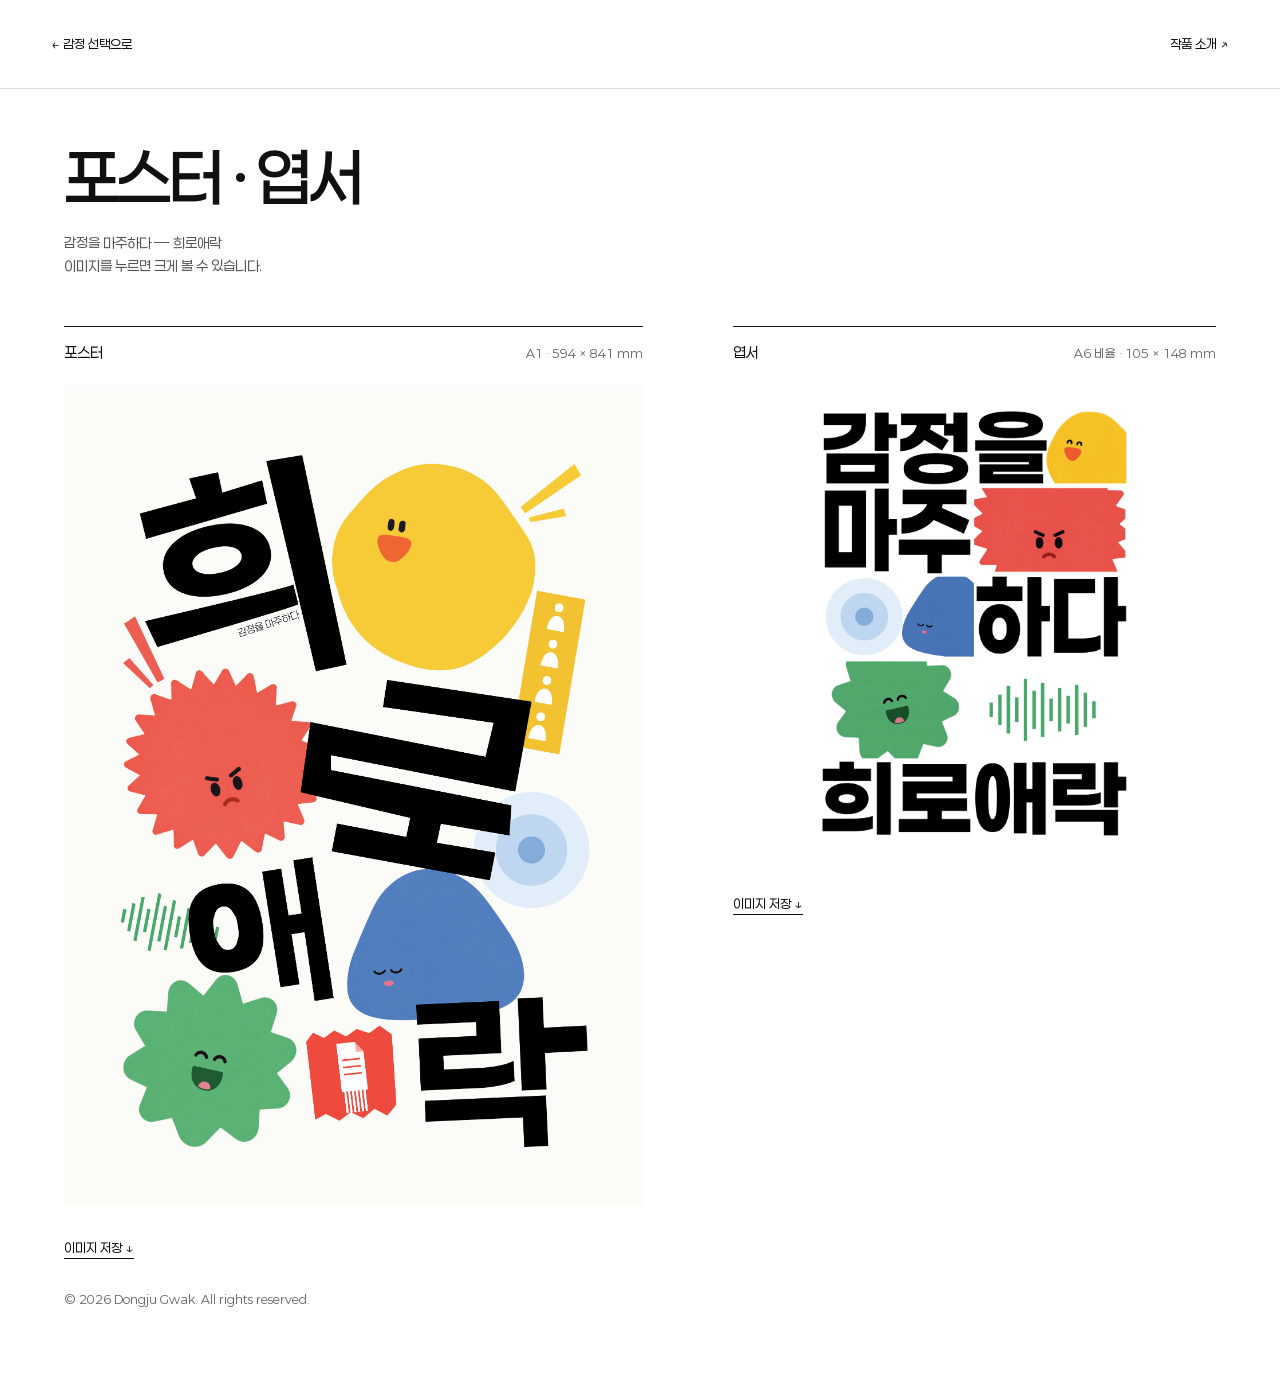
<file: prints.html>
<!doctype html>
<html lang="ko">
<head>
  <meta charset="utf-8">
  <meta name="viewport" content="width=device-width,initial-scale=1">
  <title>포스터 · 엽서 — 감정을 마주하다</title>
  <style>
    @font-face{font-family:Paperlogy;src:url('assets/fonts/Paperlogy-4Regular.woff2') format('woff2');font-weight:400;font-display:swap}
    @font-face{font-family:Paperlogy;src:url('assets/fonts/Paperlogy-5Medium.woff2') format('woff2');font-weight:500;font-display:swap}
    *{box-sizing:border-box}body{margin:0;background:#fff;color:#101010;font-family:Paperlogy,sans-serif}a{color:inherit;text-underline-offset:5px}header{display:flex;justify-content:space-between;align-items:center;padding:24px 4vw;border-bottom:1px solid #ddd}header a{text-decoration:none;padding:12px 0;font-size:13px}main{max-width:1440px;margin:auto;padding:52px 5vw 80px}h1{font-size:clamp(32px,5vw,64px);font-weight:500;letter-spacing:-.06em;line-height:1.15;margin:0 0 16px}.intro{font-size:14px;line-height:1.7;color:#555;margin-bottom:48px}.works{display:grid;grid-template-columns:1.2fr 1fr;align-items:start;gap:7vw}figure{margin:0}figcaption{display:flex;align-items:baseline;justify-content:space-between;border-top:1px solid #111;padding:16px 0 24px;font-size:15px}figcaption span{font-size:12px;color:#666}.art{display:block;width:100%;border:0;background:none;padding:0;cursor:zoom-in}.art img{display:block;width:100%;height:auto}.postcard .art{width:70%;margin:0 auto;aspect-ratio:105/148}.postcard img{width:100%;height:100%;object-fit:contain}.actions{display:flex;gap:24px;margin-top:24px;font-size:13px}.actions a{padding:10px 0}dialog{border:0;padding:60px 24px 24px;background:#fafafa;width:96vw;max-width:1500px;height:94dvh;max-height:94dvh}dialog::backdrop{background:rgba(0,0,0,.75)}dialog img{display:block;max-width:100%;height:100%;object-fit:contain;margin:auto}dialog button{position:absolute;right:20px;top:12px;border:0;background:none;font:inherit;padding:12px;cursor:pointer}a:focus-visible,button:focus-visible{outline:2px solid #111;outline-offset:5px}@media(max-width:650px){main{padding-top:32px}.works{grid-template-columns:1fr;gap:48px}.intro{margin-bottom:28px}.postcard .art{width:80%}dialog{padding:56px 12px 16px}}@media(prefers-reduced-motion:reduce){*{scroll-behavior:auto}}
  </style>
<link rel="stylesheet" href="copyright.css"></head>
<body>
  <header><a href="Home.html">← 감정 선택으로</a><a href="Info.html">작품 소개 ↗</a></header>
  <main>
    <h1>포스터 · 엽서</h1>
    <p class="intro">감정을 마주하다 — 희로애락<br>이미지를 누르면 크게 볼 수 있습니다.</p>
    <div class="works">
      <figure><figcaption>포스터 <span>A1 · 594 × 841 mm</span></figcaption><button class="art" data-image="assets/print-poster.png" aria-label="포스터 크게 보기"><img src="assets/print-poster.png" width="2021" height="2861" alt="희로애락 글자와 네 감정 캐릭터가 사선으로 배치된 포스터" decoding="async"></button><div class="actions"><a href="assets/print-poster.png" download="희로애락_포스터.png">이미지 저장 ↓</a></div></figure>
      <figure class="postcard"><figcaption>엽서 <span>A6 비율 · 105 × 148 mm</span></figcaption><button class="art" data-image="assets/print-postcard.png" aria-label="엽서 크게 보기"><img src="assets/print-postcard.png" width="2021" height="2861" alt="감정을 마주하다 타이포그래피와 네 감정 캐릭터를 배치한 엽서" loading="lazy" decoding="async"></button><div class="actions"><a href="assets/print-postcard.png" download="희로애락_엽서.png">이미지 저장 ↓</a></div></figure>
    </div>
    <footer class="site-copyright">© 2026 Dongju Gwak. All rights reserved.</footer>
  </main>
  <dialog aria-label="작품 크게 보기"><button type="button" autofocus>닫기 ×</button><img alt=""></dialog>
  <script>
    const viewer=document.querySelector('dialog'),large=viewer.querySelector('img');
    document.querySelectorAll('.art').forEach(button=>button.addEventListener('click',()=>{large.src=button.dataset.image;large.alt=button.querySelector('img').alt;viewer.showModal()}));
    viewer.querySelector('button').addEventListener('click',()=>viewer.close());
    viewer.addEventListener('click',event=>{if(event.target===viewer)viewer.close()});
  </script>
</body>
</html>
</file>
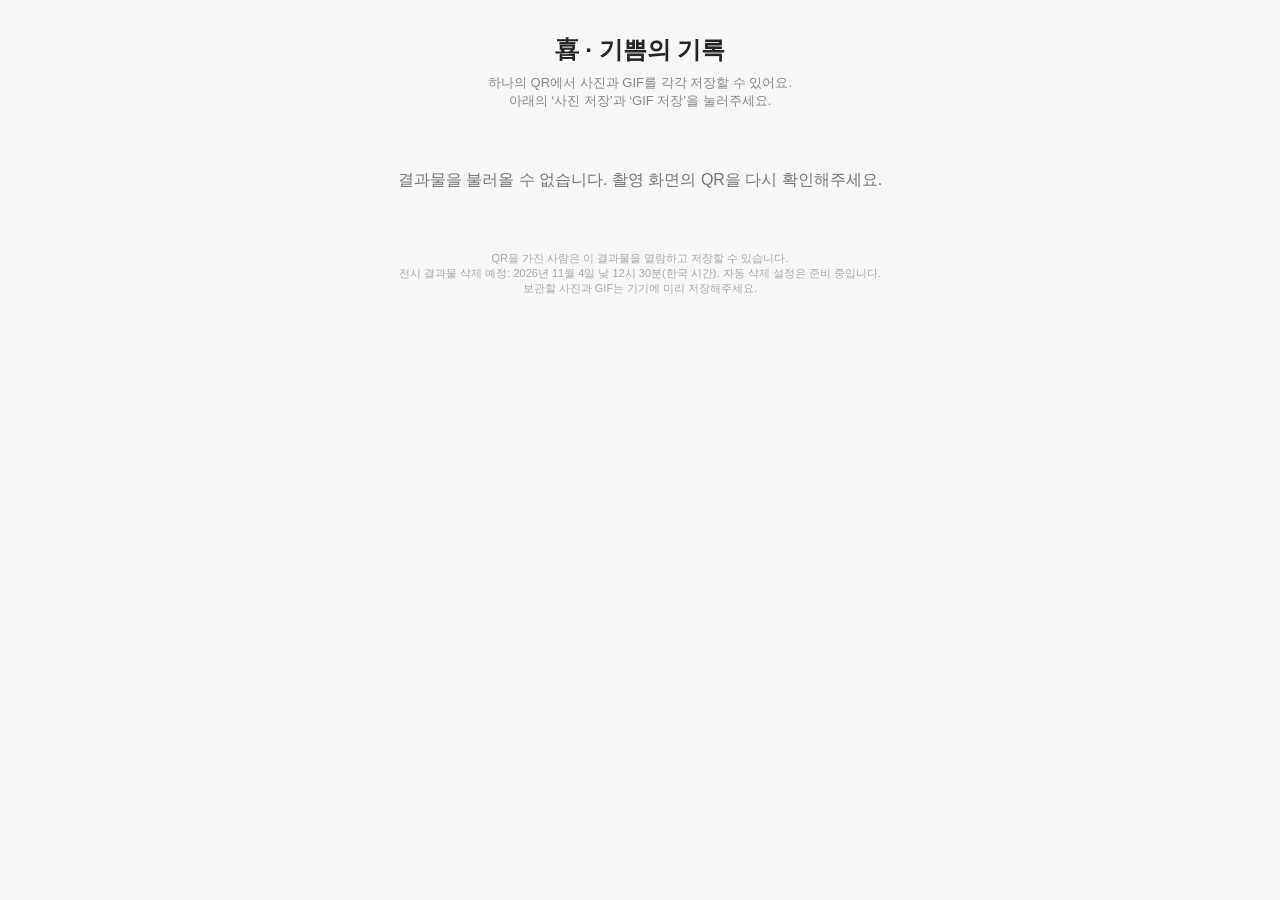
<file: result.html>
<!doctype html>
<html lang="ko">
  <head>
    <meta charset="UTF-8" />
    <meta name="viewport" content="width=device-width, initial-scale=1.0" />
    <meta name="referrer" content="no-referrer" />
    <meta name="robots" content="noindex, nofollow" />
    <title>喜 · 기쁨의 기록</title>
    <script src="navigation-click.js"></script>
    <style>*{box-sizing:border-box;}body{margin:0;min-height:100vh;padding:34px 18px 50px;background:#f6f7f8;color:#252525;font-family:-apple-system, BlinkMacSystemFont, 'Noto Sans KR', sans-serif;}main{width:min(760px, 100%);margin:auto;}header{text-align:center;margin-bottom:26px;}h1{margin:0;font-size:24px;font-weight:600;}header p{margin:8px 0 0;color:#888;font-size:13px;}.media-grid{display:grid;grid-template-columns:minmax(180px, 0.72fr) minmax(260px, 1.28fr);gap:18px;align-items:start;}.card{padding:14px;border:1px solid #eee;border-radius:20px;background:#fff;box-shadow:0 12px 35px rgba(0, 0, 0, 0.06);}.card img{display:block;width:100%;border-radius:12px;background:#f2f2f2;object-fit:contain;}.photo img{aspect-ratio:23/61;}.gif img{aspect-ratio:4/3;}h2{margin:12px 2px 8px;font-size:13px;font-weight:600;}button{width:100%;padding:12px;border:0;border-radius:12px;background:#ffd214;color:#443914;font-weight:700;font-size:13px;}.notice{display:none;margin:40px auto;padding:20px;text-align:center;color:#777;}footer{margin-top:22px;color:#aaa;font-size:11px;text-align:center;}@media (max-width: 620px){.media-grid{grid-template-columns:1fr;}.photo{width:min(290px, 100%);margin:auto;}}</style>
  </head>
  <body>
    <main>
      <header
        ><h1>喜 · 기쁨의 기록</h1
        ><p>하나의 QR에서 사진과 GIF를 각각 저장할 수 있어요.<br />아래의 ‘사진 저장’과 ‘GIF 저장’을 눌러주세요.</p></header
      >
      <section class="media-grid" id="media-grid">
        <article class="card photo"
          ><img id="photo" alt="기쁨의 네 컷" /><h2>기쁨의 네 컷</h2
          ><button data-kind="photo">사진 저장</button></article
        >
        <article class="card gif"
          ><img id="gif" alt="기쁨의 움직이는 GIF" /><h2>움직이는 순간</h2
          ><button data-kind="gif">GIF 저장</button></article
        >
      </section>
      <div class="notice" id="notice" role="status"
        >결과물을 불러올 수 없습니다. 촬영 화면의 QR을 다시 확인해주세요.</div
      >
      <footer>QR을 가진 사람은 이 결과물을 열람하고 저장할 수 있습니다.<br />
        전시 결과물 삭제 예정: 2026년 11월 4일 낮 12시 30분(한국 시간). 자동 삭제 설정은 준비 중입니다.<br />
        보관할 사진과 GIF는 기기에 미리 저장해주세요.</footer>
    </main>
    <script>const params=new URLSearchParams(location.search);const media={photo:params.get("photo"),gif:params.get("gif")};const isAllowed=url=>{try{const parsed=new URL(url);return parsed.protocol==="https:"&&parsed.hostname==="firebasestorage.googleapis.com"&&parsed.pathname.startsWith("/v0/b/joyy-2c74e.firebasestorage.app/o/fourcuts%2F")}catch{return false}};if(!isAllowed(media.photo)){document.getElementById("media-grid").style.display="none";document.getElementById("notice").style.display="block"}else{document.getElementById("photo").src=media.photo;if(isAllowed(media.gif)){document.getElementById("gif").src=media.gif}else{document.querySelector(".gif").hidden=true}document.querySelectorAll(".card img").forEach(image=>image.addEventListener("error",()=>{document.getElementById("notice").style.display="block"}));document.querySelectorAll("button[data-kind]").forEach(button=>button.addEventListener("click",async()=>{const kind=button.dataset.kind;button.disabled=true;button.textContent="저장 준비 중…";try{const response=await fetch(media[kind]);if(!response.ok)throw new Error("download failed");const blob=await response.blob();const objectUrl=URL.createObjectURL(blob);const anchor=document.createElement("a");anchor.href=objectUrl;anchor.download=kind==="photo"?"joy-fourcut.png":"joy-moments.gif";anchor.click();setTimeout(()=>URL.revokeObjectURL(objectUrl),1e3)}catch{window.open(media[kind],"_blank","noopener")}finally{button.disabled=false;button.textContent=kind==="photo"?"사진 저장":"GIF 저장"}}))}</script>
  </body>
</html>
</file>
<file: copyright.css>
.site-copyright{margin:24px 0 0;font-size:12px;font-weight:400;line-height:1.6;letter-spacing:0;color:#666;}
.site-copyright--home{position:fixed;z-index:2;bottom:max(6px,env(safe-area-inset-bottom));left:18px;right:18px;margin:0;text-align:center;font-size:10px;pointer-events:none;}
@media(max-width:900px){.selection-copy{bottom:max(44px,calc(env(safe-area-inset-bottom) + 32px))!important;}}
</file>
